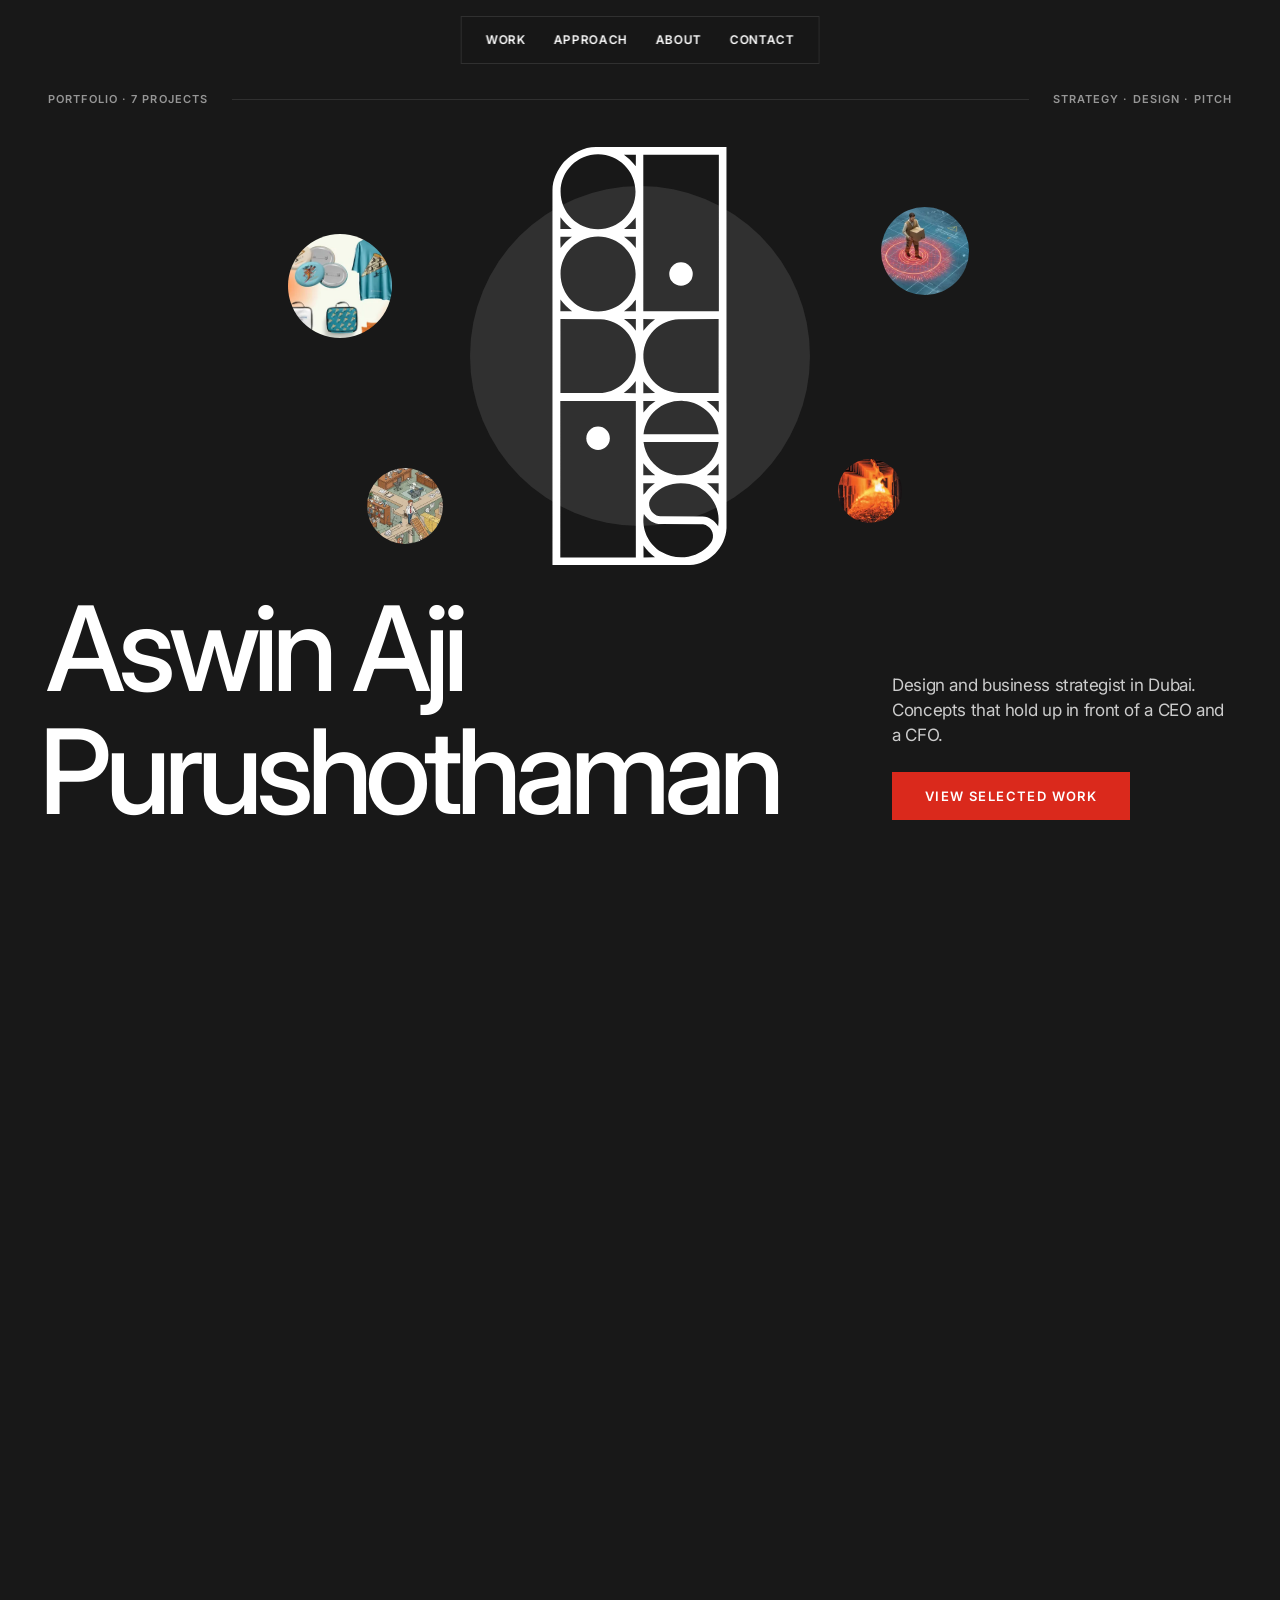
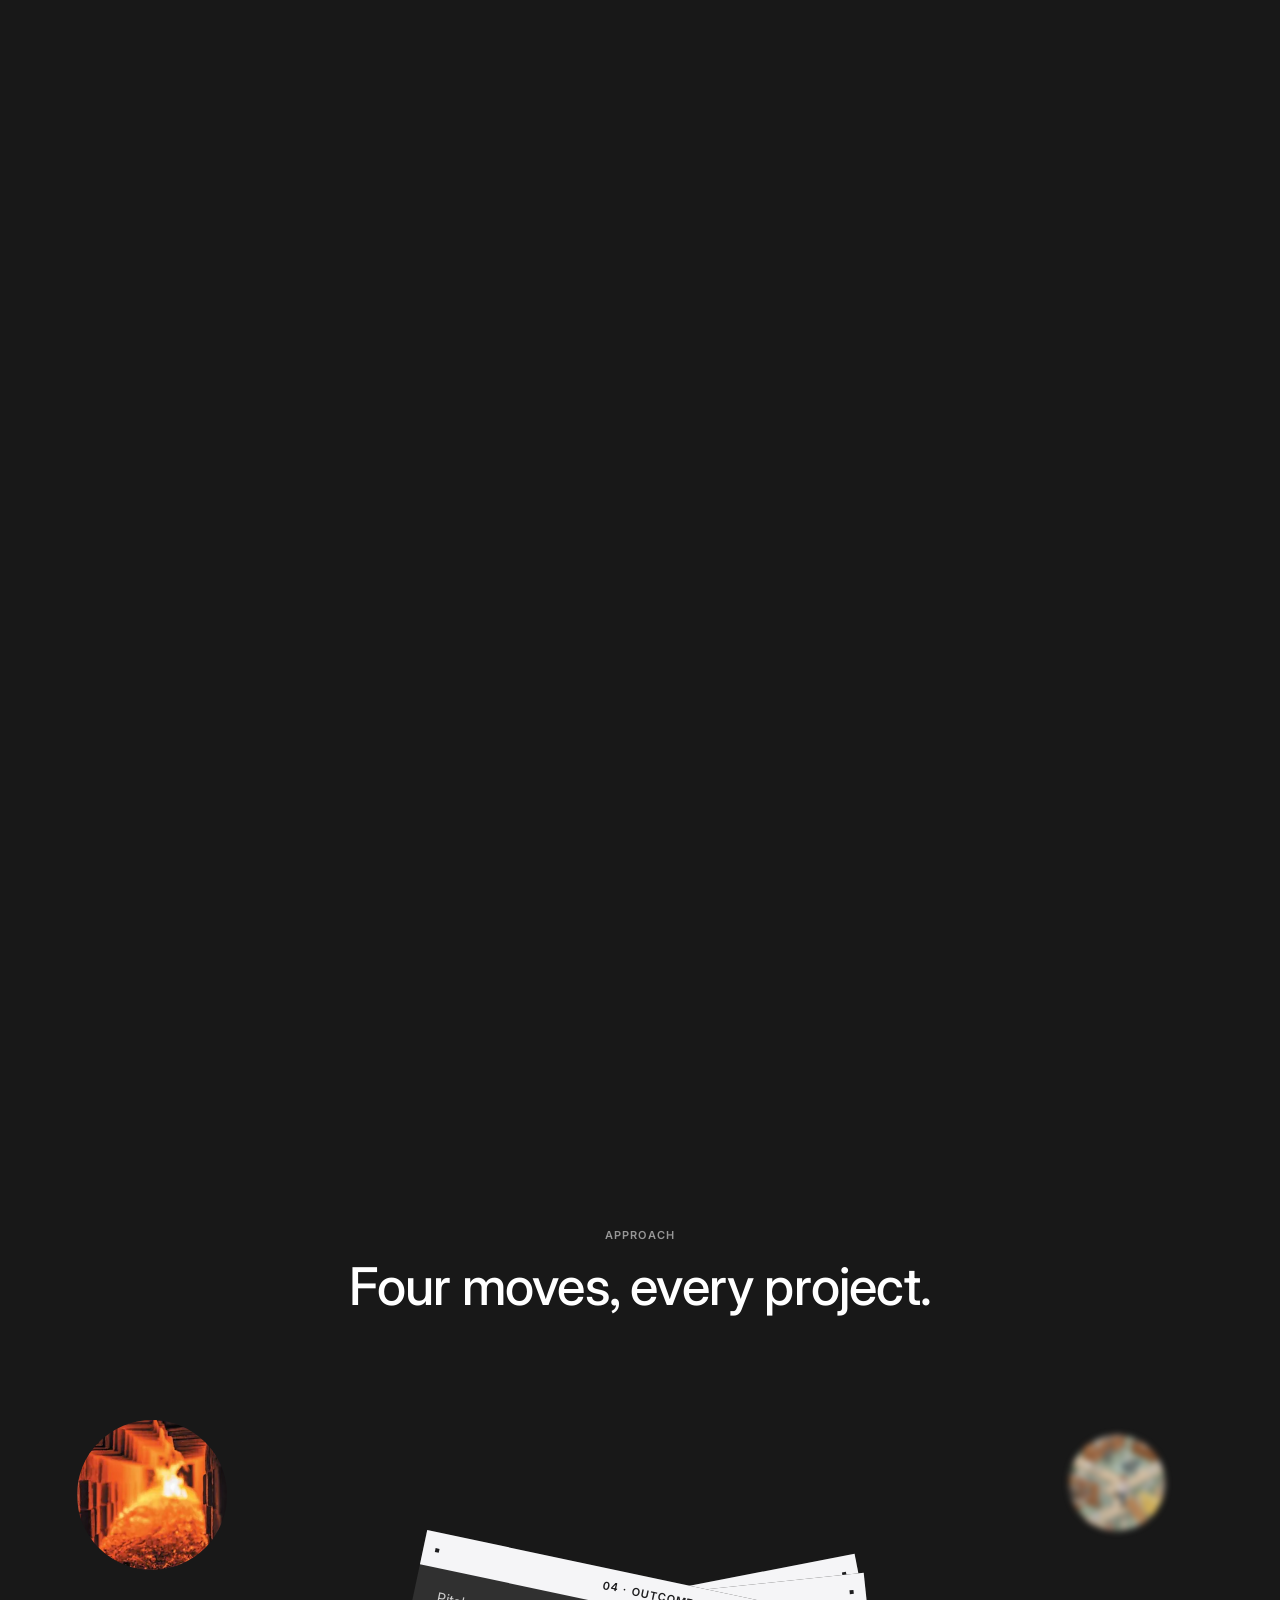
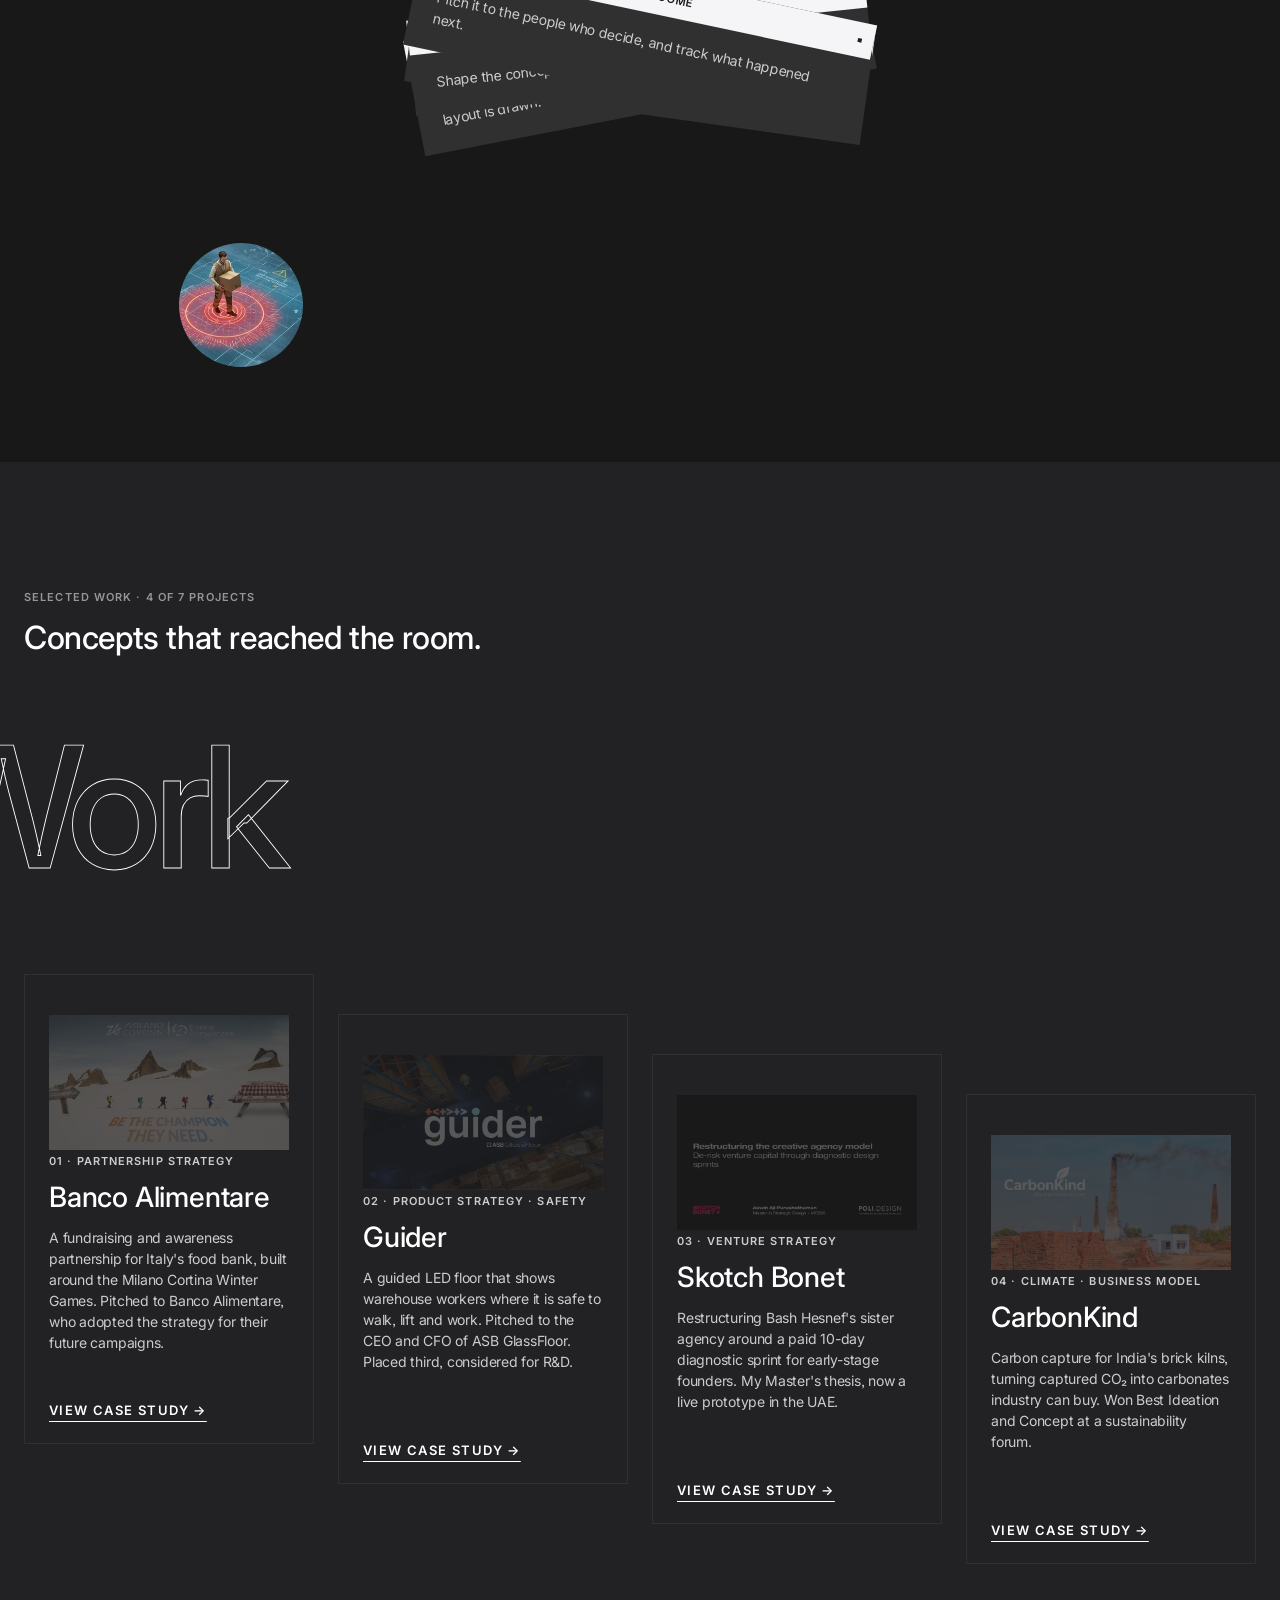
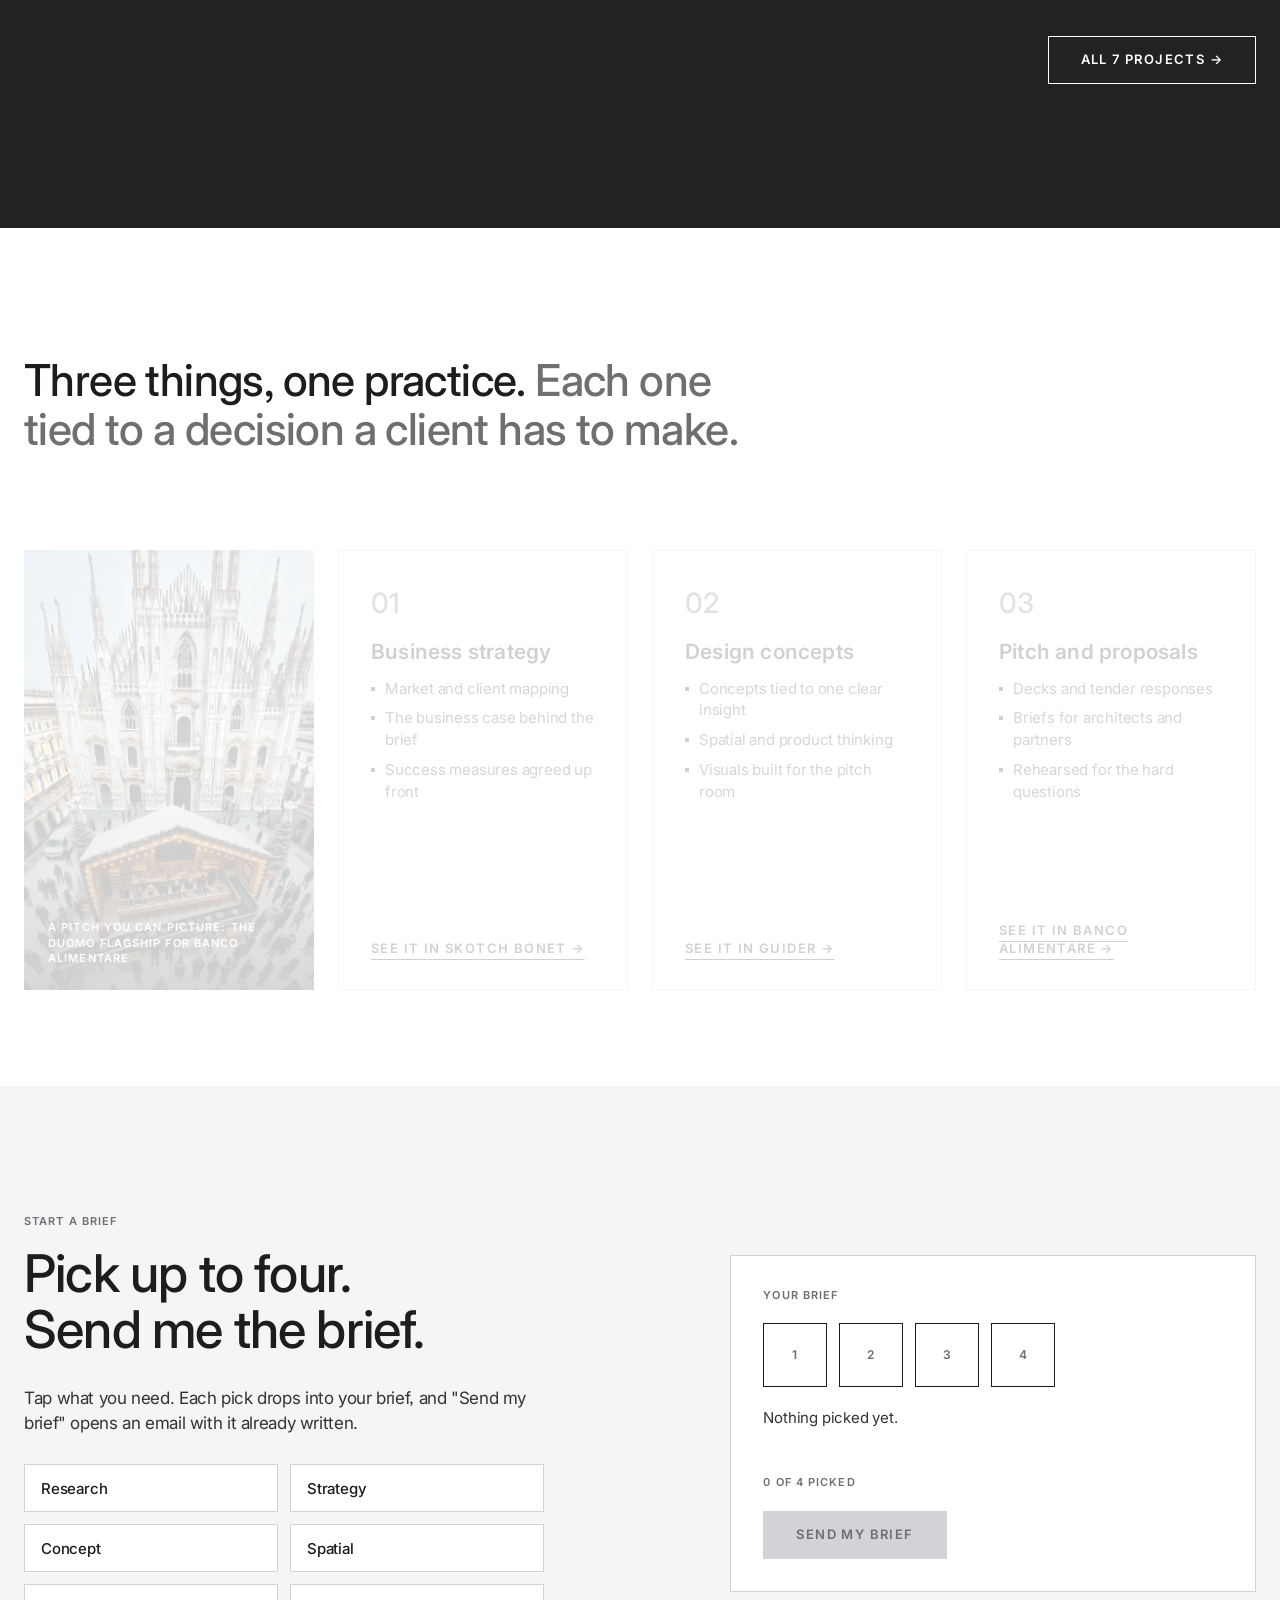
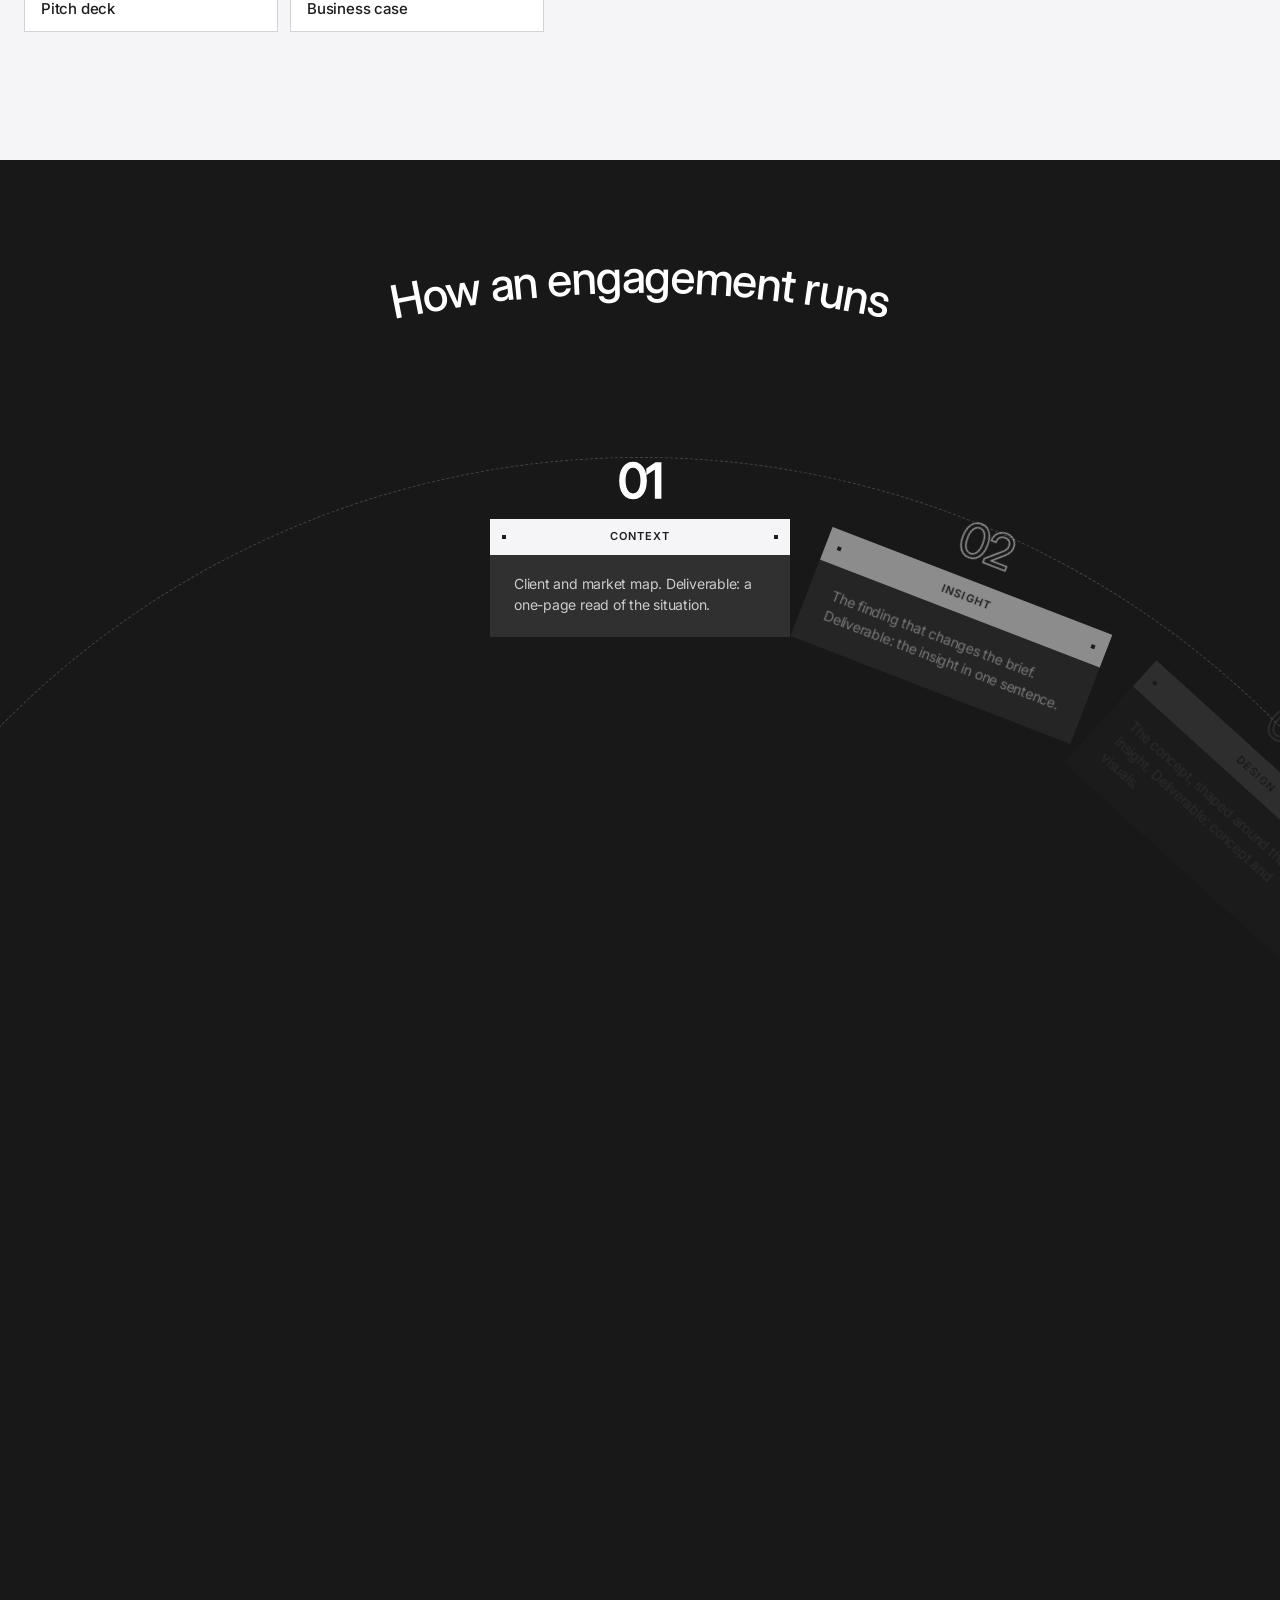
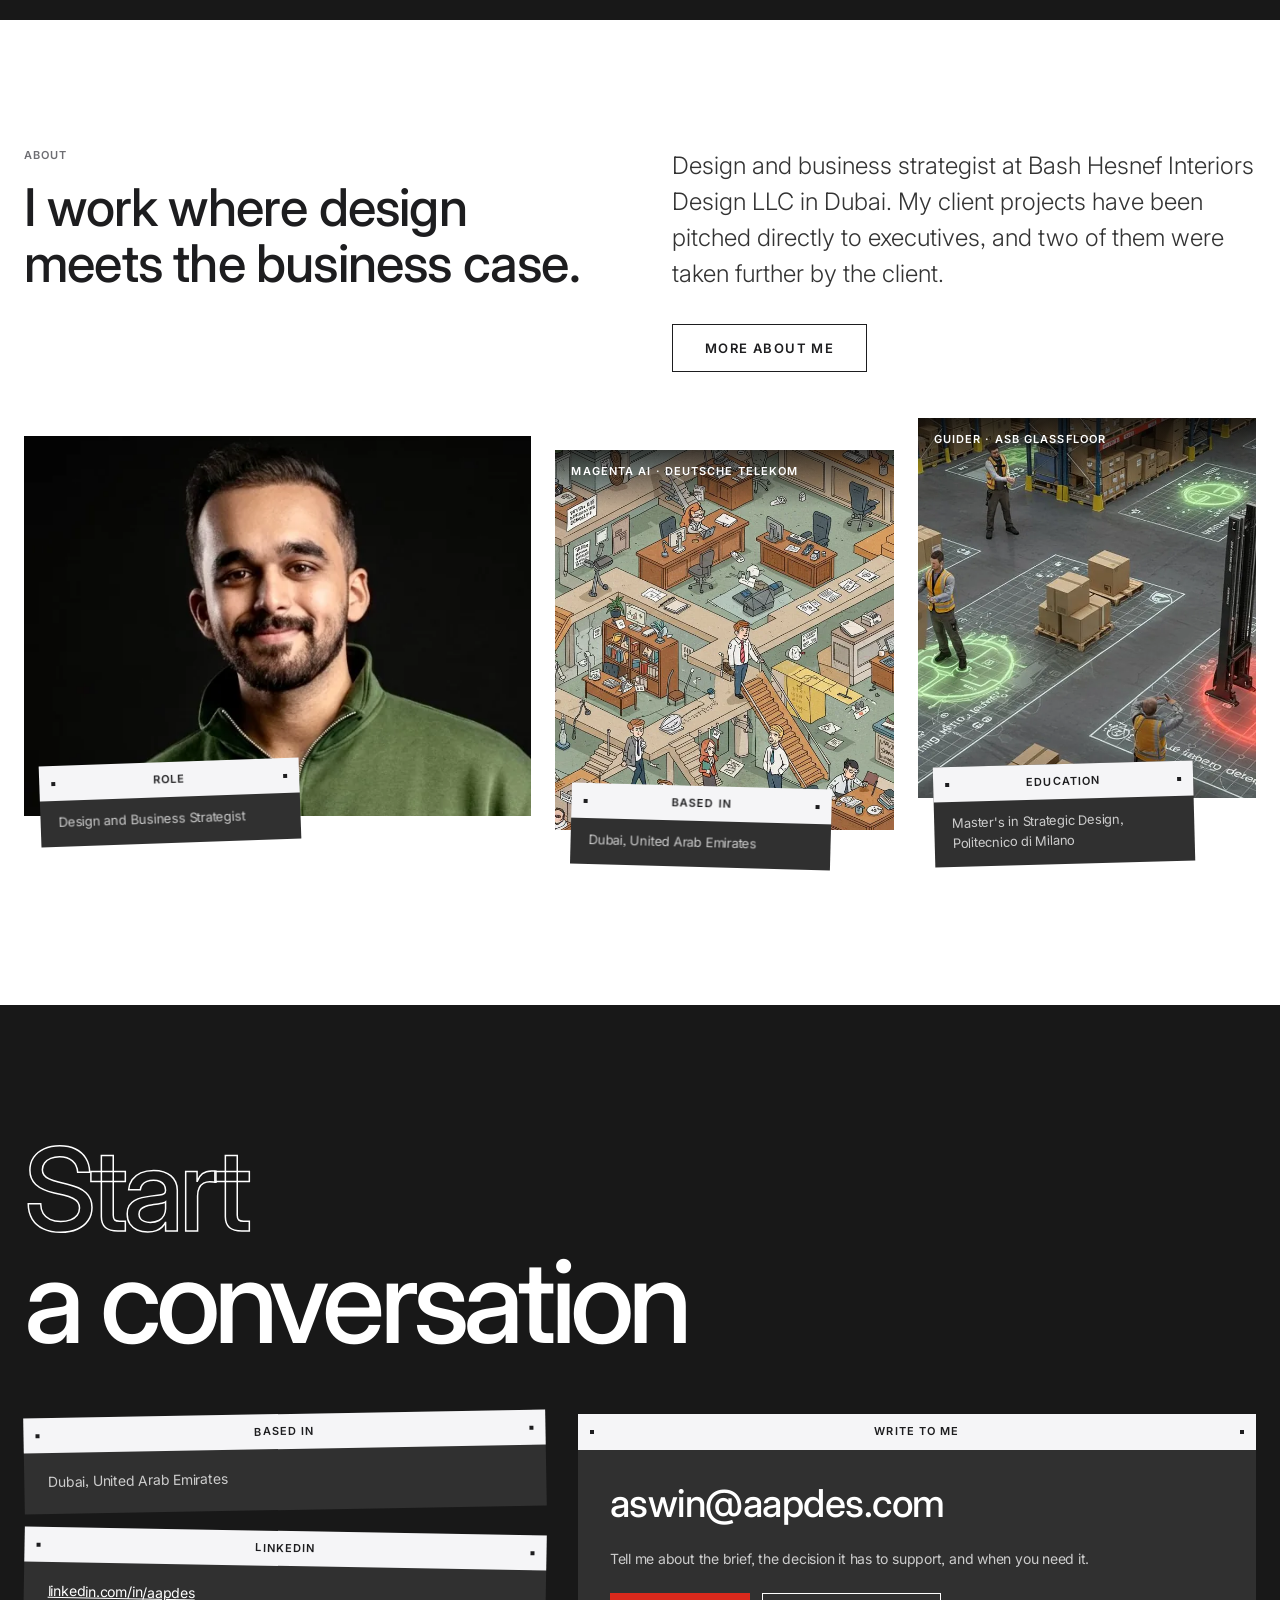
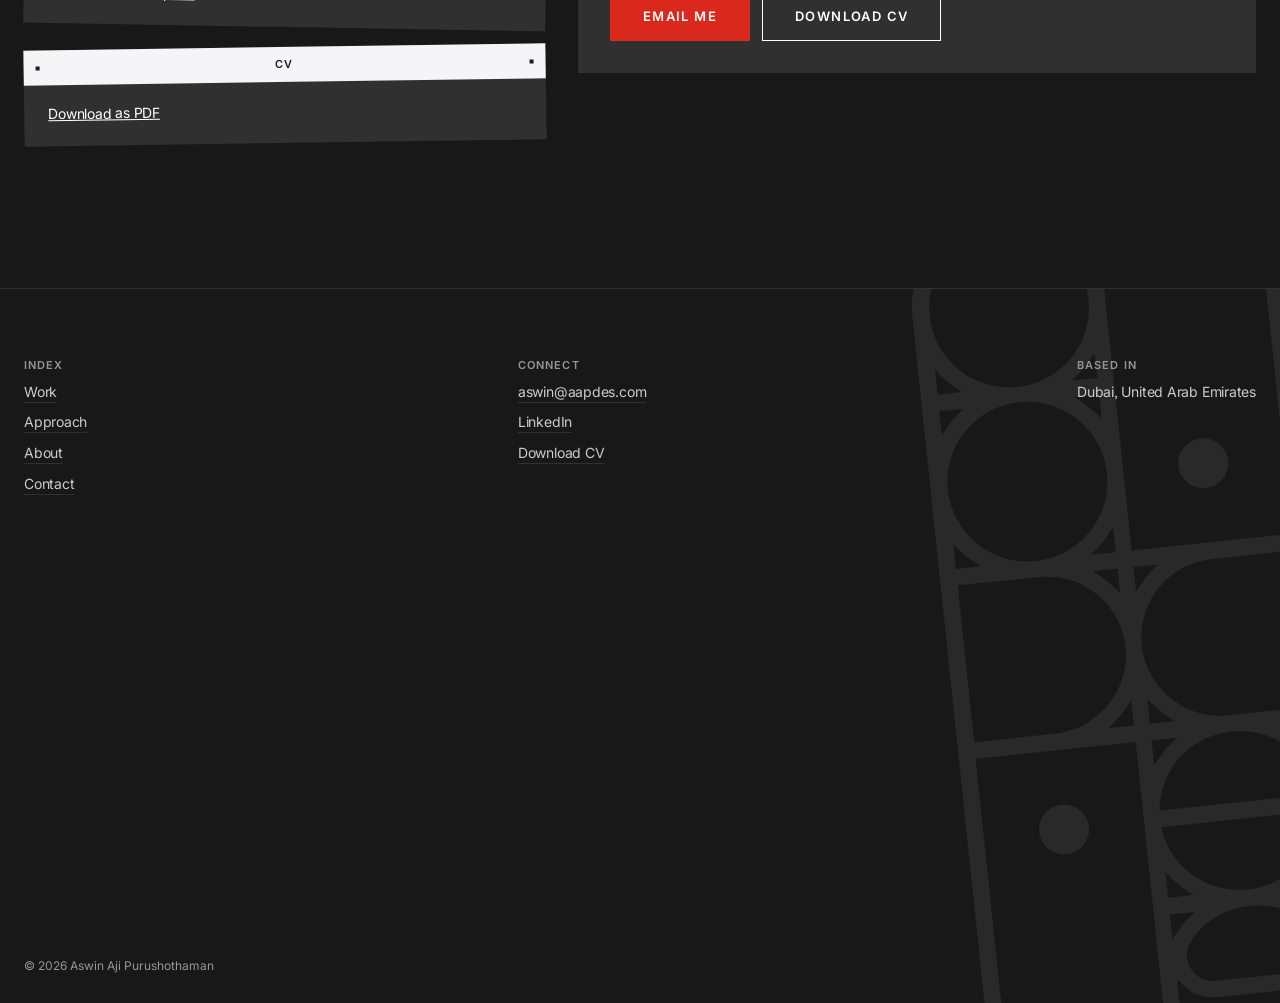
<file: index.html>
<!DOCTYPE html>
<html lang="en">
<head>
<meta charset="utf-8">
<meta name="viewport" content="width=device-width, initial-scale=1">
<title>Aswin Aji Purushothaman · Design and business strategist, Dubai</title>
<meta name="description" content="Aswin Aji is a design and business strategist in Dubai. Strategy, design concepts and pitches that hold up in front of a CEO and a CFO.">
<link rel="canonical" href="https://www.aapdes.com/">
<meta property="og:type" content="website">
<meta property="og:title" content="Aswin Aji Purushothaman · Design and business strategist, Dubai">
<meta property="og:description" content="Aswin Aji is a design and business strategist in Dubai. Strategy, design concepts and pitches that hold up in front of a CEO and a CFO.">
<meta property="og:url" content="https://www.aapdes.com/">
<meta property="og:image" content="https://www.aapdes.com/assets/img/og.jpg">
<meta name="twitter:card" content="summary_large_image">
<meta name="theme-color" content="#181818">
<link rel="icon" href="/assets/favicon.svg" type="image/svg+xml">
<script>(function(){if(!matchMedia('(prefers-reduced-motion: reduce)').matches){document.documentElement.classList.add('motion');}})();</script>
<link rel="preconnect" href="https://fonts.googleapis.com">
<link rel="preconnect" href="https://fonts.gstatic.com" crossorigin>
<link href="https://fonts.googleapis.com/css2?family=Inter:ital,wght@0,300;0,400;0,500;0,600;1,300;1,400&amp;display=swap" rel="stylesheet">
<link rel="stylesheet" href="/assets/css/base.css">
<link rel="stylesheet" href="/assets/css/components.css">
<link rel="stylesheet" href="/assets/css/home.css">
</head>
<body class="home">
<a class="skip" href="#main">Skip to content</a>
<nav class="nav" id="nav" aria-label="Primary">
  <a class="brand" href="/" aria-label="Aswin Aji Purushothaman, home"><span class="nav-logo" id="navLogo"><img src="/assets/img/logo.svg" alt="" width="13" height="30"></span><span class="name">Aswin Aji Purushothaman</span></a>
  <button class="nav-toggle" id="navToggle" type="button" aria-expanded="false" aria-controls="navLinks"><i aria-hidden="true"></i>Menu</button>
  <div class="nav-links" id="navLinks">
    <a href="/work/">Work</a>
    <a href="/#approach">Approach</a>
    <a href="/about/">About</a>
    <a href="/contact/">Contact</a>
  </div>
</nav>
<main id="main">

<!-- 1 + 2: hero that wipes into the statement (M1 M2 M3 M4) -->
<img class="logo-fly" id="logoFly" src="/assets/img/logo.svg" alt="" aria-hidden="true" width="176" height="420">
<section class="wipe" id="wipe" aria-label="Introduction">
  <div class="wipe-stage" id="stage">
    <div class="hero-stage">
      <div class="circle" id="circle"></div>
      <div class="props" id="props">
        <div class="logo-mark" id="heroLogo"><img src="/assets/img/logo.svg" alt="Aswin Aji Purushothaman logo" width="176" height="420" fetchpriority="high"></div>
        <div class="chip c1" aria-hidden="true"><img src="/assets/img/chip-banco.webp" alt="" width="240" height="240"></div>
        <div class="chip c2" aria-hidden="true"><img src="/assets/img/chip-guider.webp" alt="" width="240" height="240"></div>
        <div class="chip c3" aria-hidden="true"><img src="/assets/img/chip-carbonkind.webp" alt="" width="240" height="240"></div>
        <div class="chip c4" aria-hidden="true"><img src="/assets/img/chip-magenta.webp" alt="" width="240" height="240"></div>
      </div>
    </div>

    <div class="hero" id="hero">
      <div class="hero-meta label"><span>Portfolio · 7 projects</span><i></i><span>Strategy · Design · Pitch</span></div>
      <div class="hero-bottom">
        <h1 class="wordmark"><span>Aswin Aji</span> <span>Purushothaman</span></h1>
        <div class="hero-copy">
          <p>Design and business strategist in Dubai. Concepts that hold up in front of a CEO and a CFO.</p>
          <a class="btn btn-primary" href="#work">View selected work</a>
        </div>
      </div>
    </div>

    <div class="statement" id="statement">
      <div class="statement-inner">
        <span class="label">How I work</span>
        <h2 id="claim">Good-looking is the minimum. The work has to <em>make a decision easier</em>, <span class="ichip" aria-hidden="true"><img src="/assets/img/ichip-banco.webp" alt="" width="160" height="80"></span> a pitch stronger, and a business case <span class="ichip" aria-hidden="true"><img src="/assets/img/ichip-guider.webp" alt="" width="160" height="80"></span> clearer.</h2>
        <p class="sub">Strategy and design are one practice here. Every concept is built to survive a CEO's questions and a CFO's spreadsheet.</p>
      </div>
    </div>
    <div class="wipe-out" id="wipeOut"></div>
  </div>
</section>

<!-- 3: four moves (M5 M6) -->
<section class="moves" id="approach">
  <div class="prop p1" aria-hidden="true"><img src="/assets/img/chip-carbonkind.webp" alt="" width="192" height="192" loading="lazy"></div>
  <div class="prop p2" aria-hidden="true"><img src="/assets/img/chip-magenta.webp" alt="" width="192" height="192" loading="lazy"></div>
  <div class="prop p3" aria-hidden="true"><img src="/assets/img/chip-guider.webp" alt="" width="192" height="192" loading="lazy"></div>
  <div class="sec-head"><span class="label">Approach</span><h2>Four moves, every project.</h2></div>
  <div class="plates" id="plates">
    <div class="plate "><header class="label">01 · Context</header><div class="pb">Map the client, the market and the constraint before a single layout is drawn.</div></div>
    <div class="plate "><header class="label">02 · Insight</header><div class="pb">Find the one finding that changes the brief, and say it in a sentence.</div></div>
    <div class="plate "><header class="label">03 · Design</header><div class="pb">Shape the concept so every choice traces back to that insight.</div></div>
    <div class="plate "><header class="label">04 · Outcome</header><div class="pb">Pitch it to the people who decide, and track what happened next.</div></div>
  </div>
</section>

<!-- 4: selected work teaser (M7 M8) -->
<section class="work" id="work">
  <div class="work-top"><span class="label">Selected work · 4 of 7 projects</span><span class="small">Concepts that reached the room.</span></div>
  <div class="outline-word" id="ow" aria-hidden="true">Work</div>
  <h2 class="sr-only">Selected work</h2>
  <div class="cards" id="cards">
    <a class="card" href="/work/banco-alimentare/"><span class="fill"></span><div class="card-in">
      <div class="ph"><img src="/work/banco-alimentare/img/hero.webp" alt="Campaign title slide with the Milano Cortina and Banco Alimentare logos: &quot;Be the champion they need&quot;" width="1600" height="900" loading="lazy" decoding="async"></div>
      <span class="label">01 · Partnership strategy</span><h3>Banco Alimentare</h3>
      <p>A fundraising and awareness partnership for Italy's food bank, built around the Milano Cortina Winter Games. Pitched to Banco Alimentare, who adopted the strategy for their future campaigns.</p><span class="more">View case study →</span></div></a>
    <a class="card" href="/work/guider/"><span class="fill"></span><div class="card-in">
      <div class="ph"><img src="/work/guider/img/hero.webp" alt="Guider logo with ASB GlassFloor, over an aerial view of a warehouse" width="1600" height="900" loading="lazy" decoding="async"></div>
      <span class="label">02 · Product strategy · Safety</span><h3>Guider</h3>
      <p>A guided LED floor that shows warehouse workers where it is safe to walk, lift and work. Pitched to the CEO and CFO of ASB GlassFloor. Placed third, considered for R&amp;D.</p><span class="more">View case study →</span></div></a>
    <a class="card" href="/work/skotch-bonet/"><span class="fill"></span><div class="card-in">
      <div class="ph"><img src="/work/skotch-bonet/img/hero.webp" alt="Thesis title slide: Restructuring the creative agency model, with the Skotch Bonet and Poli.Design logos" width="1600" height="900" loading="lazy" decoding="async"></div>
      <span class="label">03 · Venture strategy</span><h3>Skotch Bonet</h3>
      <p>Restructuring Bash Hesnef's sister agency around a paid 10-day diagnostic sprint for early-stage founders. My Master's thesis, now a live prototype in the UAE.</p><span class="more">View case study →</span></div></a>
    <a class="card" href="/work/carbonkind/"><span class="fill"></span><div class="card-in">
      <div class="ph"><img src="/work/carbonkind/img/hero.webp" alt="CarbonKind logo over brick kiln chimneys in India" width="1600" height="900" loading="lazy" decoding="async"></div>
      <span class="label">04 · Climate · Business model</span><h3>CarbonKind</h3>
      <p>Carbon capture for India's brick kilns, turning captured CO₂ into carbonates industry can buy. Won Best Ideation and Concept at a sustainability forum.</p><span class="more">View case study →</span></div></a>
  </div>
  <div class="work-all"><a class="btn btn-outline" href="/work/">All 7 projects →</a></div>
</section>

<!-- 5: capabilities (M9) -->
<section class="caps light" id="caps">
  <div class="inner">
    <h2>Three things, one practice. <span>Each one tied to a decision a client has to make.</span></h2>
    <div class="cap-row" id="capRow">
      <div class="tile"><img src="/assets/img/tile-banco-flagship.webp" alt="Concept render of a flagship store in front of Milan's Duomo" width="640" height="900" loading="lazy"><span class="label">A pitch you can picture: the Duomo flagship for Banco Alimentare</span></div>
      <a class="cap" href="/work/skotch-bonet/"><span class="n">01</span><h3>Business strategy</h3><ul><li>Market and client mapping</li><li>The business case behind the brief</li><li>Success measures agreed up front</li></ul><span class="more">See it in Skotch Bonet →</span></a>
      <a class="cap" href="/work/guider/"><span class="n">02</span><h3>Design concepts</h3><ul><li>Concepts tied to one clear insight</li><li>Spatial and product thinking</li><li>Visuals built for the pitch room</li></ul><span class="more">See it in Guider →</span></a>
      <a class="cap" href="/work/banco-alimentare/"><span class="n">03</span><h3>Pitch and proposals</h3><ul><li>Decks and tender responses</li><li>Briefs for architects and partners</li><li>Rehearsed for the hard questions</li></ul><span class="more">See it in Banco Alimentare →</span></a>
    </div>
  </div>
</section>

<!-- scope builder (M10) -->
<section class="builder parch" id="scope">
  <div class="inner">
    <div class="left">
      <div class="sec-head"><span class="label">Start a brief</span><h2>Pick up to four. Send me the brief.</h2></div>
      <p>Tap what you need. Each pick drops into your brief, and "Send my brief" opens an email with it already written.</p>
      <div class="bchips" role="group" aria-label="What do you need?">
        <button class="bchip" type="button" data-k="Research" aria-pressed="false">Research</button>
        <button class="bchip" type="button" data-k="Strategy" aria-pressed="false">Strategy</button>
        <button class="bchip" type="button" data-k="Concept" aria-pressed="false">Concept</button>
        <button class="bchip" type="button" data-k="Spatial" aria-pressed="false">Spatial</button>
        <button class="bchip" type="button" data-k="Pitch deck" aria-pressed="false">Pitch deck</button>
        <button class="bchip" type="button" data-k="Business case" aria-pressed="false">Business case</button>
      </div>
    </div>
    <div class="panel">
      <span class="label">Your brief</span>
      <div class="slots" id="slots">
        <button class="slot" type="button" aria-label="Slot 1, empty">1</button>
        <button class="slot" type="button" aria-label="Slot 2, empty">2</button>
        <button class="slot" type="button" aria-label="Slot 3, empty">3</button>
        <button class="slot" type="button" aria-label="Slot 4, empty">4</button>
      </div>
      <p class="status" id="bstatus" aria-live="polite">Nothing picked yet.</p>
      <span class="label" id="bcount">0 of 4 picked</span>
      <a class="btn btn-primary" id="bsend" role="button" aria-disabled="true" data-email="aswin@aapdes.com">Send my brief</a>
    </div>
  </div>
</section>

<!-- 7: engagement arc (M11) -->
<section class="arc" id="arc" aria-label="How an engagement runs">
  <div class="arc-stage" id="arcStage">
    <svg class="arc-head" viewBox="0 0 960 130" aria-hidden="true"><path id="headPath" d="M60 120Q480 -30 900 120" fill="none"/><text font-size="46" font-weight="500" fill="#fff" letter-spacing="-1.4" font-family="Inter,-apple-system,system-ui,sans-serif"><textPath href="#headPath" startOffset="50%" text-anchor="middle">How an engagement runs</textPath></text></svg>
    <h2 class="sr-only">How an engagement runs</h2>
    <div class="ring" id="ring"></div>
    <div class="steps" id="steps">
      <article class="step"><div class="num" aria-hidden="true">01</div><div class="plate "><header class="label">Context</header><div class="pb">Client and market map. Deliverable: a one-page read of the situation.</div></div></article>
      <article class="step"><div class="num" aria-hidden="true">02</div><div class="plate "><header class="label">Insight</header><div class="pb">The finding that changes the brief. Deliverable: the insight in one sentence.</div></div></article>
      <article class="step"><div class="num" aria-hidden="true">03</div><div class="plate "><header class="label">Design</header><div class="pb">The concept, shaped around that insight. Deliverable: concept and visuals.</div></div></article>
      <article class="step"><div class="num" aria-hidden="true">04</div><div class="plate "><header class="label">Outcome</header><div class="pb">The pitch and what follows. Deliverable: deck and a measure of success.</div></div></article>
    </div>
  </div>
</section>

<!-- 8: about (M6) -->
<section class="about light" id="about">
  <div class="inner">
    <div class="top">
      <div class="sec-head"><span class="label">About</span><h2>I work where design meets the business case.</h2></div>
      <div class="copy">
        <p class="lead">Design and business strategist at Bash Hesnef Interiors Design LLC in Dubai. My client projects have been pitched directly to executives, and two of them were taken further by the client.</p>
        <a class="btn btn-outline" href="/about/">More about me</a>
      </div>
    </div>
    <div class="collage" id="collage">
      <figure class="shot portrait"><img src="/assets/img/portrait-square.webp" alt="Portrait of Aswin Aji Purushothaman" width="576" height="576" loading="lazy"></figure>
      <figure class="shot"><img src="/assets/img/collage-magenta.webp" alt="Illustration of a busy open-plan office from the Magenta AI research" width="640" height="900" loading="lazy"><figcaption class="label">Magenta AI · Deutsche Telekom</figcaption></figure>
      <figure class="shot"><img src="/assets/img/collage-guider.webp" alt="Render of Guider lighting safe zones on a warehouse floor" width="640" height="900" loading="lazy"><figcaption class="label">Guider · ASB GlassFloor</figcaption></figure>
      <div class="plate pa"><header class="label">Role</header><div class="pb">Design and Business Strategist</div></div>
      <div class="plate pb2"><header class="label">Based in</header><div class="pb">Dubai, United Arab Emirates</div></div>
      <div class="plate pc"><header class="label">Education</header><div class="pb">Master's in Strategic Design, Politecnico di Milano</div></div>
    </div>
  </div>
</section>

<!-- 9: contact -->
<section class="contact" id="contact" aria-labelledby="contactHead">
  <div class="inner">
    <h2 class="duo" id="contactHead"><span class="outline">Start</span> <span>a conversation</span></h2>
    <div class="contact-grid">
      <div class="info">
        <div class="plate "><header class="label">Based in</header><div class="pb">Dubai, United Arab Emirates</div></div>
        <div class="plate "><header class="label">LinkedIn</header><div class="pb"><a href="https://www.linkedin.com/in/aapdes/" rel="noopener">linkedin.com/in/aapdes</a></div></div>
        <div class="plate "><header class="label">CV</header><div class="pb"><a href="/assets/cv/Aswin-Aji-Purushothaman-CV.pdf" download>Download as PDF</a></div></div>
      </div>
      <div class="plate reach"><header class="label">Write to me</header><div class="pb">
        <a class="big" href="mailto:aswin@aapdes.com">aswin@aapdes.com</a>
        <p>Tell me about the brief, the decision it has to support, and when you need it.</p>
        <div class="row"><a class="btn btn-primary" href="mailto:aswin@aapdes.com">Email me</a><a class="btn btn-outline" href="/assets/cv/Aswin-Aji-Purushothaman-CV.pdf" download>Download CV</a></div>
      </div></div>
    </div>
  </div>
</section>
</main>
<footer class="foot" id="foot">
  <img class="foot-logo" src="/assets/img/logo.svg" alt="" aria-hidden="true" width="474" height="1136" loading="lazy">
  <div class="cols">
    <div class="col"><b>Index</b><a href="/work/">Work</a><a href="/#approach">Approach</a><a href="/about/">About</a><a href="/contact/">Contact</a></div>
    <div class="col"><b>Connect</b><a href="mailto:aswin@aapdes.com">aswin@aapdes.com</a><a href="https://www.linkedin.com/in/aapdes/" rel="noopener">LinkedIn</a><a href="/assets/cv/Aswin-Aji-Purushothaman-CV.pdf" download>Download CV</a></div>
    <div class="col"><b>Based in</b><span>Dubai, United Arab Emirates</span></div>
  </div>
  <div class="fw-wrap"><div class="fw" id="fw" aria-hidden="true"><span>Aswin Aji</span> <span>Purushothaman</span></div></div>
  <div class="legal">© 2026 Aswin Aji Purushothaman</div>
</footer>
<script src="/assets/js/site.js" defer></script>
<script src="/assets/js/builder.js" defer></script>
<script src="/assets/js/home.js" defer></script>
</body>
</html>
</file>
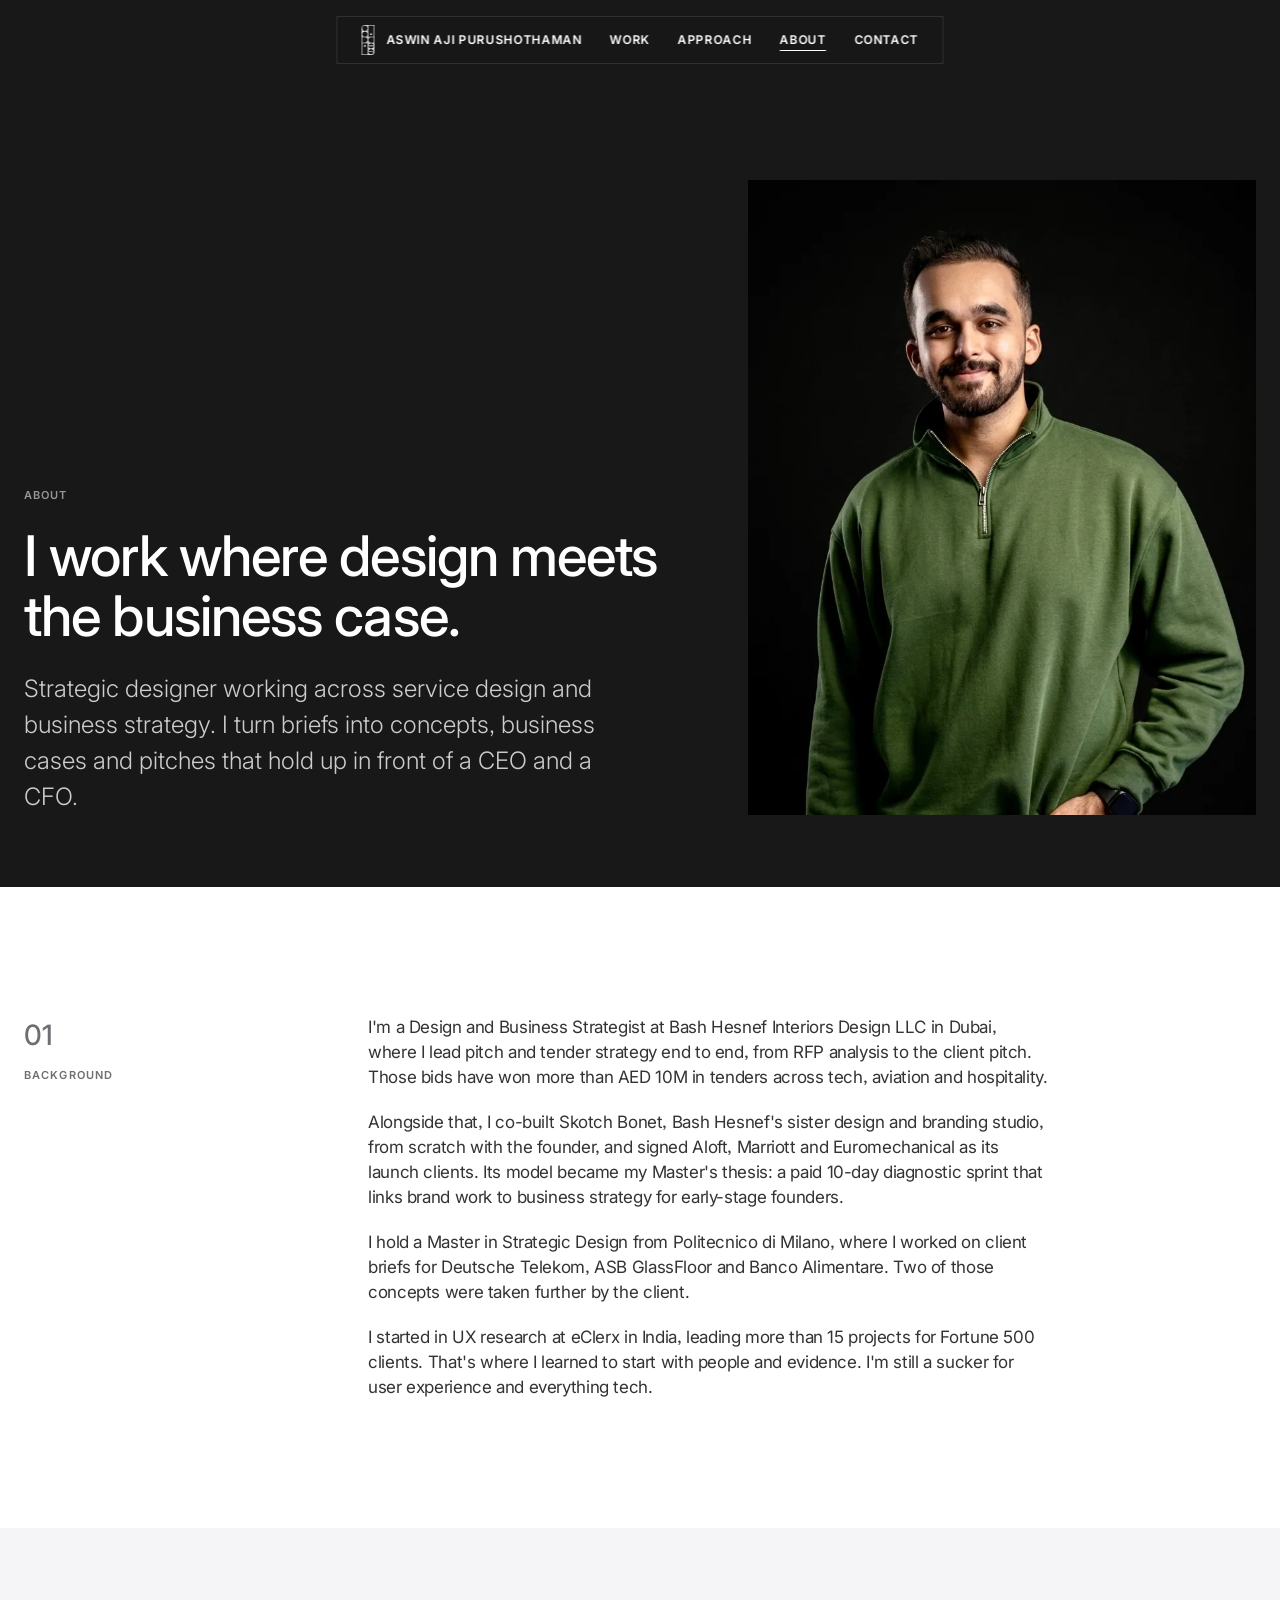
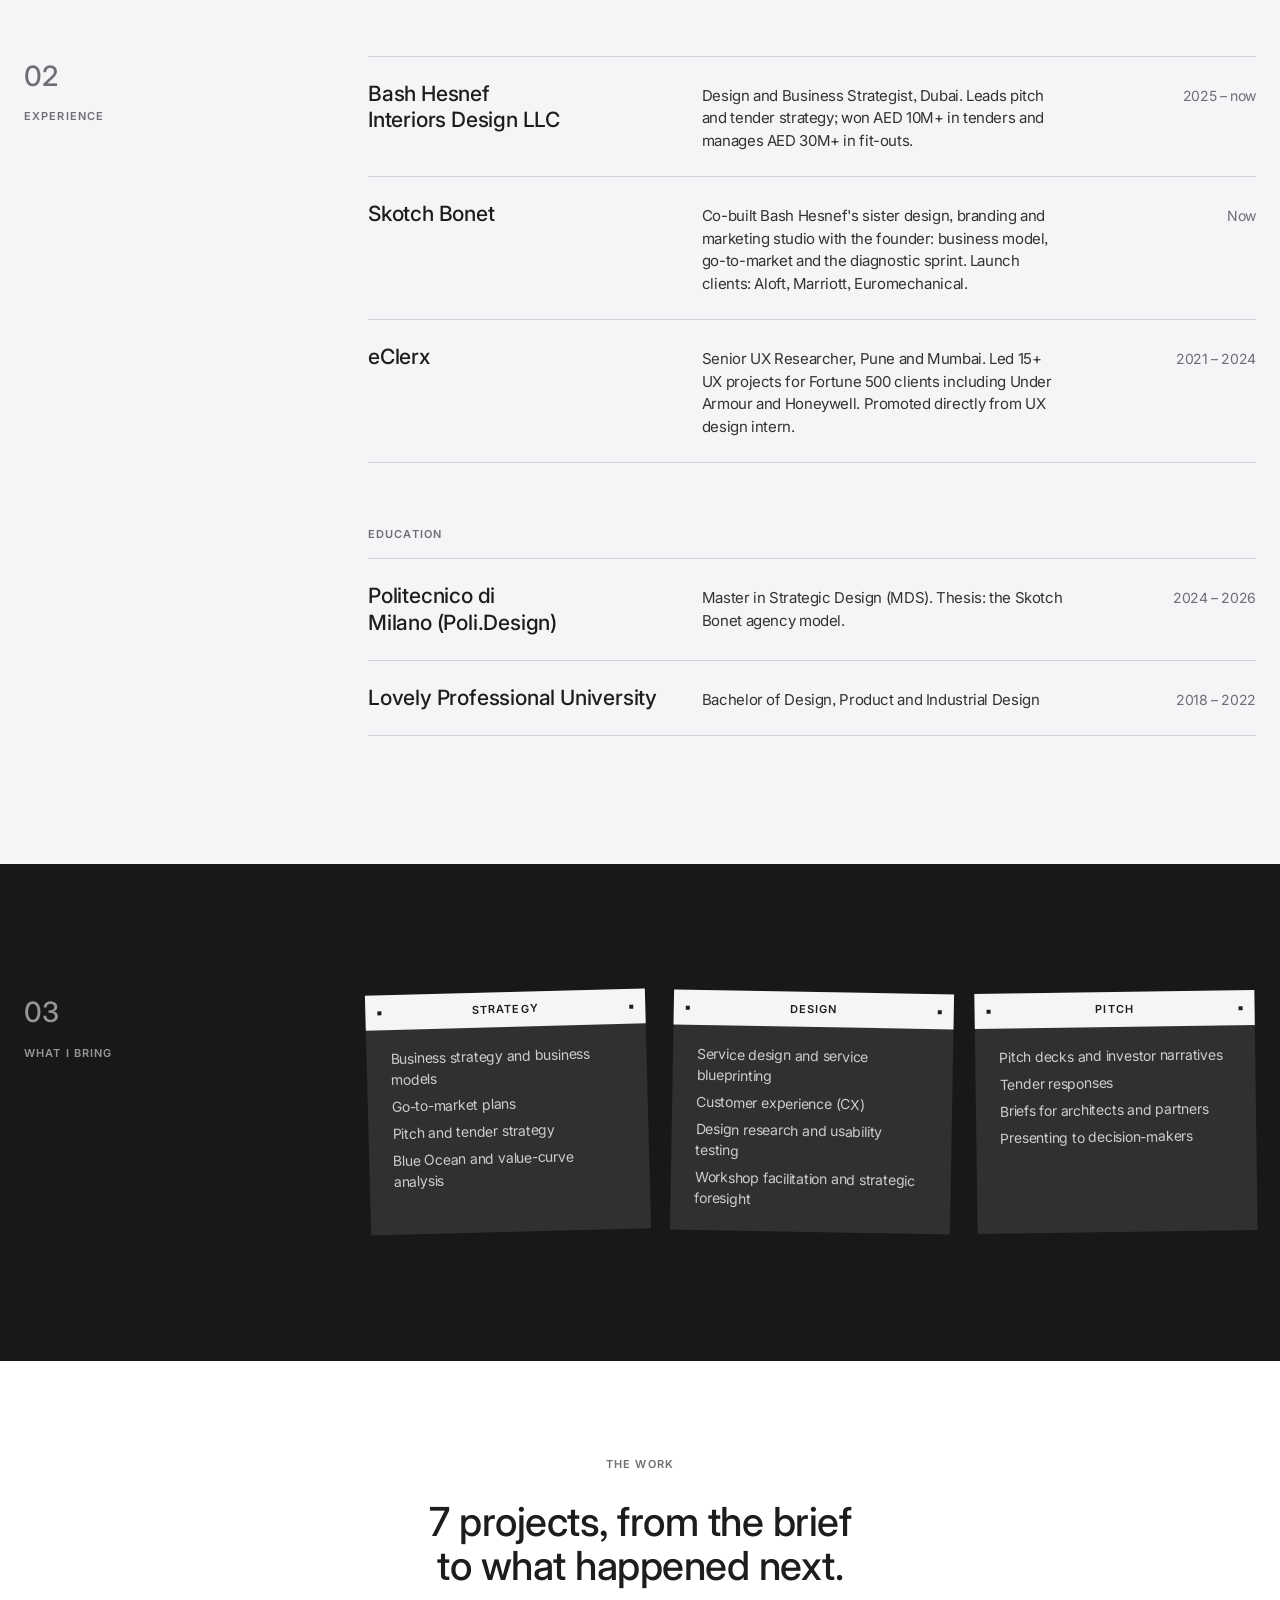
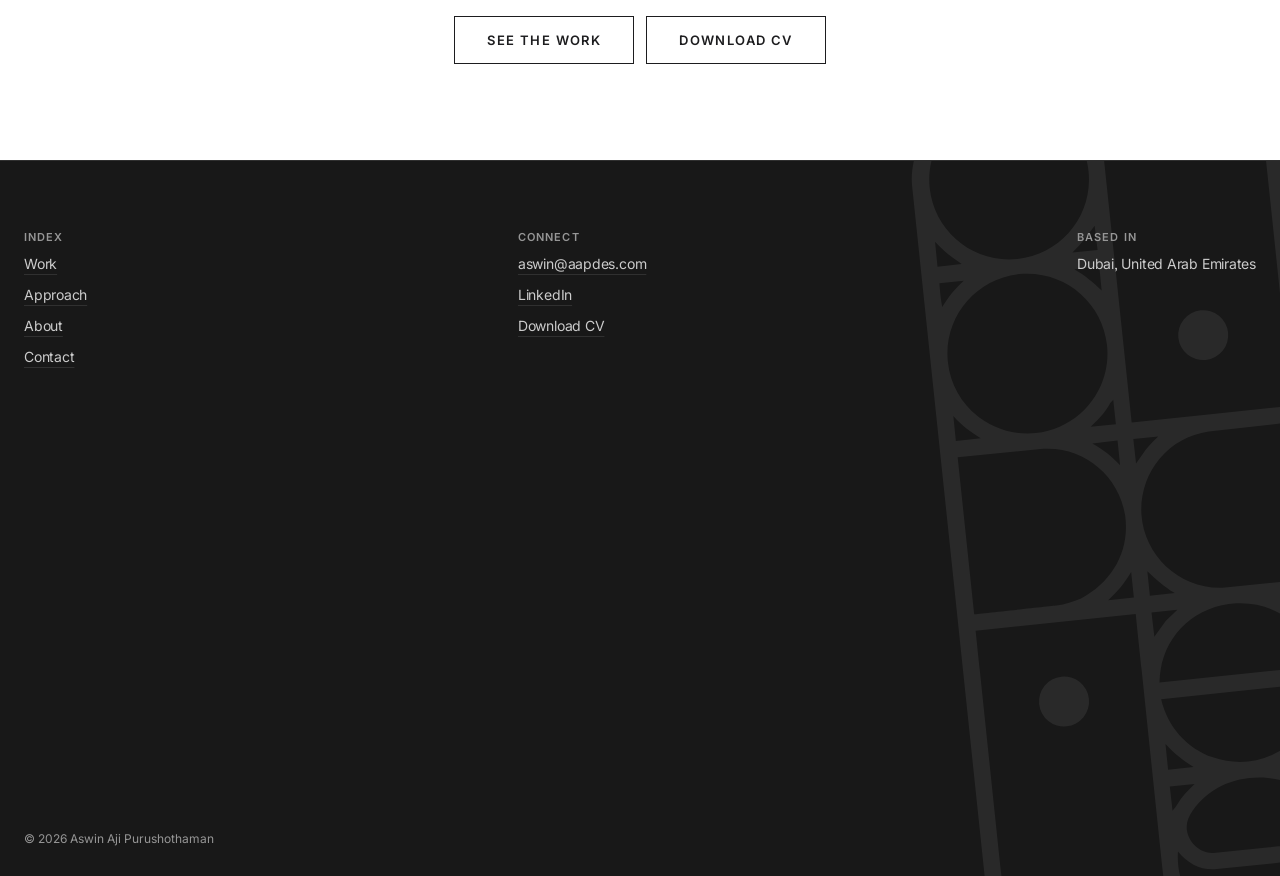
<file: about/index.html>
<!DOCTYPE html>
<html lang="en">
<head>
<meta charset="utf-8">
<meta name="viewport" content="width=device-width, initial-scale=1">
<title>About · Aswin Aji Purushothaman</title>
<meta name="description" content="Aswin Aji Purushothaman: Strategic designer working across service design and business strategy. I turn briefs into concepts, business cases and pitches that hold up in front of a CEO and a CFO.">
<link rel="canonical" href="https://www.aapdes.com/about/">
<meta property="og:type" content="website">
<meta property="og:title" content="About · Aswin Aji Purushothaman">
<meta property="og:description" content="Aswin Aji Purushothaman: Strategic designer working across service design and business strategy. I turn briefs into concepts, business cases and pitches that hold up in front of a CEO and a CFO.">
<meta property="og:url" content="https://www.aapdes.com/about/">
<meta property="og:image" content="https://www.aapdes.com/assets/img/og.jpg">
<meta name="twitter:card" content="summary_large_image">
<meta name="theme-color" content="#181818">
<link rel="icon" href="/assets/favicon.svg" type="image/svg+xml">
<script>(function(){if(!matchMedia('(prefers-reduced-motion: reduce)').matches){document.documentElement.classList.add('motion');}})();</script>
<link rel="preconnect" href="https://fonts.googleapis.com">
<link rel="preconnect" href="https://fonts.gstatic.com" crossorigin>
<link href="https://fonts.googleapis.com/css2?family=Inter:ital,wght@0,300;0,400;0,500;0,600;1,300;1,400&amp;display=swap" rel="stylesheet">
<link rel="stylesheet" href="/assets/css/base.css">
<link rel="stylesheet" href="/assets/css/pages.css">
</head>
<body class="">
<a class="skip" href="#main">Skip to content</a>
<nav class="nav" id="nav" aria-label="Primary">
  <a class="brand" href="/" aria-label="Aswin Aji Purushothaman, home"><span class="nav-logo" id="navLogo"><img src="/assets/img/logo.svg" alt="" width="13" height="30"></span><span class="name">Aswin Aji Purushothaman</span></a>
  <button class="nav-toggle" id="navToggle" type="button" aria-expanded="false" aria-controls="navLinks"><i aria-hidden="true"></i>Menu</button>
  <div class="nav-links" id="navLinks">
    <a href="/work/">Work</a>
    <a href="/#approach">Approach</a>
    <a href="/about/" aria-current="page">About</a>
    <a href="/contact/">Contact</a>
  </div>
</nav>
<main id="main">

<section class="page-hero about-hero" aria-labelledby="aboutHead">
  <div class="wrap">
    <div style="display:flex;flex-direction:column;gap:24px">
      <span class="label eyebrow">About</span>
      <h1 id="aboutHead">I work where design meets the business case.</h1>
      <p class="lead">Strategic designer working across service design and business strategy. I turn briefs into concepts, business cases and pitches that hold up in front of a CEO and a CFO.</p>
    </div>
    <figure class="portrait"><img src="/assets/img/portrait.webp" alt="Portrait of Aswin Aji Purushothaman" width="768" height="960"></figure>
  </div>
</section>

<section class="band light" aria-label="Background">
  <div class="wrap sec">
    <div class="sec-label"><span class="num">01</span><span class="label eyebrow">Background</span></div>
    <div class="prose"><p class="rv">I'm a Design and Business Strategist at Bash Hesnef Interiors Design LLC in Dubai, where I lead pitch and tender strategy end to end, from RFP analysis to the client pitch. Those bids have won more than AED 10M in tenders across tech, aviation and hospitality.</p><p class="rv">Alongside that, I co-built Skotch Bonet, Bash Hesnef's sister design and branding studio, from scratch with the founder, and signed Aloft, Marriott and Euromechanical as its launch clients. Its model became my Master's thesis: a paid 10-day diagnostic sprint that links brand work to business strategy for early-stage founders.</p><p class="rv">I hold a Master in Strategic Design from Politecnico di Milano, where I worked on client briefs for Deutsche Telekom, ASB GlassFloor and Banco Alimentare. Two of those concepts were taken further by the client.</p><p class="rv">I started in UX research at eClerx in India, leading more than 15 projects for Fortune 500 clients. That's where I learned to start with people and evidence. I'm still a sucker for user experience and everything tech.</p></div>
  </div>
</section>

<section class="band parch" aria-label="Experience and education">
  <div class="wrap sec">
    <div class="sec-label"><span class="num">02</span><span class="label eyebrow">Experience</span></div>
    <div>
      <div class="tl-group"><ol class="tl">
      <li class="rv"><h3>Bash Hesnef Interiors Design LLC</h3><p>Design and Business Strategist, Dubai. Leads pitch and tender strategy; won AED 10M+ in tenders and manages AED 30M+ in fit-outs.</p><span class="when">2025 – now</span></li>
      <li class="rv"><h3>Skotch Bonet</h3><p>Co-built Bash Hesnef's sister design, branding and marketing studio with the founder: business model, go-to-market and the diagnostic sprint. Launch clients: Aloft, Marriott, Euromechanical.</p><span class="when">Now</span></li>
      <li class="rv"><h3>eClerx</h3><p>Senior UX Researcher, Pune and Mumbai. Led 15+ UX projects for Fortune 500 clients including Under Armour and Honeywell. Promoted directly from UX design intern.</p><span class="when">2021 – 2024</span></li>
    </ol></div>
      <div class="tl-group"><span class="label">Education</span><ol class="tl">
      <li class="rv"><h3>Politecnico di Milano (Poli.Design)</h3><p>Master in Strategic Design (MDS). Thesis: the Skotch Bonet agency model.</p><span class="when">2024 – 2026</span></li>
      <li class="rv"><h3>Lovely Professional University</h3><p>Bachelor of Design, Product and Industrial Design</p><span class="when">2018 – 2022</span></li>
    </ol></div>
    </div>
  </div>
</section>

<section class="band band-dark" aria-label="What I bring">
  <div class="wrap sec">
    <div class="sec-label"><span class="num">03</span><span class="label eyebrow">What I bring</span></div>
    <div class="skills"><div class="plate rv"><header class="label">Strategy</header><div class="pb"><ul><li>Business strategy and business models</li><li>Go-to-market plans</li><li>Pitch and tender strategy</li><li>Blue Ocean and value-curve analysis</li></ul></div></div><div class="plate rv"><header class="label">Design</header><div class="pb"><ul><li>Service design and service blueprinting</li><li>Customer experience (CX)</li><li>Design research and usability testing</li><li>Workshop facilitation and strategic foresight</li></ul></div></div><div class="plate rv"><header class="label">Pitch</header><div class="pb"><ul><li>Pitch decks and investor narratives</li><li>Tender responses</li><li>Briefs for architects and partners</li><li>Presenting to decision-makers</li></ul></div></div></div>
  </div>
</section>

<section class="cta light">
  <div class="wrap">
    <span class="label eyebrow">The work</span>
    <h2>7 projects, from the brief to what happened next.</h2>
    <div class="row-btns"><a class="btn btn-outline" href="/work/">See the work</a><a class="btn btn-outline" href="/assets/cv/Aswin-Aji-Purushothaman-CV.pdf" download>Download CV</a></div>
  </div>
</section>
</main>
<footer class="foot" id="foot">
  <img class="foot-logo" src="/assets/img/logo.svg" alt="" aria-hidden="true" width="474" height="1136" loading="lazy">
  <div class="cols">
    <div class="col"><b>Index</b><a href="/work/">Work</a><a href="/#approach">Approach</a><a href="/about/">About</a><a href="/contact/">Contact</a></div>
    <div class="col"><b>Connect</b><a href="mailto:aswin@aapdes.com">aswin@aapdes.com</a><a href="https://www.linkedin.com/in/aapdes/" rel="noopener">LinkedIn</a><a href="/assets/cv/Aswin-Aji-Purushothaman-CV.pdf" download>Download CV</a></div>
    <div class="col"><b>Based in</b><span>Dubai, United Arab Emirates</span></div>
  </div>
  <div class="fw-wrap"><div class="fw" id="fw" aria-hidden="true"><span>Aswin Aji</span> <span>Purushothaman</span></div></div>
  <div class="legal">© 2026 Aswin Aji Purushothaman</div>
</footer>
<script src="/assets/js/site.js" defer></script>
<script src="/assets/js/pages.js" defer></script>
</body>
</html>
</file>
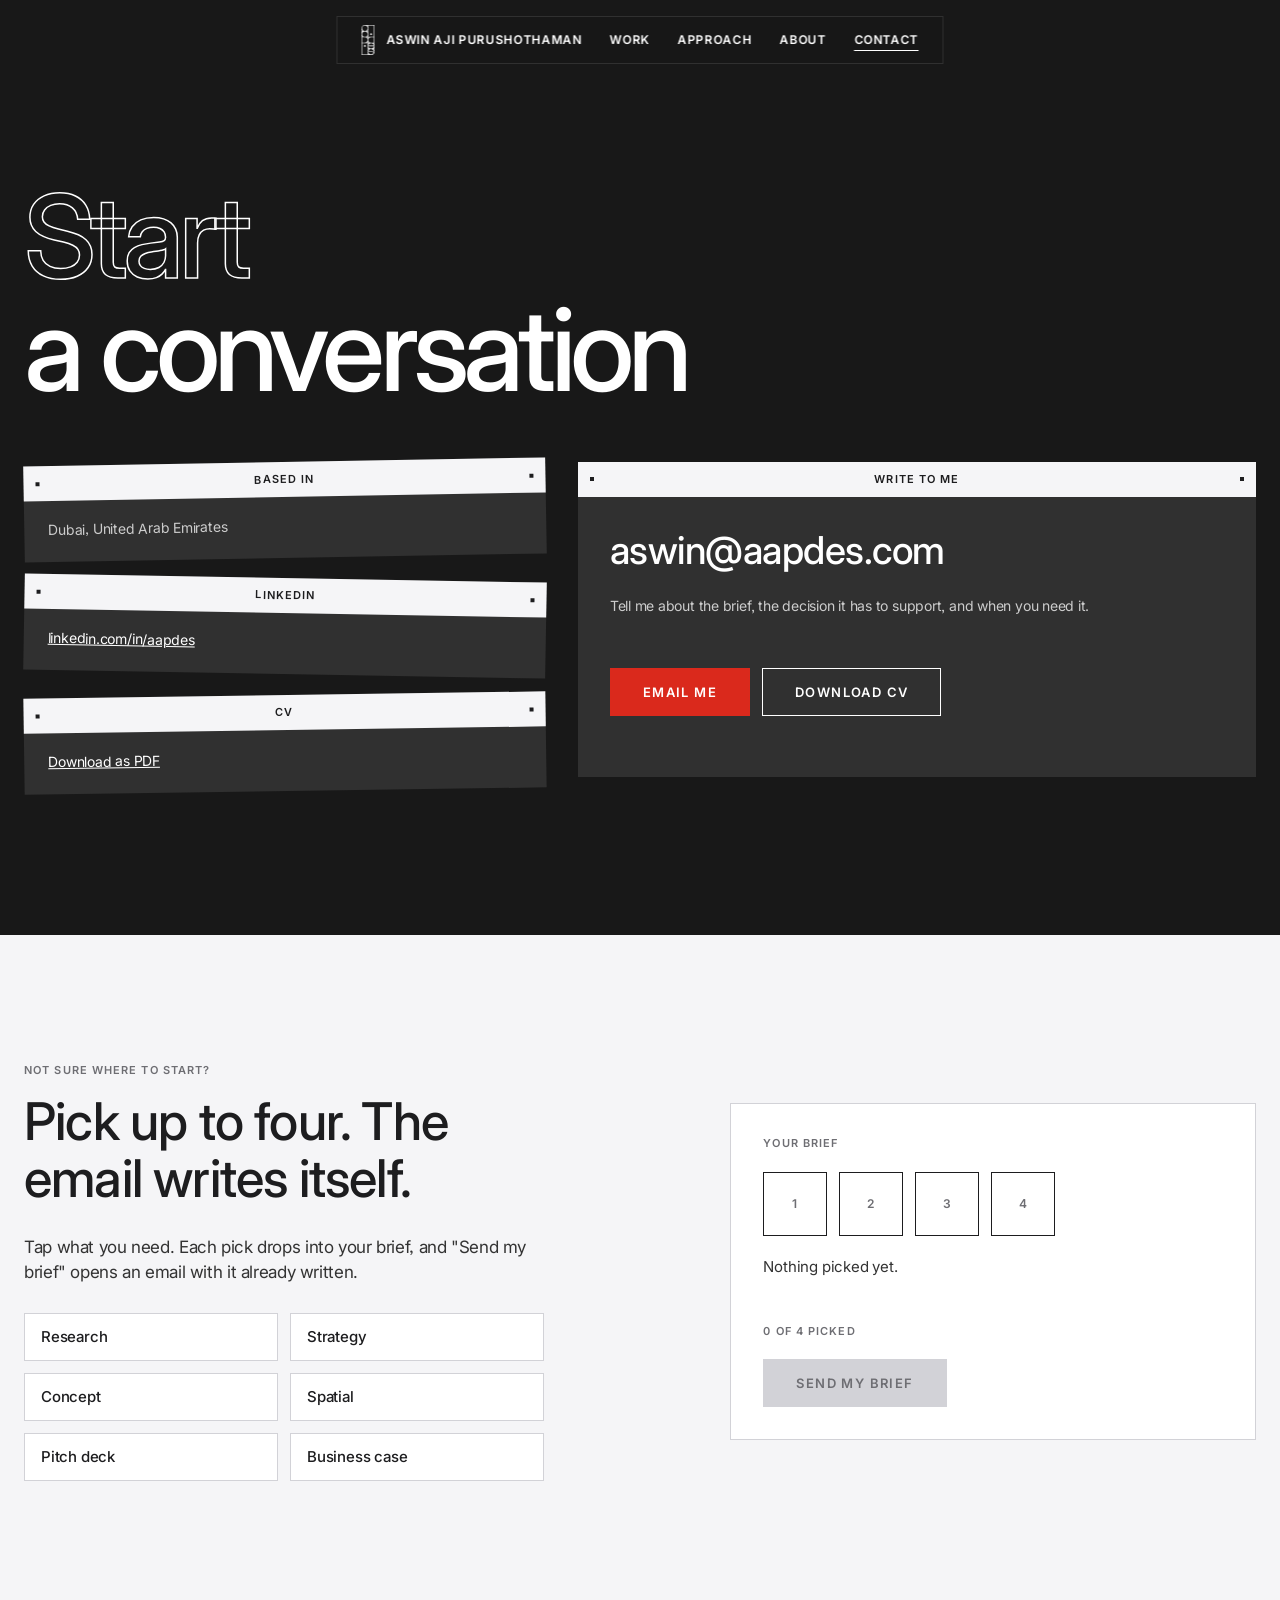
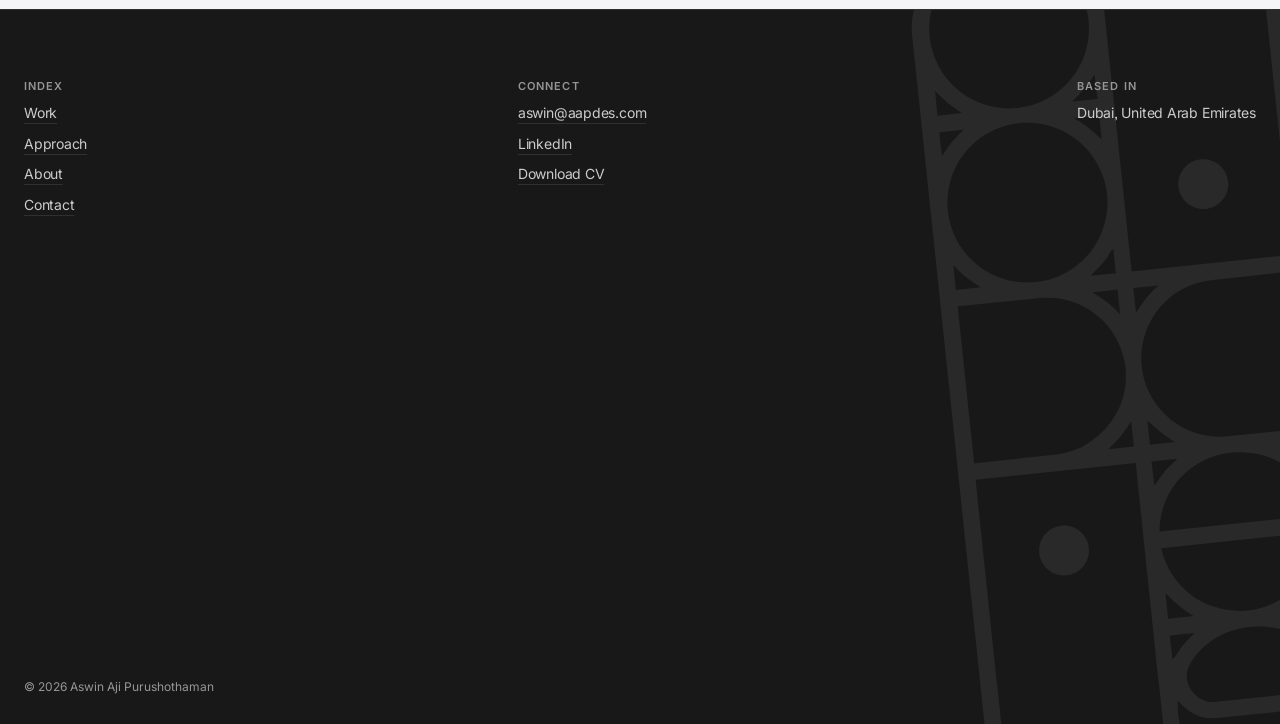
<file: contact/index.html>
<!DOCTYPE html>
<html lang="en">
<head>
<meta charset="utf-8">
<meta name="viewport" content="width=device-width, initial-scale=1">
<title>Contact · Aswin Aji Purushothaman</title>
<meta name="description" content="Contact Aswin Aji Purushothaman, design and business strategist in Dubai.">
<link rel="canonical" href="https://www.aapdes.com/contact/">
<meta property="og:type" content="website">
<meta property="og:title" content="Contact · Aswin Aji Purushothaman">
<meta property="og:description" content="Contact Aswin Aji Purushothaman, design and business strategist in Dubai.">
<meta property="og:url" content="https://www.aapdes.com/contact/">
<meta property="og:image" content="https://www.aapdes.com/assets/img/og.jpg">
<meta name="twitter:card" content="summary_large_image">
<meta name="theme-color" content="#181818">
<link rel="icon" href="/assets/favicon.svg" type="image/svg+xml">
<script>(function(){if(!matchMedia('(prefers-reduced-motion: reduce)').matches){document.documentElement.classList.add('motion');}})();</script>
<link rel="preconnect" href="https://fonts.googleapis.com">
<link rel="preconnect" href="https://fonts.gstatic.com" crossorigin>
<link href="https://fonts.googleapis.com/css2?family=Inter:ital,wght@0,300;0,400;0,500;0,600;1,300;1,400&amp;display=swap" rel="stylesheet">
<link rel="stylesheet" href="/assets/css/base.css">
<link rel="stylesheet" href="/assets/css/components.css">
<link rel="stylesheet" href="/assets/css/pages.css">
</head>
<body class="">
<a class="skip" href="#main">Skip to content</a>
<nav class="nav" id="nav" aria-label="Primary">
  <a class="brand" href="/" aria-label="Aswin Aji Purushothaman, home"><span class="nav-logo" id="navLogo"><img src="/assets/img/logo.svg" alt="" width="13" height="30"></span><span class="name">Aswin Aji Purushothaman</span></a>
  <button class="nav-toggle" id="navToggle" type="button" aria-expanded="false" aria-controls="navLinks"><i aria-hidden="true"></i>Menu</button>
  <div class="nav-links" id="navLinks">
    <a href="/work/">Work</a>
    <a href="/#approach">Approach</a>
    <a href="/about/">About</a>
    <a href="/contact/" aria-current="page">Contact</a>
  </div>
</nav>
<main id="main">

<!-- 9: contact -->
<section class="contact contact-page" id="contact" aria-labelledby="contactHead">
  <div class="inner">
    <h1 class="duo" id="contactHead"><span class="outline">Start</span> <span>a conversation</span></h1>
    <div class="contact-grid">
      <div class="info">
        <div class="plate "><header class="label">Based in</header><div class="pb">Dubai, United Arab Emirates</div></div>
        <div class="plate "><header class="label">LinkedIn</header><div class="pb"><a href="https://www.linkedin.com/in/aapdes/" rel="noopener">linkedin.com/in/aapdes</a></div></div>
        <div class="plate "><header class="label">CV</header><div class="pb"><a href="/assets/cv/Aswin-Aji-Purushothaman-CV.pdf" download>Download as PDF</a></div></div>
      </div>
      <div class="plate reach"><header class="label">Write to me</header><div class="pb">
        <a class="big" href="mailto:aswin@aapdes.com">aswin@aapdes.com</a>
        <p>Tell me about the brief, the decision it has to support, and when you need it.</p>
        <div class="row"><a class="btn btn-primary" href="mailto:aswin@aapdes.com">Email me</a><a class="btn btn-outline" href="/assets/cv/Aswin-Aji-Purushothaman-CV.pdf" download>Download CV</a></div>
      </div></div>
    </div>
  </div>
</section>
<!-- scope builder (M10) -->
<section class="builder parch" id="scope">
  <div class="inner">
    <div class="left">
      <div class="sec-head"><span class="label">Not sure where to start?</span><h2>Pick up to four. The email writes itself.</h2></div>
      <p>Tap what you need. Each pick drops into your brief, and "Send my brief" opens an email with it already written.</p>
      <div class="bchips" role="group" aria-label="What do you need?">
        <button class="bchip" type="button" data-k="Research" aria-pressed="false">Research</button>
        <button class="bchip" type="button" data-k="Strategy" aria-pressed="false">Strategy</button>
        <button class="bchip" type="button" data-k="Concept" aria-pressed="false">Concept</button>
        <button class="bchip" type="button" data-k="Spatial" aria-pressed="false">Spatial</button>
        <button class="bchip" type="button" data-k="Pitch deck" aria-pressed="false">Pitch deck</button>
        <button class="bchip" type="button" data-k="Business case" aria-pressed="false">Business case</button>
      </div>
    </div>
    <div class="panel">
      <span class="label">Your brief</span>
      <div class="slots" id="slots">
        <button class="slot" type="button" aria-label="Slot 1, empty">1</button>
        <button class="slot" type="button" aria-label="Slot 2, empty">2</button>
        <button class="slot" type="button" aria-label="Slot 3, empty">3</button>
        <button class="slot" type="button" aria-label="Slot 4, empty">4</button>
      </div>
      <p class="status" id="bstatus" aria-live="polite">Nothing picked yet.</p>
      <span class="label" id="bcount">0 of 4 picked</span>
      <a class="btn btn-primary" id="bsend" role="button" aria-disabled="true" data-email="aswin@aapdes.com">Send my brief</a>
    </div>
  </div>
</section>
</main>
<footer class="foot" id="foot">
  <img class="foot-logo" src="/assets/img/logo.svg" alt="" aria-hidden="true" width="474" height="1136" loading="lazy">
  <div class="cols">
    <div class="col"><b>Index</b><a href="/work/">Work</a><a href="/#approach">Approach</a><a href="/about/">About</a><a href="/contact/">Contact</a></div>
    <div class="col"><b>Connect</b><a href="mailto:aswin@aapdes.com">aswin@aapdes.com</a><a href="https://www.linkedin.com/in/aapdes/" rel="noopener">LinkedIn</a><a href="/assets/cv/Aswin-Aji-Purushothaman-CV.pdf" download>Download CV</a></div>
    <div class="col"><b>Based in</b><span>Dubai, United Arab Emirates</span></div>
  </div>
  <div class="fw-wrap"><div class="fw" id="fw" aria-hidden="true"><span>Aswin Aji</span> <span>Purushothaman</span></div></div>
  <div class="legal">© 2026 Aswin Aji Purushothaman</div>
</footer>
<script src="/assets/js/site.js" defer></script>
<script src="/assets/js/builder.js" defer></script>
<script src="/assets/js/pages.js" defer></script>
</body>
</html>
</file>
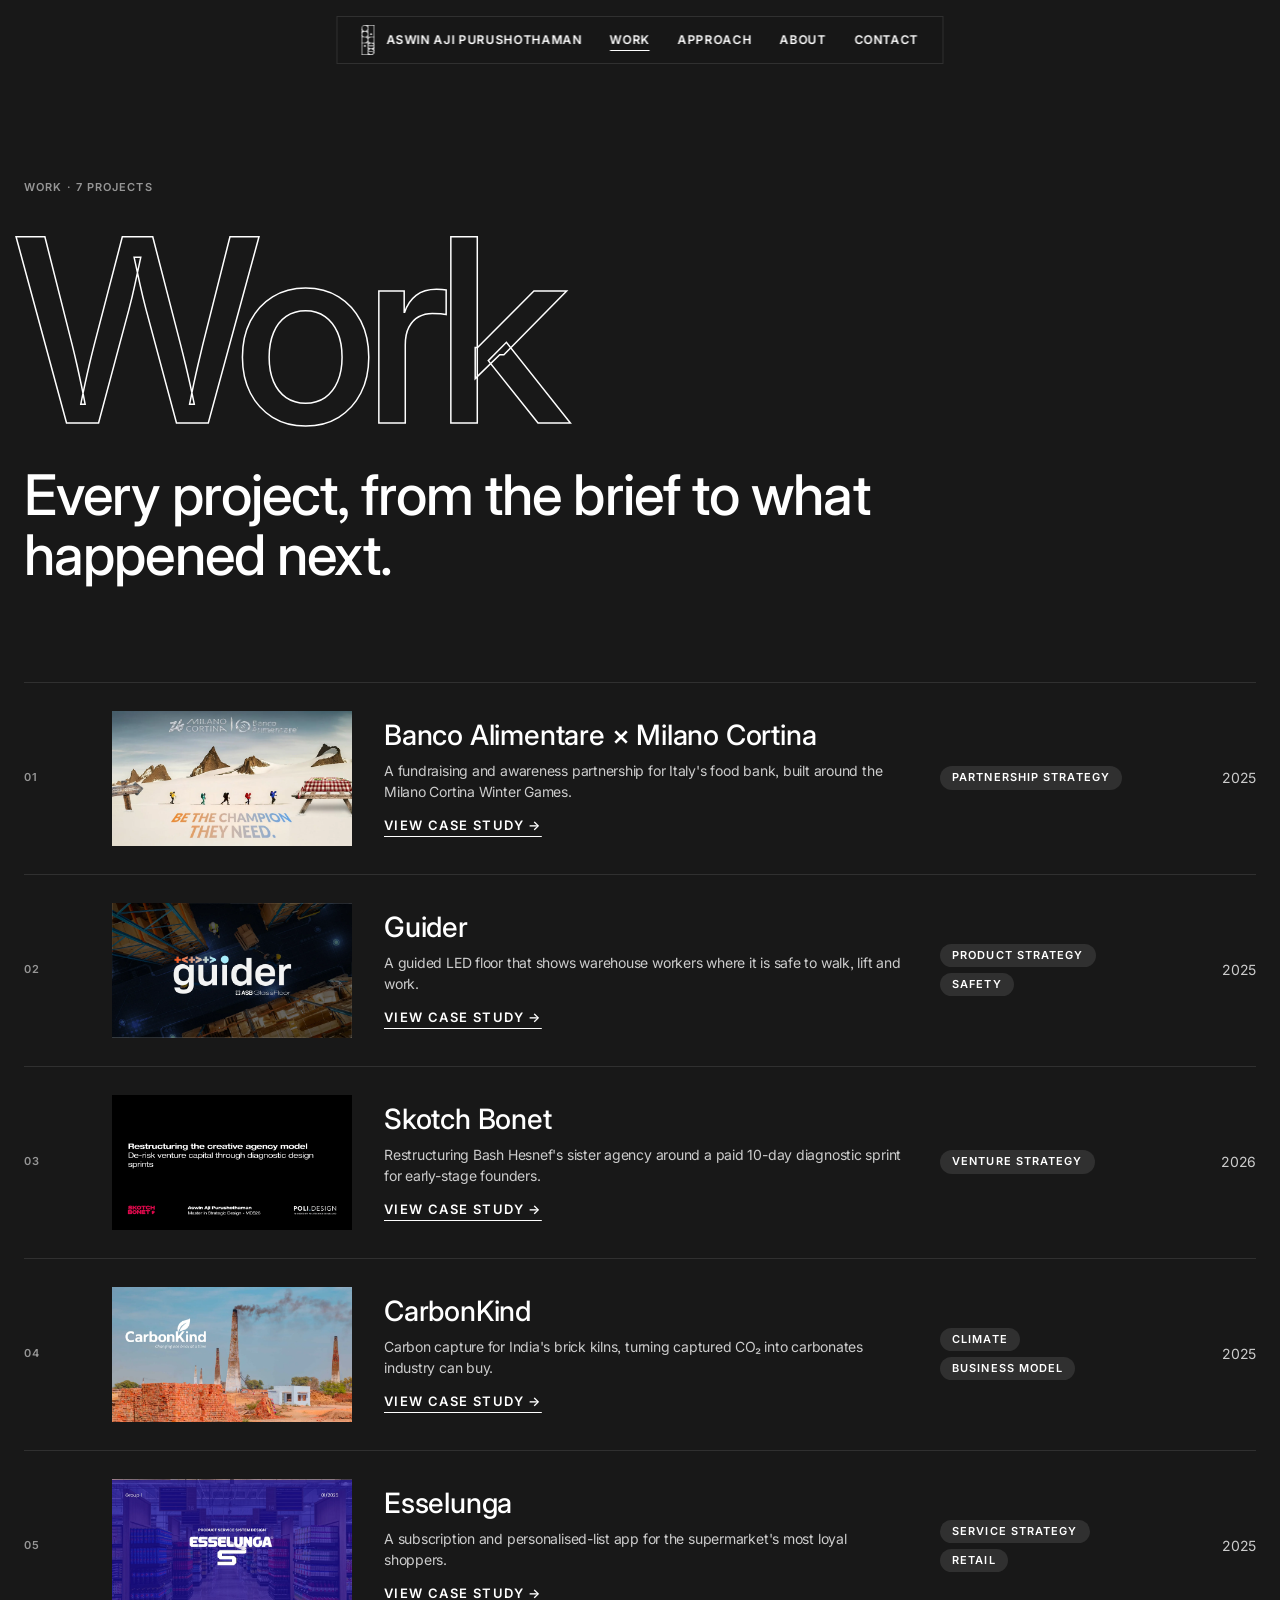
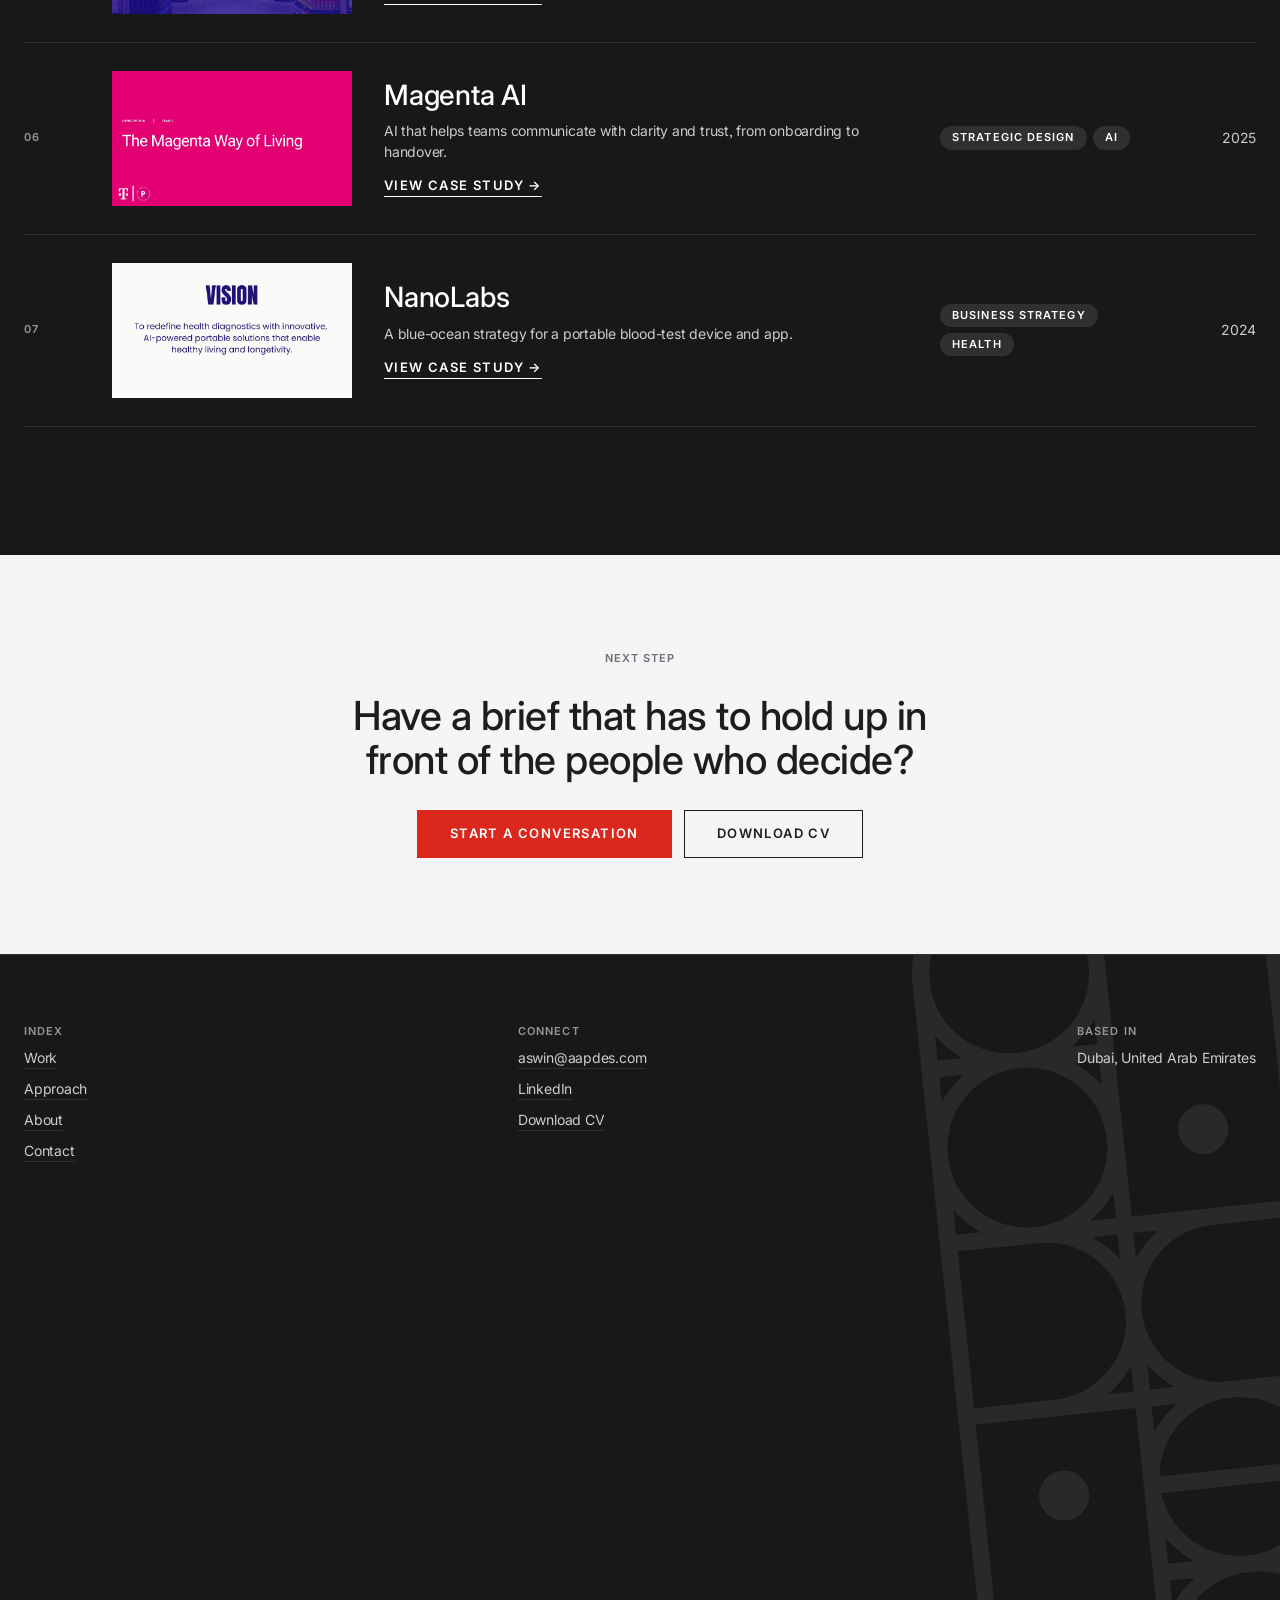
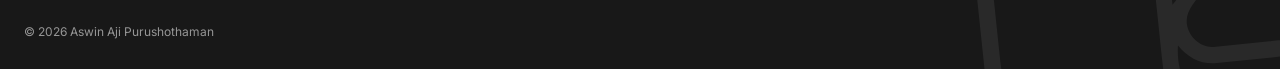
<file: work/index.html>
<!DOCTYPE html>
<html lang="en">
<head>
<meta charset="utf-8">
<meta name="viewport" content="width=device-width, initial-scale=1">
<title>Work · Aswin Aji Purushothaman</title>
<meta name="description" content="Strategic design projects by Aswin Aji Purushothaman: Banco Alimentare, Guider, Skotch Bonet, CarbonKind, Esselunga, Magenta AI, NanoLabs.">
<link rel="canonical" href="https://www.aapdes.com/work/">
<meta property="og:type" content="website">
<meta property="og:title" content="Work · Aswin Aji Purushothaman">
<meta property="og:description" content="Strategic design projects by Aswin Aji Purushothaman: Banco Alimentare, Guider, Skotch Bonet, CarbonKind, Esselunga, Magenta AI, NanoLabs.">
<meta property="og:url" content="https://www.aapdes.com/work/">
<meta property="og:image" content="https://www.aapdes.com/assets/img/og.jpg">
<meta name="twitter:card" content="summary_large_image">
<meta name="theme-color" content="#181818">
<link rel="icon" href="/assets/favicon.svg" type="image/svg+xml">
<script>(function(){if(!matchMedia('(prefers-reduced-motion: reduce)').matches){document.documentElement.classList.add('motion');}})();</script>
<link rel="preconnect" href="https://fonts.googleapis.com">
<link rel="preconnect" href="https://fonts.gstatic.com" crossorigin>
<link href="https://fonts.googleapis.com/css2?family=Inter:ital,wght@0,300;0,400;0,500;0,600;1,300;1,400&amp;display=swap" rel="stylesheet">
<link rel="stylesheet" href="/assets/css/base.css">
<link rel="stylesheet" href="/assets/css/pages.css">
</head>
<body class="">
<a class="skip" href="#main">Skip to content</a>
<nav class="nav" id="nav" aria-label="Primary">
  <a class="brand" href="/" aria-label="Aswin Aji Purushothaman, home"><span class="nav-logo" id="navLogo"><img src="/assets/img/logo.svg" alt="" width="13" height="30"></span><span class="name">Aswin Aji Purushothaman</span></a>
  <button class="nav-toggle" id="navToggle" type="button" aria-expanded="false" aria-controls="navLinks"><i aria-hidden="true"></i>Menu</button>
  <div class="nav-links" id="navLinks">
    <a href="/work/" aria-current="page">Work</a>
    <a href="/#approach">Approach</a>
    <a href="/about/">About</a>
    <a href="/contact/">Contact</a>
  </div>
</nav>
<main id="main">

<section class="page-hero" aria-labelledby="workHead">
  <div class="wrap">
    <span class="label eyebrow">Work · 7 projects</span>
    <div class="big-outline" aria-hidden="true">Work</div>
    <h1 id="workHead">Every project, from the brief to what happened next.</h1>
  </div>
</section>
<section class="index" aria-label="All projects">
  <ol>
    <li class="rv"><a class="row" href="/work/banco-alimentare/">
      <span class="n label">01</span>
      <span class="thumb"><img src="/work/banco-alimentare/img/hero.webp" alt="" width="1600" height="900" loading="lazy" decoding="async"></span>
      <span class="txt"><h2>Banco Alimentare × Milano Cortina</h2><p>A fundraising and awareness partnership for Italy's food bank, built around the Milano Cortina Winter Games.</p><span class="go">View case study →</span></span>
      <span class="tags"><span class="tag">Partnership strategy</span></span>
      <span class="yr">2025</span>
    </a></li>
    <li class="rv"><a class="row" href="/work/guider/">
      <span class="n label">02</span>
      <span class="thumb"><img src="/work/guider/img/hero.webp" alt="" width="1600" height="900" loading="lazy" decoding="async"></span>
      <span class="txt"><h2>Guider</h2><p>A guided LED floor that shows warehouse workers where it is safe to walk, lift and work.</p><span class="go">View case study →</span></span>
      <span class="tags"><span class="tag">Product strategy</span><span class="tag">Safety</span></span>
      <span class="yr">2025</span>
    </a></li>
    <li class="rv"><a class="row" href="/work/skotch-bonet/">
      <span class="n label">03</span>
      <span class="thumb"><img src="/work/skotch-bonet/img/hero.webp" alt="" width="1600" height="900" loading="lazy" decoding="async"></span>
      <span class="txt"><h2>Skotch Bonet</h2><p>Restructuring Bash Hesnef's sister agency around a paid 10-day diagnostic sprint for early-stage founders.</p><span class="go">View case study →</span></span>
      <span class="tags"><span class="tag">Venture strategy</span></span>
      <span class="yr">2026</span>
    </a></li>
    <li class="rv"><a class="row" href="/work/carbonkind/">
      <span class="n label">04</span>
      <span class="thumb"><img src="/work/carbonkind/img/hero.webp" alt="" width="1600" height="900" loading="lazy" decoding="async"></span>
      <span class="txt"><h2>CarbonKind</h2><p>Carbon capture for India's brick kilns, turning captured CO₂ into carbonates industry can buy.</p><span class="go">View case study →</span></span>
      <span class="tags"><span class="tag">Climate</span><span class="tag">Business model</span></span>
      <span class="yr">2025</span>
    </a></li>
    <li class="rv"><a class="row" href="/work/esselunga/">
      <span class="n label">05</span>
      <span class="thumb"><img src="/work/esselunga/img/hero.webp" alt="" width="1600" height="900" loading="lazy" decoding="async"></span>
      <span class="txt"><h2>Esselunga</h2><p>A subscription and personalised-list app for the supermarket's most loyal shoppers.</p><span class="go">View case study →</span></span>
      <span class="tags"><span class="tag">Service strategy</span><span class="tag">Retail</span></span>
      <span class="yr">2025</span>
    </a></li>
    <li class="rv"><a class="row" href="/work/magenta-ai/">
      <span class="n label">06</span>
      <span class="thumb"><img src="/work/magenta-ai/img/hero.webp" alt="" width="1600" height="900" loading="lazy" decoding="async"></span>
      <span class="txt"><h2>Magenta AI</h2><p>AI that helps teams communicate with clarity and trust, from onboarding to handover.</p><span class="go">View case study →</span></span>
      <span class="tags"><span class="tag">Strategic design</span><span class="tag">AI</span></span>
      <span class="yr">2025</span>
    </a></li>
    <li class="rv"><a class="row" href="/work/nanolabs/">
      <span class="n label">07</span>
      <span class="thumb"><img src="/work/nanolabs/img/hero.webp" alt="" width="1600" height="900" loading="lazy" decoding="async"></span>
      <span class="txt"><h2>NanoLabs</h2><p>A blue-ocean strategy for a portable blood-test device and app.</p><span class="go">View case study →</span></span>
      <span class="tags"><span class="tag">Business strategy</span><span class="tag">Health</span></span>
      <span class="yr">2024</span>
    </a></li>
  </ol>
</section>
<section class="cta parch">
  <div class="wrap">
    <span class="label eyebrow">Next step</span>
    <h2>Have a brief that has to hold up in front of the people who decide?</h2>
    <div class="row-btns"><a class="btn btn-primary" href="/contact/">Start a conversation</a><a class="btn btn-outline" href="/assets/cv/Aswin-Aji-Purushothaman-CV.pdf" download>Download CV</a></div>
  </div>
</section>
</main>
<footer class="foot" id="foot">
  <img class="foot-logo" src="/assets/img/logo.svg" alt="" aria-hidden="true" width="474" height="1136" loading="lazy">
  <div class="cols">
    <div class="col"><b>Index</b><a href="/work/">Work</a><a href="/#approach">Approach</a><a href="/about/">About</a><a href="/contact/">Contact</a></div>
    <div class="col"><b>Connect</b><a href="mailto:aswin@aapdes.com">aswin@aapdes.com</a><a href="https://www.linkedin.com/in/aapdes/" rel="noopener">LinkedIn</a><a href="/assets/cv/Aswin-Aji-Purushothaman-CV.pdf" download>Download CV</a></div>
    <div class="col"><b>Based in</b><span>Dubai, United Arab Emirates</span></div>
  </div>
  <div class="fw-wrap"><div class="fw" id="fw" aria-hidden="true"><span>Aswin Aji</span> <span>Purushothaman</span></div></div>
  <div class="legal">© 2026 Aswin Aji Purushothaman</div>
</footer>
<script src="/assets/js/site.js" defer></script>
<script src="/assets/js/pages.js" defer></script>
</body>
</html>
</file>
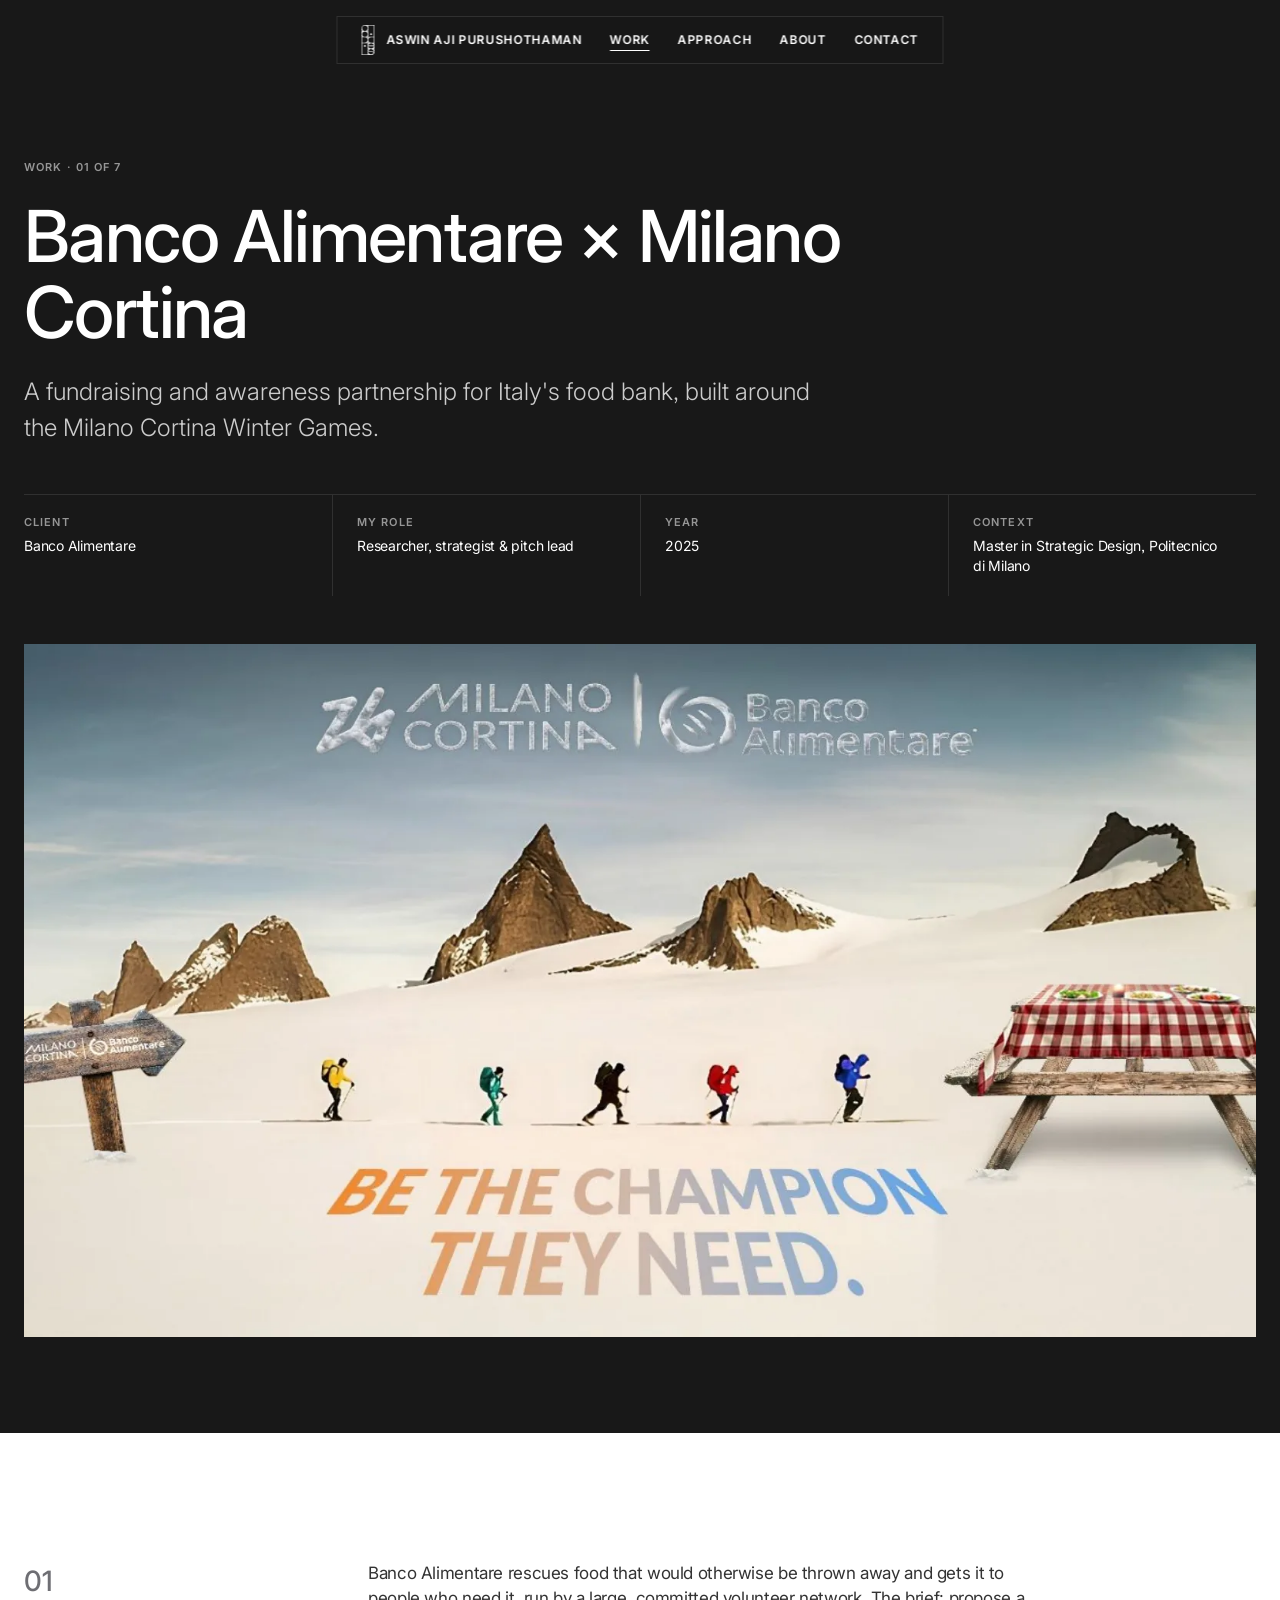
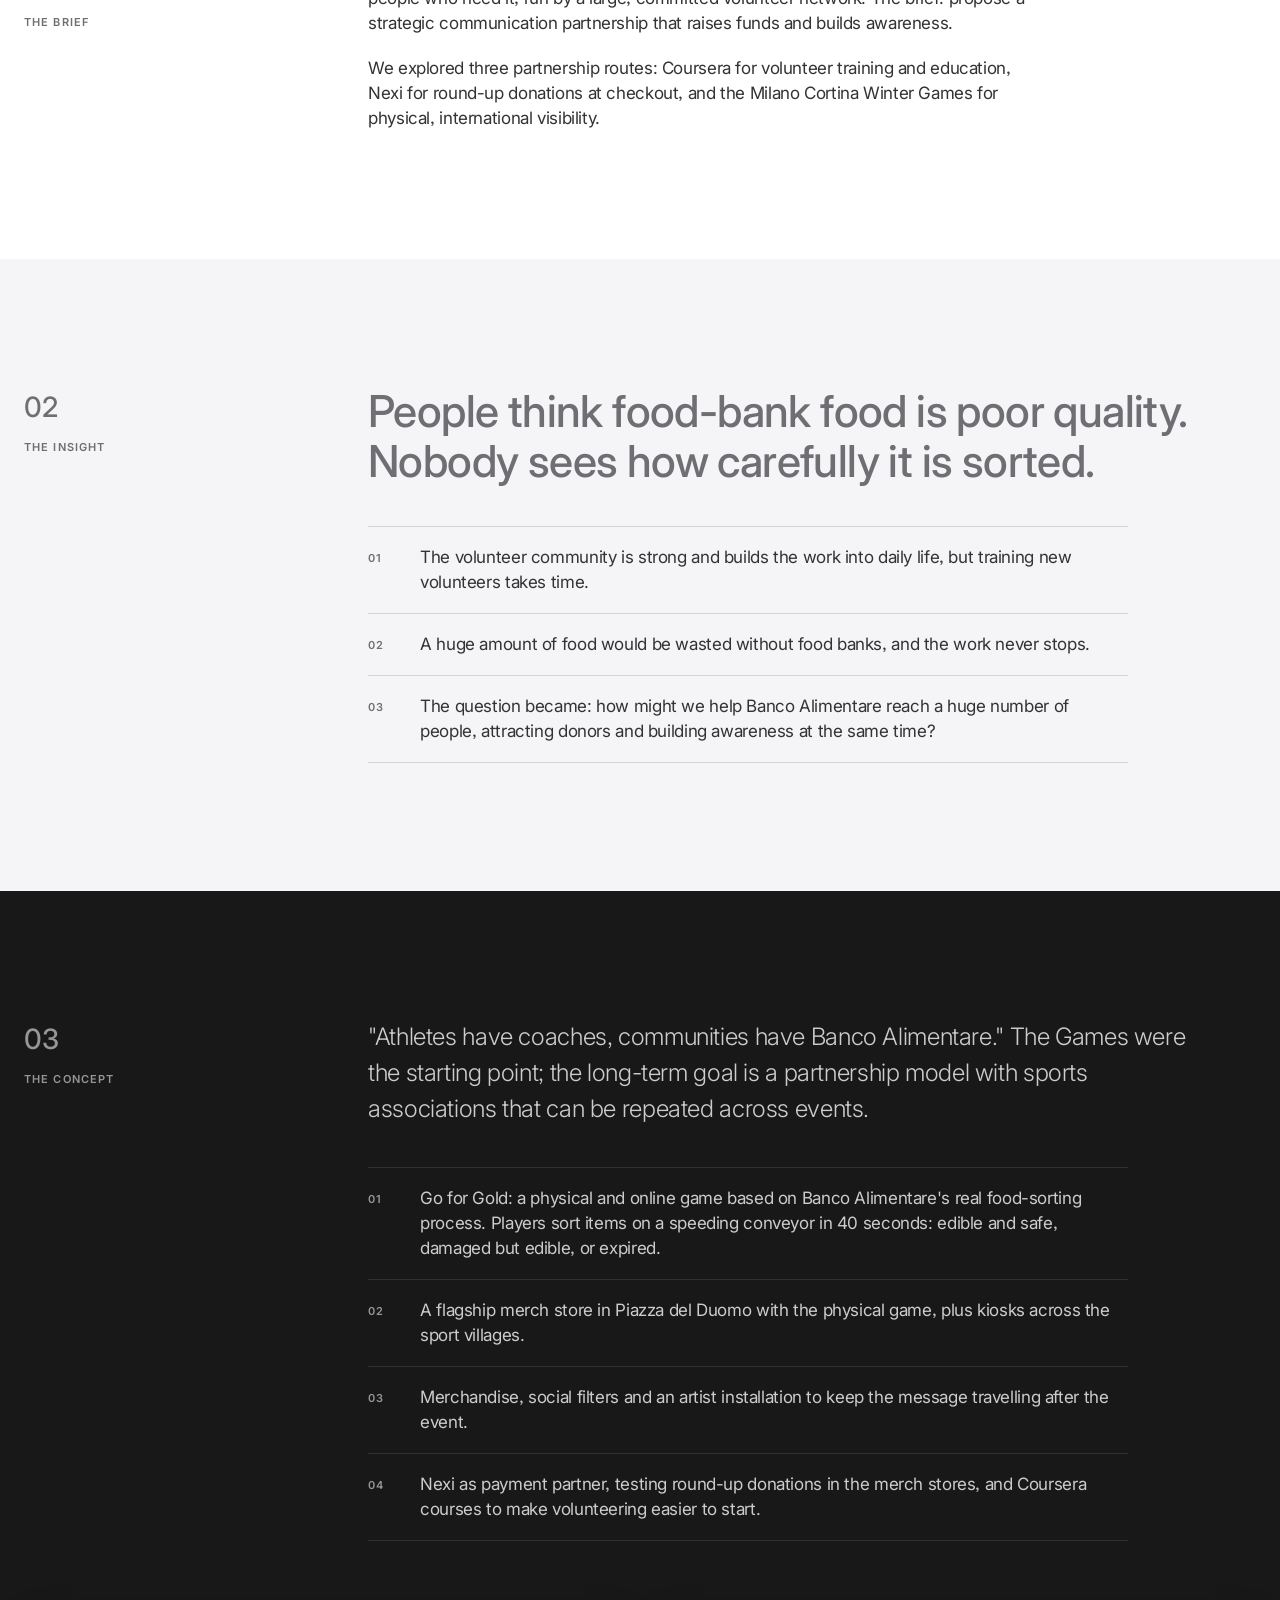
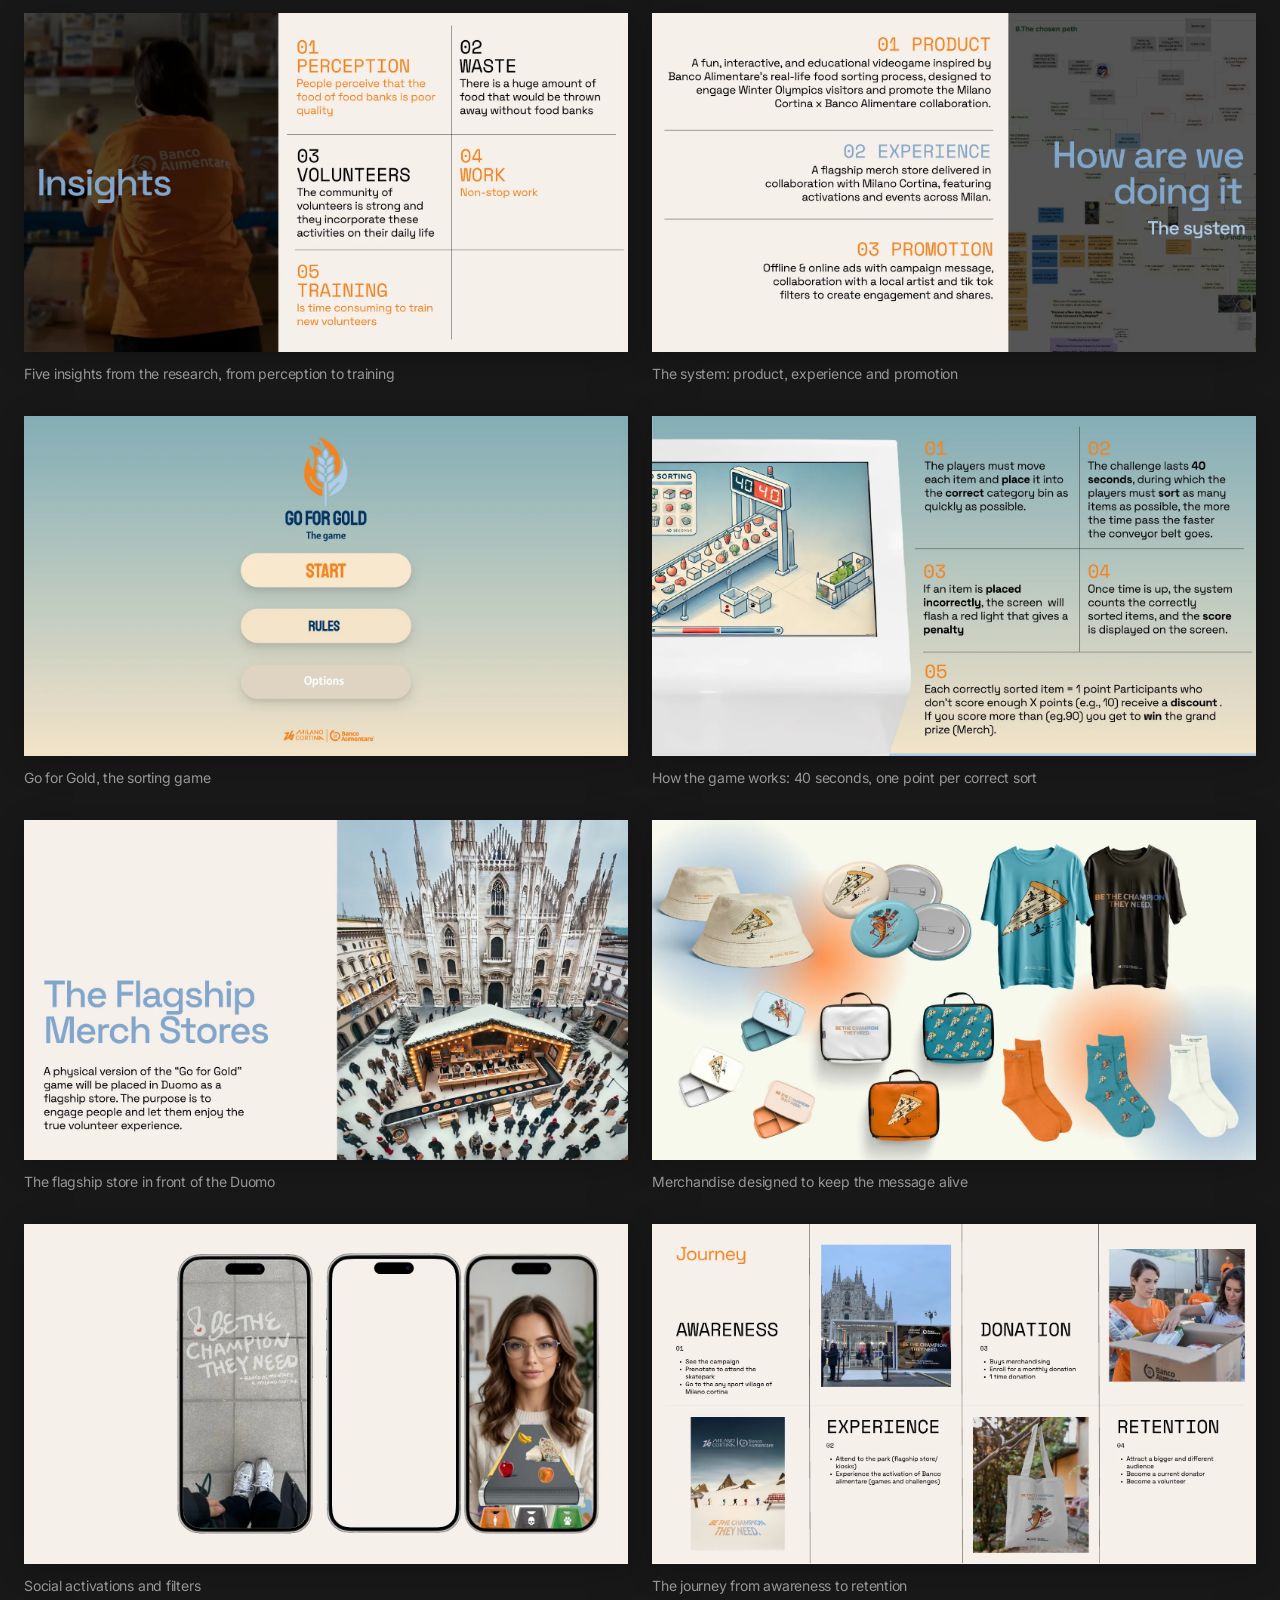
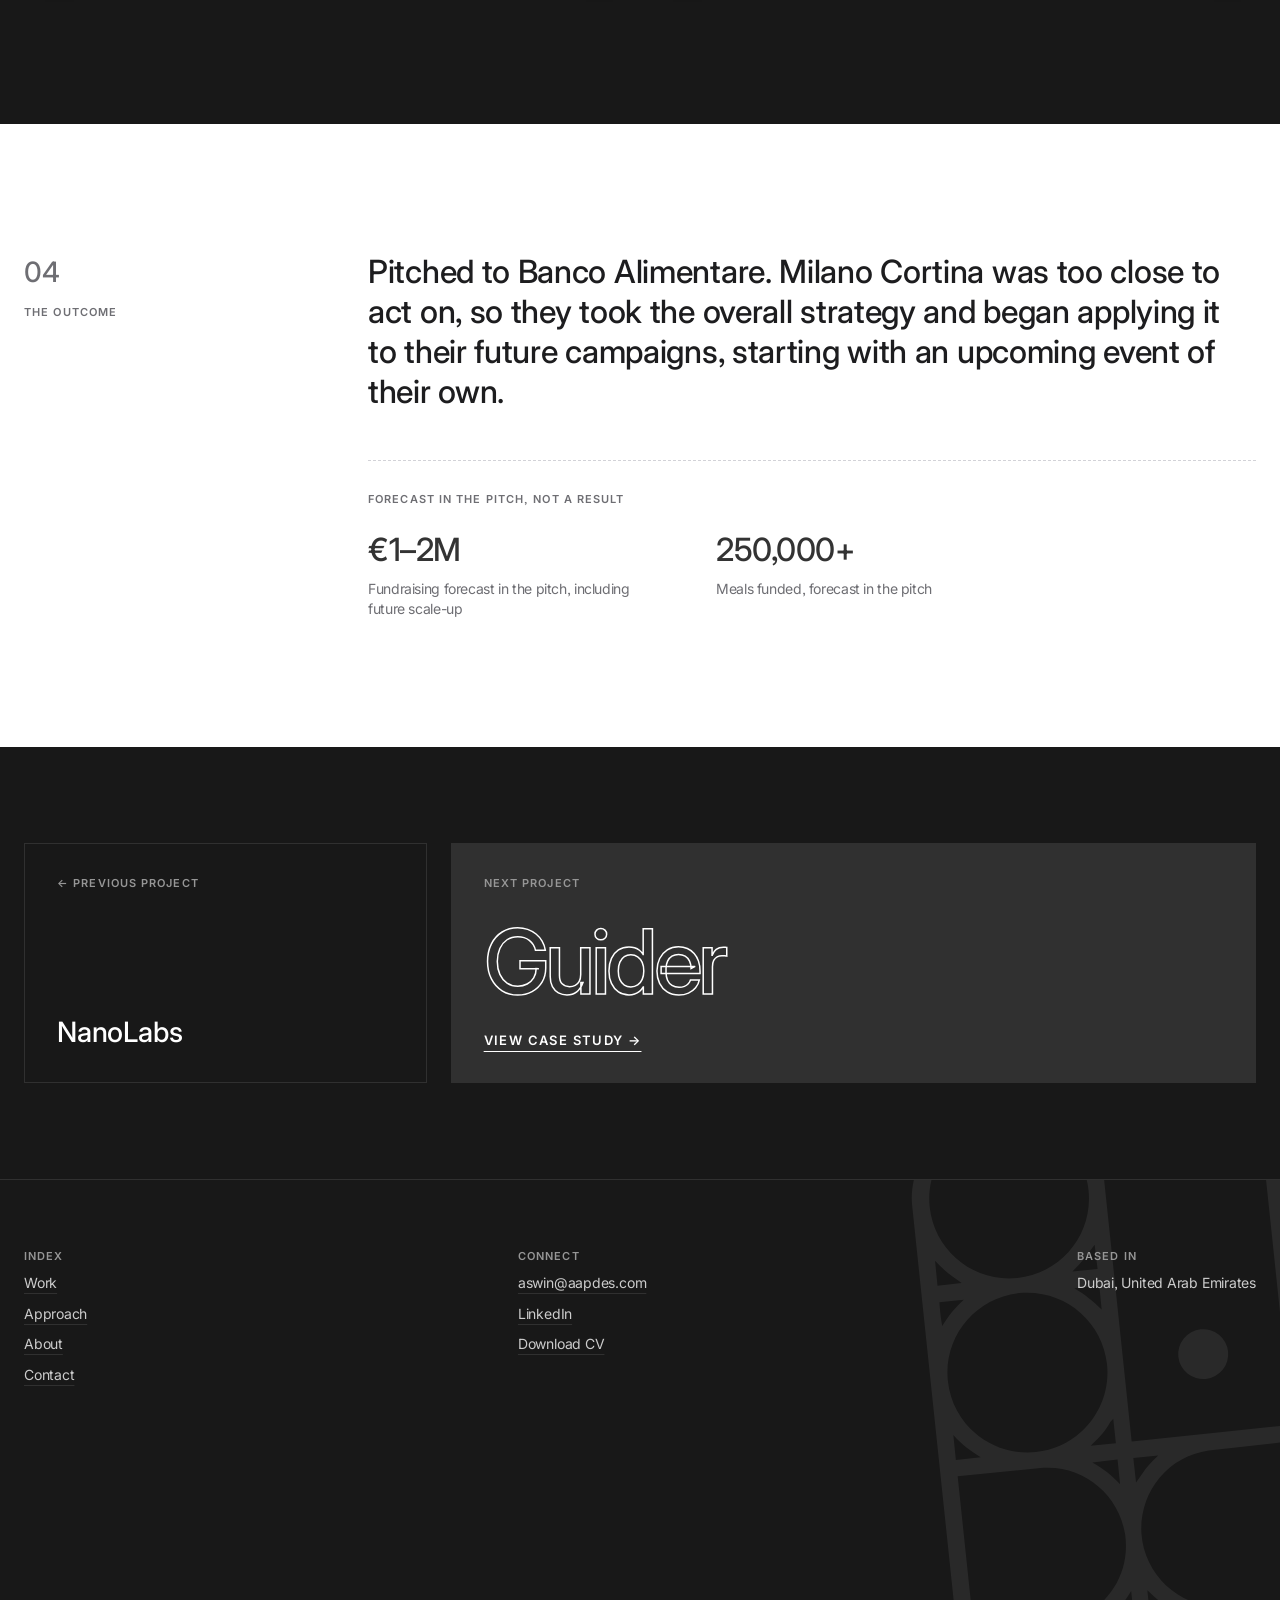
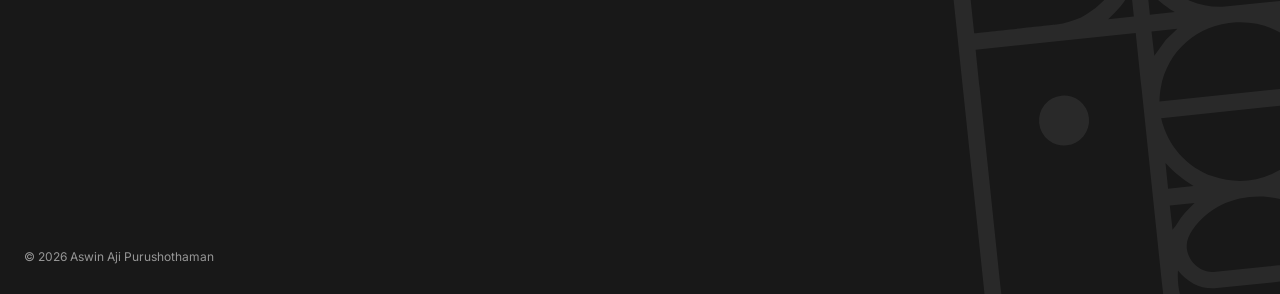
<file: work/banco-alimentare/index.html>
<!DOCTYPE html>
<html lang="en">
<head>
<meta charset="utf-8">
<meta name="viewport" content="width=device-width, initial-scale=1">
<title>Banco Alimentare × Milano Cortina · Aswin Aji Purushothaman</title>
<meta name="description" content="Banco Alimentare × Milano Cortina: A fundraising and awareness partnership for Italy's food bank, built around the Milano Cortina Winter Games. Pitched to Banco Alimentare. Milano Cortina was too close to act on, so they took the overall strategy and began applying it to their future campaigns, star">
<link rel="canonical" href="https://www.aapdes.com/work/banco-alimentare/">
<meta property="og:type" content="website">
<meta property="og:title" content="Banco Alimentare × Milano Cortina · Aswin Aji Purushothaman">
<meta property="og:description" content="Banco Alimentare × Milano Cortina: A fundraising and awareness partnership for Italy's food bank, built around the Milano Cortina Winter Games. Pitched to Banco Alimentare. Milano Cortina was too close to act on, so they took the overall strategy and began applying it to their future campaigns, star">
<meta property="og:url" content="https://www.aapdes.com/work/banco-alimentare/">
<meta property="og:image" content="https://www.aapdes.com/work/banco-alimentare/img/hero.webp">
<meta name="twitter:card" content="summary_large_image">
<meta name="theme-color" content="#181818">
<link rel="icon" href="/assets/favicon.svg" type="image/svg+xml">
<script>(function(){if(!matchMedia('(prefers-reduced-motion: reduce)').matches){document.documentElement.classList.add('motion');}})();</script>
<link rel="preconnect" href="https://fonts.googleapis.com">
<link rel="preconnect" href="https://fonts.gstatic.com" crossorigin>
<link href="https://fonts.googleapis.com/css2?family=Inter:ital,wght@0,300;0,400;0,500;0,600;1,300;1,400&amp;display=swap" rel="stylesheet">
<link rel="stylesheet" href="/assets/css/base.css">
<link rel="stylesheet" href="/assets/css/pages.css">
</head>
<body class="">
<a class="skip" href="#main">Skip to content</a>
<nav class="nav" id="nav" aria-label="Primary">
  <a class="brand" href="/" aria-label="Aswin Aji Purushothaman, home"><span class="nav-logo" id="navLogo"><img src="/assets/img/logo.svg" alt="" width="13" height="30"></span><span class="name">Aswin Aji Purushothaman</span></a>
  <button class="nav-toggle" id="navToggle" type="button" aria-expanded="false" aria-controls="navLinks"><i aria-hidden="true"></i>Menu</button>
  <div class="nav-links" id="navLinks">
    <a href="/work/" aria-current="page">Work</a>
    <a href="/#approach">Approach</a>
    <a href="/about/">About</a>
    <a href="/contact/">Contact</a>
  </div>
</nav>
<main id="main">

<section class="case-hero" aria-labelledby="caseTitle">
  <div class="wrap">
    <span class="label crumb"><a href="/work/">Work</a> · 01 of 7</span>
    <h1 id="caseTitle">Banco Alimentare × Milano Cortina</h1>
    <p class="lead">A fundraising and awareness partnership for Italy's food bank, built around the Milano Cortina Winter Games.</p>
    <div class="meta">
      <div><span class="label">Client</span><span>Banco Alimentare</span></div>
      <div><span class="label">My role</span><span>Researcher, strategist &amp; pitch lead</span></div>
      <div><span class="label">Year</span><span>2025</span></div>
      <div><span class="label">Context</span><span>Master in Strategic Design, Politecnico di Milano</span></div>
    </div>
  </div>
  <figure class="case-img"><img src="/work/banco-alimentare/img/hero.webp" alt="Campaign title slide with the Milano Cortina and Banco Alimentare logos: &quot;Be the champion they need&quot;" width="1600" height="900" fetchpriority="high"></figure>
</section>

<section class="band light" aria-label="The brief">
  <div class="wrap sec"><div class="sec-label"><span class="num">01</span><span class="label eyebrow">The brief</span></div>
    <div class="prose"><p class="rv">Banco Alimentare rescues food that would otherwise be thrown away and gets it to people who need it, run by a large, committed volunteer network. The brief: propose a strategic communication partnership that raises funds and builds awareness.</p><p class="rv">We explored three partnership routes: Coursera for volunteer training and education, Nexi for round-up donations at checkout, and the Milano Cortina Winter Games for physical, international visibility.</p></div>
  </div>
</section>

<section class="band parch" aria-label="The insight">
  <div class="wrap sec"><div class="sec-label"><span class="num">02</span><span class="label eyebrow">The insight</span></div>
    <div><p class="insight-statement">People think food-bank food is poor quality. Nobody sees how carefully it is sorted.</p><ol class="points"><li>The volunteer community is strong and builds the work into daily life, but training new volunteers takes time.</li><li>A huge amount of food would be wasted without food banks, and the work never stops.</li><li>The question became: how might we help Banco Alimentare reach a huge number of people, attracting donors and building awareness at the same time?</li></ol></div>
  </div>
</section>

<section class="band band-dark" aria-label="The concept">
  <div class="wrap sec"><div class="sec-label"><span class="num">03</span><span class="label eyebrow">The concept</span></div>
    <div><p class="concept-intro">&quot;Athletes have coaches, communities have Banco Alimentare.&quot; The Games were the starting point; the long-term goal is a partnership model with sports associations that can be repeated across events.</p><ol class="points"><li>Go for Gold: a physical and online game based on Banco Alimentare's real food-sorting process. Players sort items on a speeding conveyor in 40 seconds: edible and safe, damaged but edible, or expired.</li><li>A flagship merch store in Piazza del Duomo with the physical game, plus kiosks across the sport villages.</li><li>Merchandise, social filters and an artist installation to keep the message travelling after the event.</li><li>Nexi as payment partner, testing round-up donations in the merch stores, and Coursera courses to make volunteering easier to start.</li></ol></div>
  </div>
  <div class="wrap gallery">
      <figure class="rv"><button type="button" data-full="/work/banco-alimentare/img/s03.webp" data-caption="Five insights from the research, from perception to training" data-alt="Five insights from the research, from perception to training" aria-label="Enlarge: Five insights from the research, from perception to training"><img src="/work/banco-alimentare/img/s03.webp" alt="Five insights from the research, from perception to training" width="1600" height="900" loading="lazy" decoding="async"></button><figcaption>Five insights from the research, from perception to training</figcaption></figure>
      <figure class="rv"><button type="button" data-full="/work/banco-alimentare/img/s10.webp" data-caption="The system: product, experience and promotion" data-alt="The system: product, experience and promotion" aria-label="Enlarge: The system: product, experience and promotion"><img src="/work/banco-alimentare/img/s10.webp" alt="The system: product, experience and promotion" width="1600" height="900" loading="lazy" decoding="async"></button><figcaption>The system: product, experience and promotion</figcaption></figure>
      <figure class="rv"><button type="button" data-full="/work/banco-alimentare/img/s20.webp" data-caption="Go for Gold, the sorting game" data-alt="Go for Gold, the sorting game" aria-label="Enlarge: Go for Gold, the sorting game"><img src="/work/banco-alimentare/img/s20.webp" alt="Go for Gold, the sorting game" width="1600" height="900" loading="lazy" decoding="async"></button><figcaption>Go for Gold, the sorting game</figcaption></figure>
      <figure class="rv"><button type="button" data-full="/work/banco-alimentare/img/s26.webp" data-caption="How the game works: 40 seconds, one point per correct sort" data-alt="How the game works: 40 seconds, one point per correct sort" aria-label="Enlarge: How the game works: 40 seconds, one point per correct sort"><img src="/work/banco-alimentare/img/s26.webp" alt="How the game works: 40 seconds, one point per correct sort" width="1600" height="900" loading="lazy" decoding="async"></button><figcaption>How the game works: 40 seconds, one point per correct sort</figcaption></figure>
      <figure class="rv"><button type="button" data-full="/work/banco-alimentare/img/s27.webp" data-caption="The flagship store in front of the Duomo" data-alt="The flagship store in front of the Duomo" aria-label="Enlarge: The flagship store in front of the Duomo"><img src="/work/banco-alimentare/img/s27.webp" alt="The flagship store in front of the Duomo" width="1600" height="900" loading="lazy" decoding="async"></button><figcaption>The flagship store in front of the Duomo</figcaption></figure>
      <figure class="rv"><button type="button" data-full="/work/banco-alimentare/img/s29.webp" data-caption="Merchandise designed to keep the message alive" data-alt="Merchandise designed to keep the message alive" aria-label="Enlarge: Merchandise designed to keep the message alive"><img src="/work/banco-alimentare/img/s29.webp" alt="Merchandise designed to keep the message alive" width="1600" height="900" loading="lazy" decoding="async"></button><figcaption>Merchandise designed to keep the message alive</figcaption></figure>
      <figure class="rv"><button type="button" data-full="/work/banco-alimentare/img/s13.webp" data-caption="Social activations and filters" data-alt="Social activations and filters" aria-label="Enlarge: Social activations and filters"><img src="/work/banco-alimentare/img/s13.webp" alt="Social activations and filters" width="1600" height="900" loading="lazy" decoding="async"></button><figcaption>Social activations and filters</figcaption></figure>
      <figure class="rv"><button type="button" data-full="/work/banco-alimentare/img/s33.webp" data-caption="The journey from awareness to retention" data-alt="The journey from awareness to retention" aria-label="Enlarge: The journey from awareness to retention"><img src="/work/banco-alimentare/img/s33.webp" alt="The journey from awareness to retention" width="1600" height="900" loading="lazy" decoding="async"></button><figcaption>The journey from awareness to retention</figcaption></figure>
  </div>
</section>

<section class="band light" aria-label="The outcome">
  <div class="wrap sec"><div class="sec-label"><span class="num">04</span><span class="label eyebrow">The outcome</span></div>
    <div><p class="outcome-text">Pitched to Banco Alimentare. Milano Cortina was too close to act on, so they took the overall strategy and began applying it to their future campaigns, starting with an upcoming event of their own.</p><div class="forecast"><span class="label">Forecast in the pitch, not a result</span><ul><li><b>€1–2M</b><span>Fundraising forecast in the pitch, including future scale-up</span></li><li><b>250,000+</b><span>Meals funded, forecast in the pitch</span></li></ul></div></div>
  </div>
</section>

<nav class="pager" aria-label="More projects">
  <div class="wrap">
    <a class="prev" href="/work/nanolabs/"><span class="label">← Previous project</span><span class="prev-t">NanoLabs</span></a>
    <a class="next" href="/work/guider/"><span class="label">Next project</span><span class="next-t">Guider</span><span class="more">View case study →</span></a>
  </div>
</nav>

<dialog class="lightbox" id="lightbox" aria-label="Enlarged slide">
  <button class="btn btn-outline close" type="button">Close</button>
  <img alt="">
  <p></p>
</dialog>
</main>
<footer class="foot" id="foot">
  <img class="foot-logo" src="/assets/img/logo.svg" alt="" aria-hidden="true" width="474" height="1136" loading="lazy">
  <div class="cols">
    <div class="col"><b>Index</b><a href="/work/">Work</a><a href="/#approach">Approach</a><a href="/about/">About</a><a href="/contact/">Contact</a></div>
    <div class="col"><b>Connect</b><a href="mailto:aswin@aapdes.com">aswin@aapdes.com</a><a href="https://www.linkedin.com/in/aapdes/" rel="noopener">LinkedIn</a><a href="/assets/cv/Aswin-Aji-Purushothaman-CV.pdf" download>Download CV</a></div>
    <div class="col"><b>Based in</b><span>Dubai, United Arab Emirates</span></div>
  </div>
  <div class="fw-wrap"><div class="fw" id="fw" aria-hidden="true"><span>Aswin Aji</span> <span>Purushothaman</span></div></div>
  <div class="legal">© 2026 Aswin Aji Purushothaman</div>
</footer>
<script src="/assets/js/site.js" defer></script>
<script src="/assets/js/pages.js" defer></script>
</body>
</html>
</file>
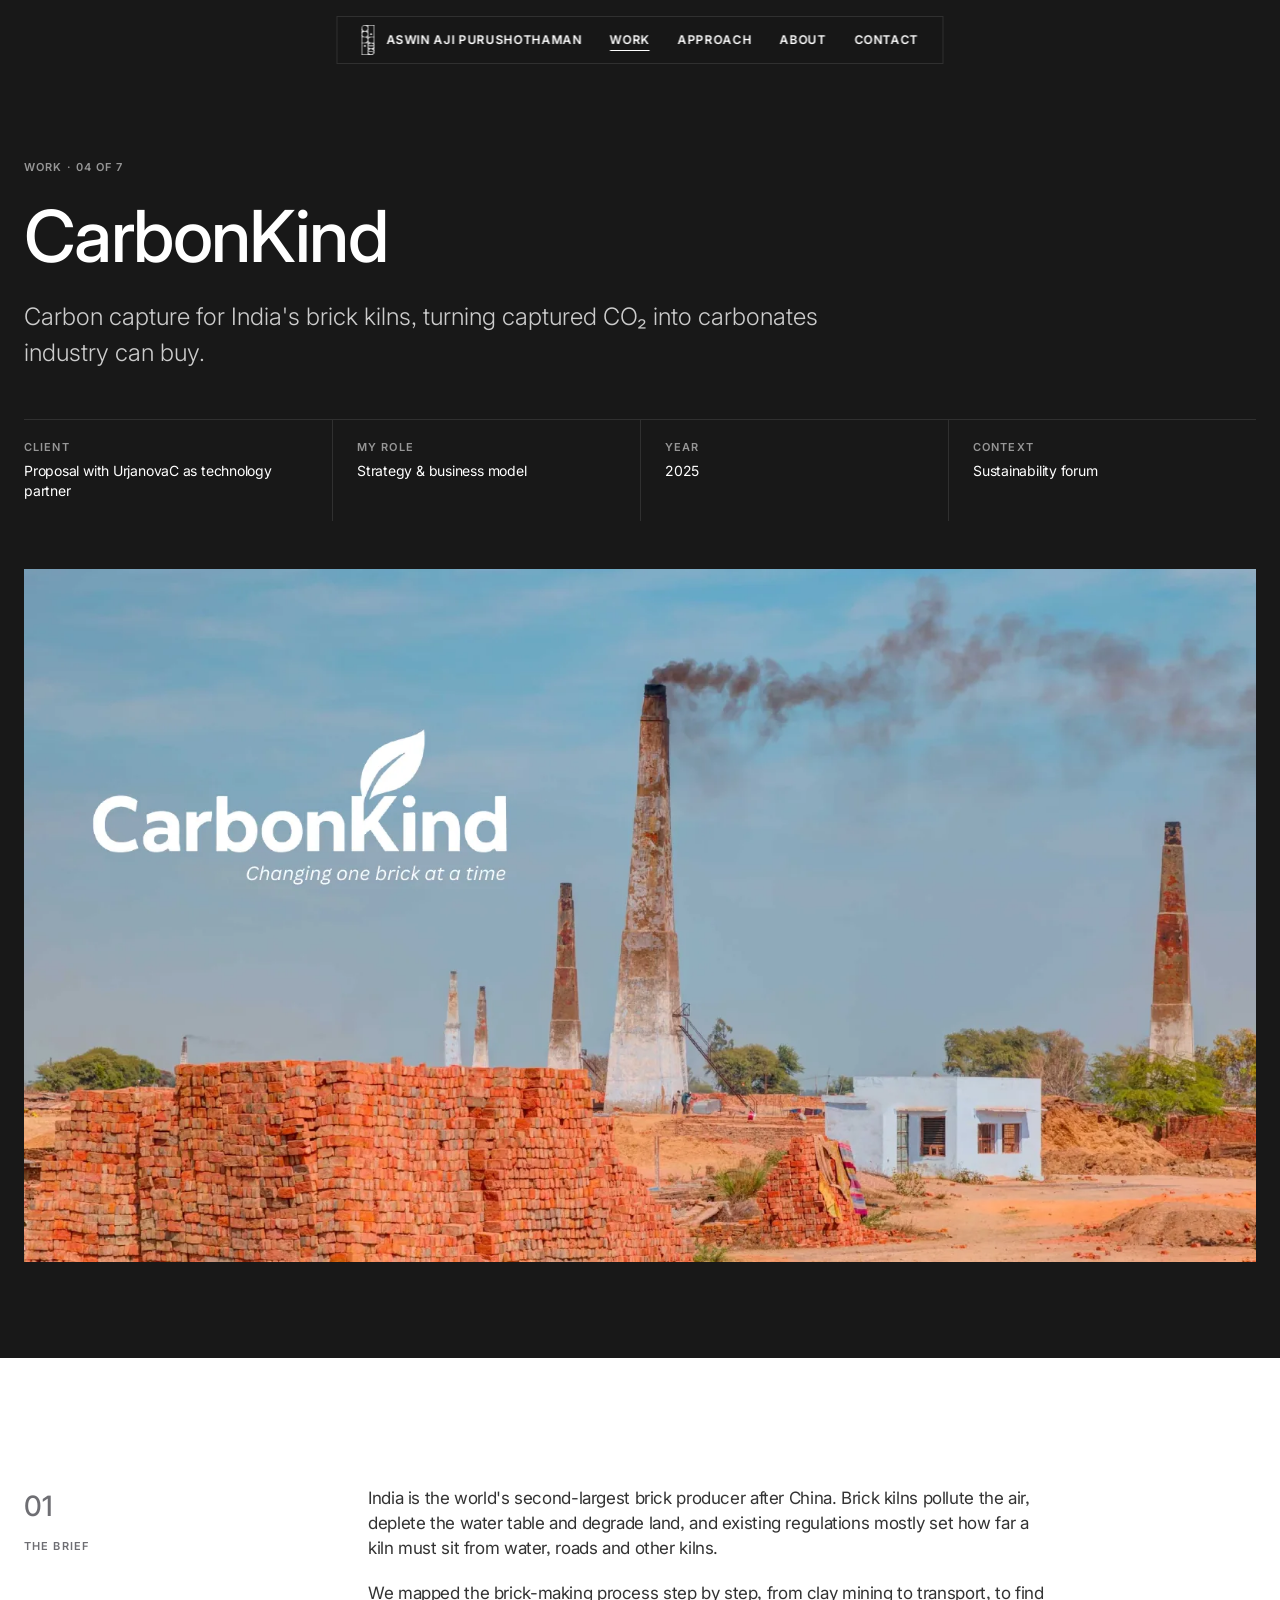
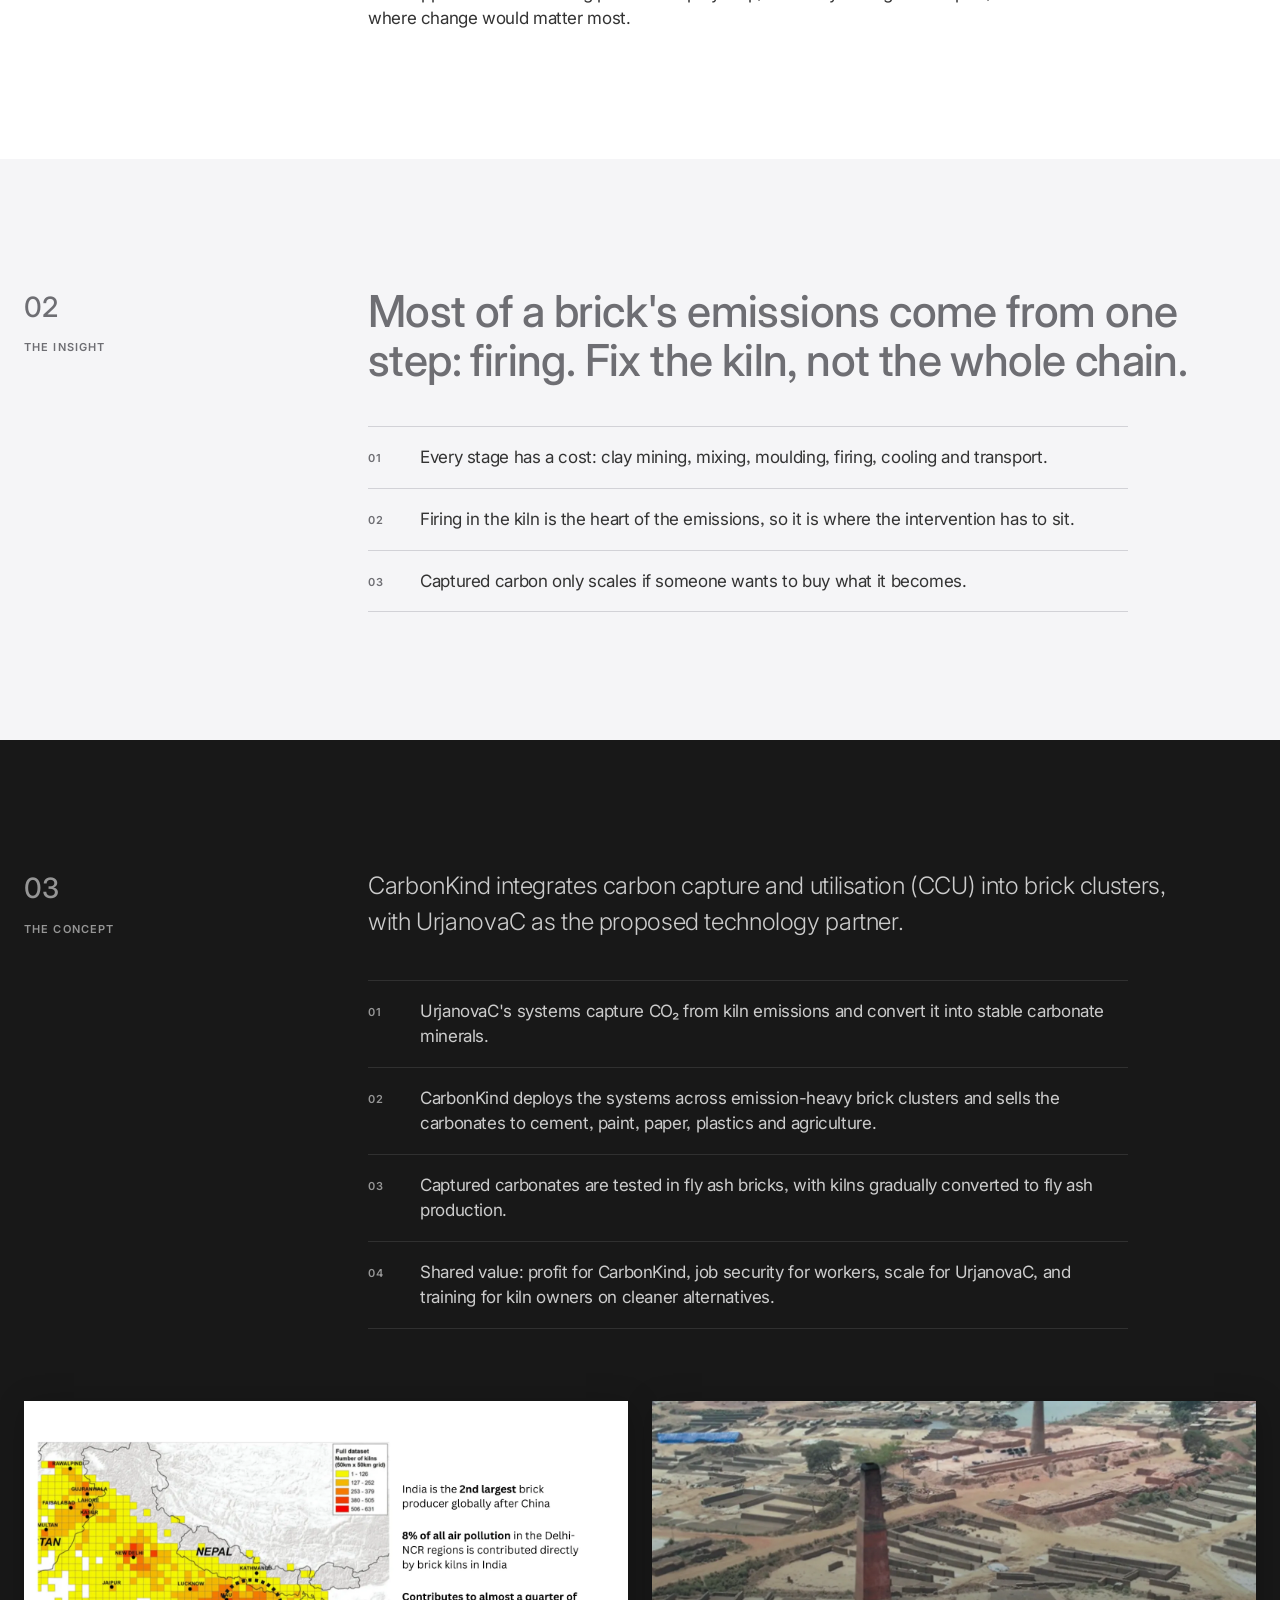
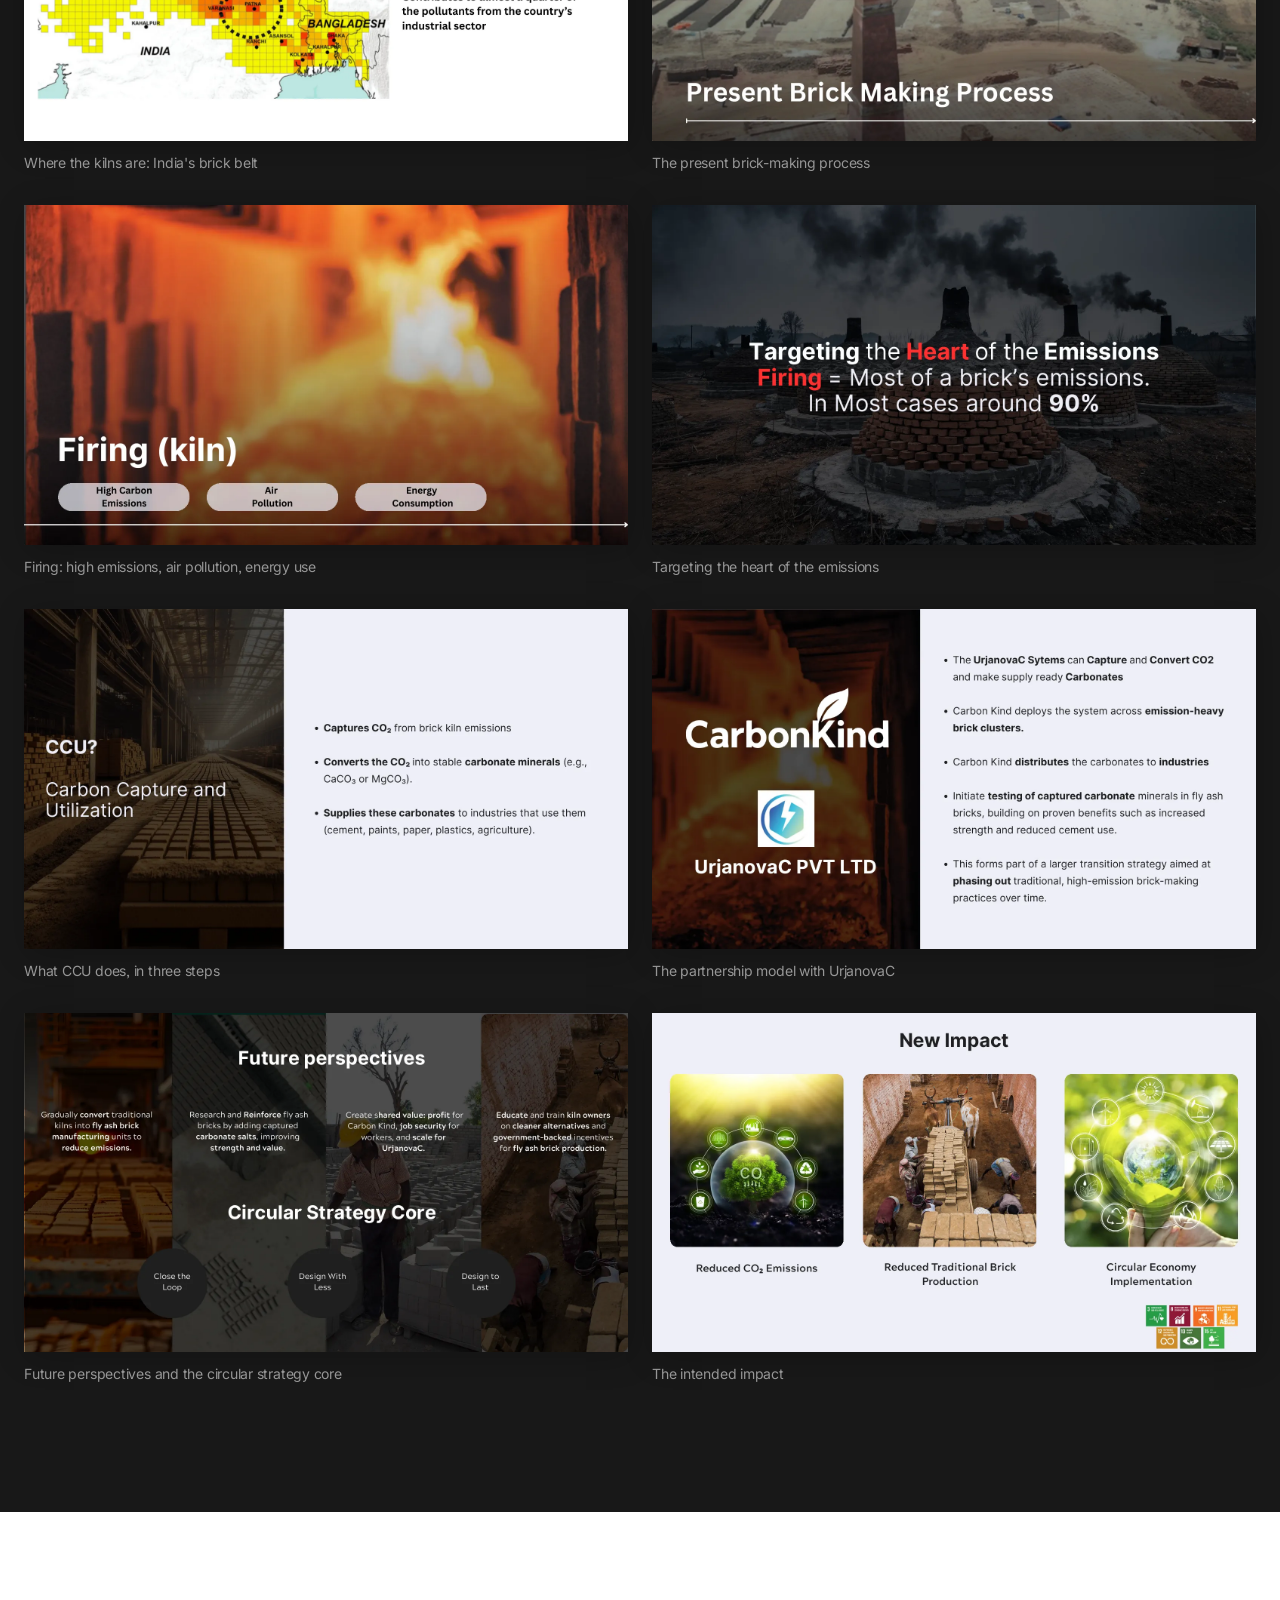
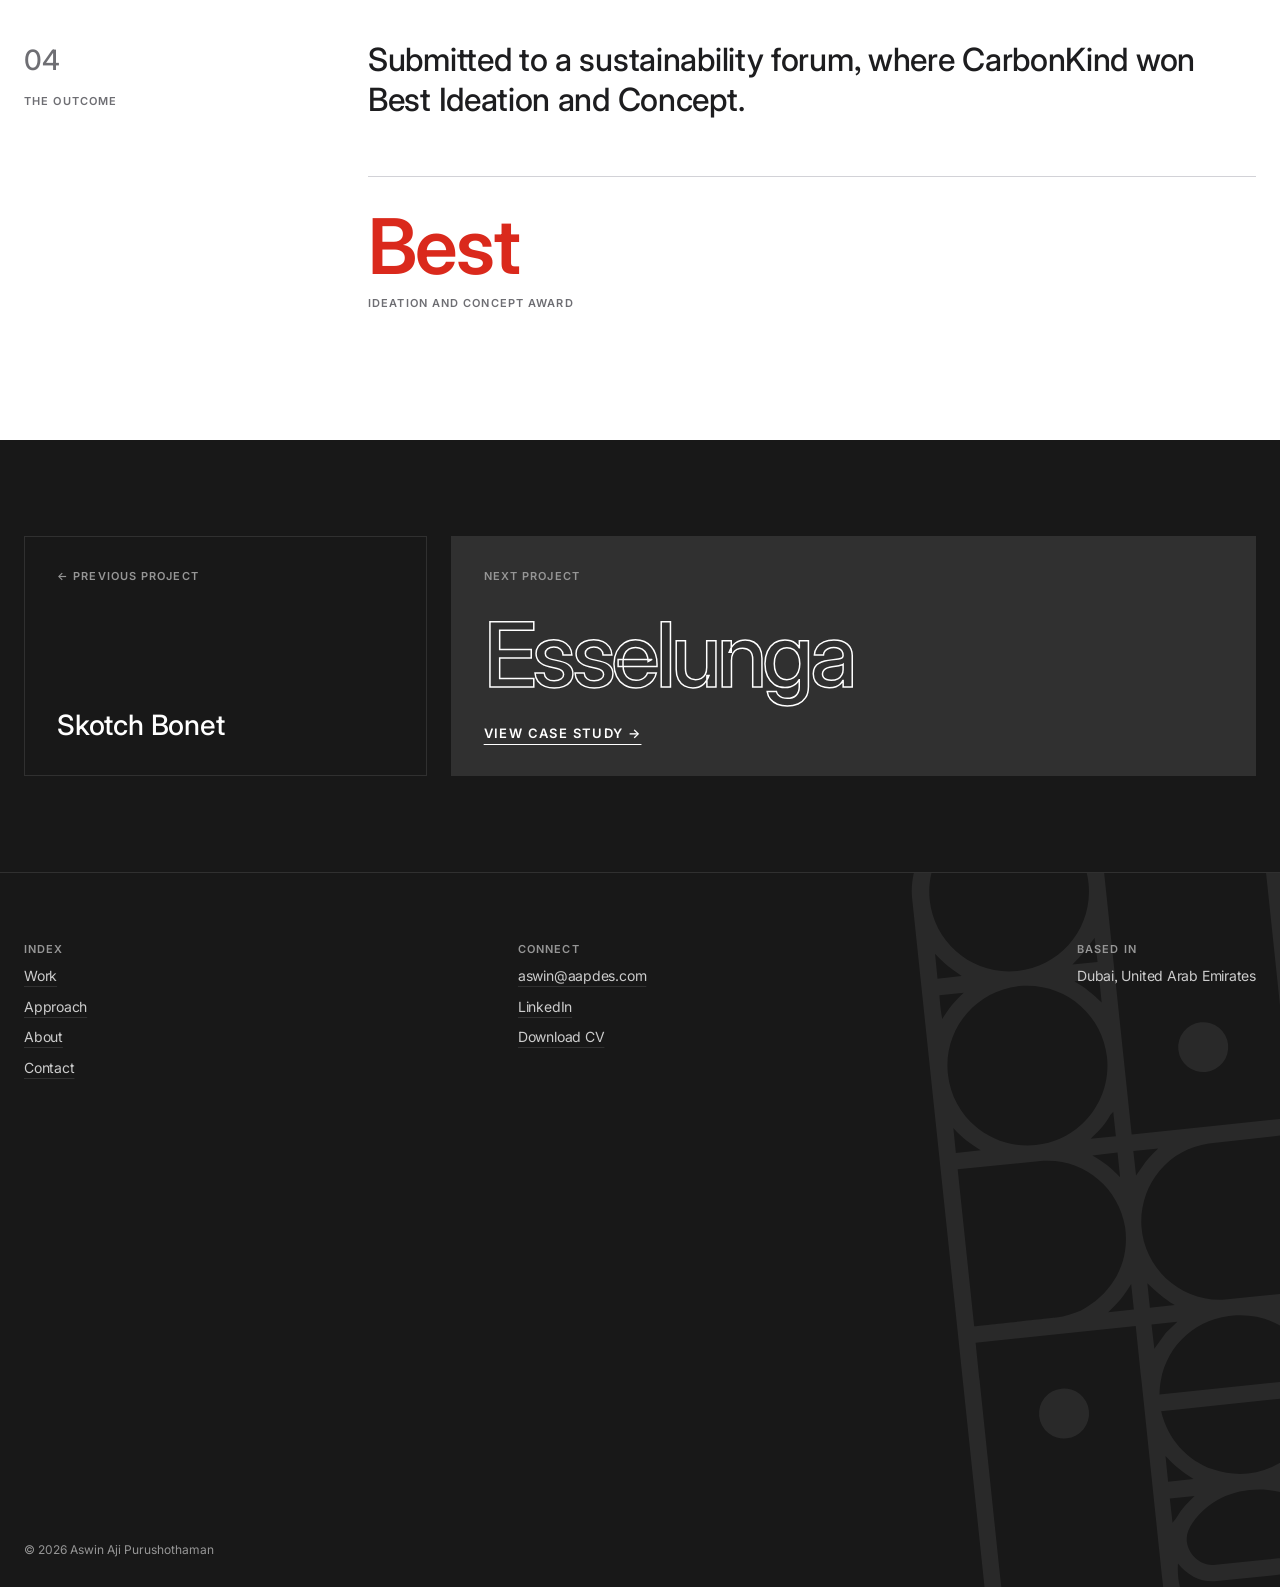
<file: work/carbonkind/index.html>
<!DOCTYPE html>
<html lang="en">
<head>
<meta charset="utf-8">
<meta name="viewport" content="width=device-width, initial-scale=1">
<title>CarbonKind · Aswin Aji Purushothaman</title>
<meta name="description" content="CarbonKind: Carbon capture for India's brick kilns, turning captured CO₂ into carbonates industry can buy. Submitted to a sustainability forum, where CarbonKind won Best Ideation and Concept.">
<link rel="canonical" href="https://www.aapdes.com/work/carbonkind/">
<meta property="og:type" content="website">
<meta property="og:title" content="CarbonKind · Aswin Aji Purushothaman">
<meta property="og:description" content="CarbonKind: Carbon capture for India's brick kilns, turning captured CO₂ into carbonates industry can buy. Submitted to a sustainability forum, where CarbonKind won Best Ideation and Concept.">
<meta property="og:url" content="https://www.aapdes.com/work/carbonkind/">
<meta property="og:image" content="https://www.aapdes.com/work/carbonkind/img/hero.webp">
<meta name="twitter:card" content="summary_large_image">
<meta name="theme-color" content="#181818">
<link rel="icon" href="/assets/favicon.svg" type="image/svg+xml">
<script>(function(){if(!matchMedia('(prefers-reduced-motion: reduce)').matches){document.documentElement.classList.add('motion');}})();</script>
<link rel="preconnect" href="https://fonts.googleapis.com">
<link rel="preconnect" href="https://fonts.gstatic.com" crossorigin>
<link href="https://fonts.googleapis.com/css2?family=Inter:ital,wght@0,300;0,400;0,500;0,600;1,300;1,400&amp;display=swap" rel="stylesheet">
<link rel="stylesheet" href="/assets/css/base.css">
<link rel="stylesheet" href="/assets/css/pages.css">
</head>
<body class="">
<a class="skip" href="#main">Skip to content</a>
<nav class="nav" id="nav" aria-label="Primary">
  <a class="brand" href="/" aria-label="Aswin Aji Purushothaman, home"><span class="nav-logo" id="navLogo"><img src="/assets/img/logo.svg" alt="" width="13" height="30"></span><span class="name">Aswin Aji Purushothaman</span></a>
  <button class="nav-toggle" id="navToggle" type="button" aria-expanded="false" aria-controls="navLinks"><i aria-hidden="true"></i>Menu</button>
  <div class="nav-links" id="navLinks">
    <a href="/work/" aria-current="page">Work</a>
    <a href="/#approach">Approach</a>
    <a href="/about/">About</a>
    <a href="/contact/">Contact</a>
  </div>
</nav>
<main id="main">

<section class="case-hero" aria-labelledby="caseTitle">
  <div class="wrap">
    <span class="label crumb"><a href="/work/">Work</a> · 04 of 7</span>
    <h1 id="caseTitle">CarbonKind</h1>
    <p class="lead">Carbon capture for India's brick kilns, turning captured CO₂ into carbonates industry can buy.</p>
    <div class="meta">
      <div><span class="label">Client</span><span>Proposal with UrjanovaC as technology partner</span></div>
      <div><span class="label">My role</span><span>Strategy &amp; business model</span></div>
      <div><span class="label">Year</span><span>2025</span></div>
      <div><span class="label">Context</span><span>Sustainability forum</span></div>
    </div>
  </div>
  <figure class="case-img"><img src="/work/carbonkind/img/hero.webp" alt="CarbonKind logo over brick kiln chimneys in India" width="1600" height="900" fetchpriority="high"></figure>
</section>

<section class="band light" aria-label="The brief">
  <div class="wrap sec"><div class="sec-label"><span class="num">01</span><span class="label eyebrow">The brief</span></div>
    <div class="prose"><p class="rv">India is the world's second-largest brick producer after China. Brick kilns pollute the air, deplete the water table and degrade land, and existing regulations mostly set how far a kiln must sit from water, roads and other kilns.</p><p class="rv">We mapped the brick-making process step by step, from clay mining to transport, to find where change would matter most.</p></div>
  </div>
</section>

<section class="band parch" aria-label="The insight">
  <div class="wrap sec"><div class="sec-label"><span class="num">02</span><span class="label eyebrow">The insight</span></div>
    <div><p class="insight-statement">Most of a brick's emissions come from one step: firing. Fix the kiln, not the whole chain.</p><ol class="points"><li>Every stage has a cost: clay mining, mixing, moulding, firing, cooling and transport.</li><li>Firing in the kiln is the heart of the emissions, so it is where the intervention has to sit.</li><li>Captured carbon only scales if someone wants to buy what it becomes.</li></ol></div>
  </div>
</section>

<section class="band band-dark" aria-label="The concept">
  <div class="wrap sec"><div class="sec-label"><span class="num">03</span><span class="label eyebrow">The concept</span></div>
    <div><p class="concept-intro">CarbonKind integrates carbon capture and utilisation (CCU) into brick clusters, with UrjanovaC as the proposed technology partner.</p><ol class="points"><li>UrjanovaC's systems capture CO₂ from kiln emissions and convert it into stable carbonate minerals.</li><li>CarbonKind deploys the systems across emission-heavy brick clusters and sells the carbonates to cement, paint, paper, plastics and agriculture.</li><li>Captured carbonates are tested in fly ash bricks, with kilns gradually converted to fly ash production.</li><li>Shared value: profit for CarbonKind, job security for workers, scale for UrjanovaC, and training for kiln owners on cleaner alternatives.</li></ol></div>
  </div>
  <div class="wrap gallery">
      <figure class="rv"><button type="button" data-full="/work/carbonkind/img/s02.webp" data-caption="Where the kilns are: India's brick belt" data-alt="Where the kilns are: India's brick belt" aria-label="Enlarge: Where the kilns are: India's brick belt"><img src="/work/carbonkind/img/s02.webp" alt="Where the kilns are: India's brick belt" width="1600" height="900" loading="lazy" decoding="async"></button><figcaption>Where the kilns are: India's brick belt</figcaption></figure>
      <figure class="rv"><button type="button" data-full="/work/carbonkind/img/s08.webp" data-caption="The present brick-making process" data-alt="The present brick-making process" aria-label="Enlarge: The present brick-making process"><img src="/work/carbonkind/img/s08.webp" alt="The present brick-making process" width="1600" height="900" loading="lazy" decoding="async"></button><figcaption>The present brick-making process</figcaption></figure>
      <figure class="rv"><button type="button" data-full="/work/carbonkind/img/s12.webp" data-caption="Firing: high emissions, air pollution, energy use" data-alt="Firing: high emissions, air pollution, energy use" aria-label="Enlarge: Firing: high emissions, air pollution, energy use"><img src="/work/carbonkind/img/s12.webp" alt="Firing: high emissions, air pollution, energy use" width="1600" height="900" loading="lazy" decoding="async"></button><figcaption>Firing: high emissions, air pollution, energy use</figcaption></figure>
      <figure class="rv"><button type="button" data-full="/work/carbonkind/img/s16.webp" data-caption="Targeting the heart of the emissions" data-alt="Targeting the heart of the emissions" aria-label="Enlarge: Targeting the heart of the emissions"><img src="/work/carbonkind/img/s16.webp" alt="Targeting the heart of the emissions" width="1600" height="900" loading="lazy" decoding="async"></button><figcaption>Targeting the heart of the emissions</figcaption></figure>
      <figure class="rv"><button type="button" data-full="/work/carbonkind/img/s18.webp" data-caption="What CCU does, in three steps" data-alt="What CCU does, in three steps" aria-label="Enlarge: What CCU does, in three steps"><img src="/work/carbonkind/img/s18.webp" alt="What CCU does, in three steps" width="1600" height="900" loading="lazy" decoding="async"></button><figcaption>What CCU does, in three steps</figcaption></figure>
      <figure class="rv"><button type="button" data-full="/work/carbonkind/img/s19.webp" data-caption="The partnership model with UrjanovaC" data-alt="The partnership model with UrjanovaC" aria-label="Enlarge: The partnership model with UrjanovaC"><img src="/work/carbonkind/img/s19.webp" alt="The partnership model with UrjanovaC" width="1600" height="900" loading="lazy" decoding="async"></button><figcaption>The partnership model with UrjanovaC</figcaption></figure>
      <figure class="rv"><button type="button" data-full="/work/carbonkind/img/s20.webp" data-caption="Future perspectives and the circular strategy core" data-alt="Future perspectives and the circular strategy core" aria-label="Enlarge: Future perspectives and the circular strategy core"><img src="/work/carbonkind/img/s20.webp" alt="Future perspectives and the circular strategy core" width="1600" height="900" loading="lazy" decoding="async"></button><figcaption>Future perspectives and the circular strategy core</figcaption></figure>
      <figure class="rv"><button type="button" data-full="/work/carbonkind/img/s21.webp" data-caption="The intended impact" data-alt="The intended impact" aria-label="Enlarge: The intended impact"><img src="/work/carbonkind/img/s21.webp" alt="The intended impact" width="1600" height="900" loading="lazy" decoding="async"></button><figcaption>The intended impact</figcaption></figure>
  </div>
</section>

<section class="band light" aria-label="The outcome">
  <div class="wrap sec"><div class="sec-label"><span class="num">04</span><span class="label eyebrow">The outcome</span></div>
    <div><p class="outcome-text">Submitted to a sustainability forum, where CarbonKind won Best Ideation and Concept.</p><div class="metrics"><div class="metric hl"><b>Best</b><span>Ideation and Concept award</span></div></div></div>
  </div>
</section>

<nav class="pager" aria-label="More projects">
  <div class="wrap">
    <a class="prev" href="/work/skotch-bonet/"><span class="label">← Previous project</span><span class="prev-t">Skotch Bonet</span></a>
    <a class="next" href="/work/esselunga/"><span class="label">Next project</span><span class="next-t">Esselunga</span><span class="more">View case study →</span></a>
  </div>
</nav>

<dialog class="lightbox" id="lightbox" aria-label="Enlarged slide">
  <button class="btn btn-outline close" type="button">Close</button>
  <img alt="">
  <p></p>
</dialog>
</main>
<footer class="foot" id="foot">
  <img class="foot-logo" src="/assets/img/logo.svg" alt="" aria-hidden="true" width="474" height="1136" loading="lazy">
  <div class="cols">
    <div class="col"><b>Index</b><a href="/work/">Work</a><a href="/#approach">Approach</a><a href="/about/">About</a><a href="/contact/">Contact</a></div>
    <div class="col"><b>Connect</b><a href="mailto:aswin@aapdes.com">aswin@aapdes.com</a><a href="https://www.linkedin.com/in/aapdes/" rel="noopener">LinkedIn</a><a href="/assets/cv/Aswin-Aji-Purushothaman-CV.pdf" download>Download CV</a></div>
    <div class="col"><b>Based in</b><span>Dubai, United Arab Emirates</span></div>
  </div>
  <div class="fw-wrap"><div class="fw" id="fw" aria-hidden="true"><span>Aswin Aji</span> <span>Purushothaman</span></div></div>
  <div class="legal">© 2026 Aswin Aji Purushothaman</div>
</footer>
<script src="/assets/js/site.js" defer></script>
<script src="/assets/js/pages.js" defer></script>
</body>
</html>
</file>
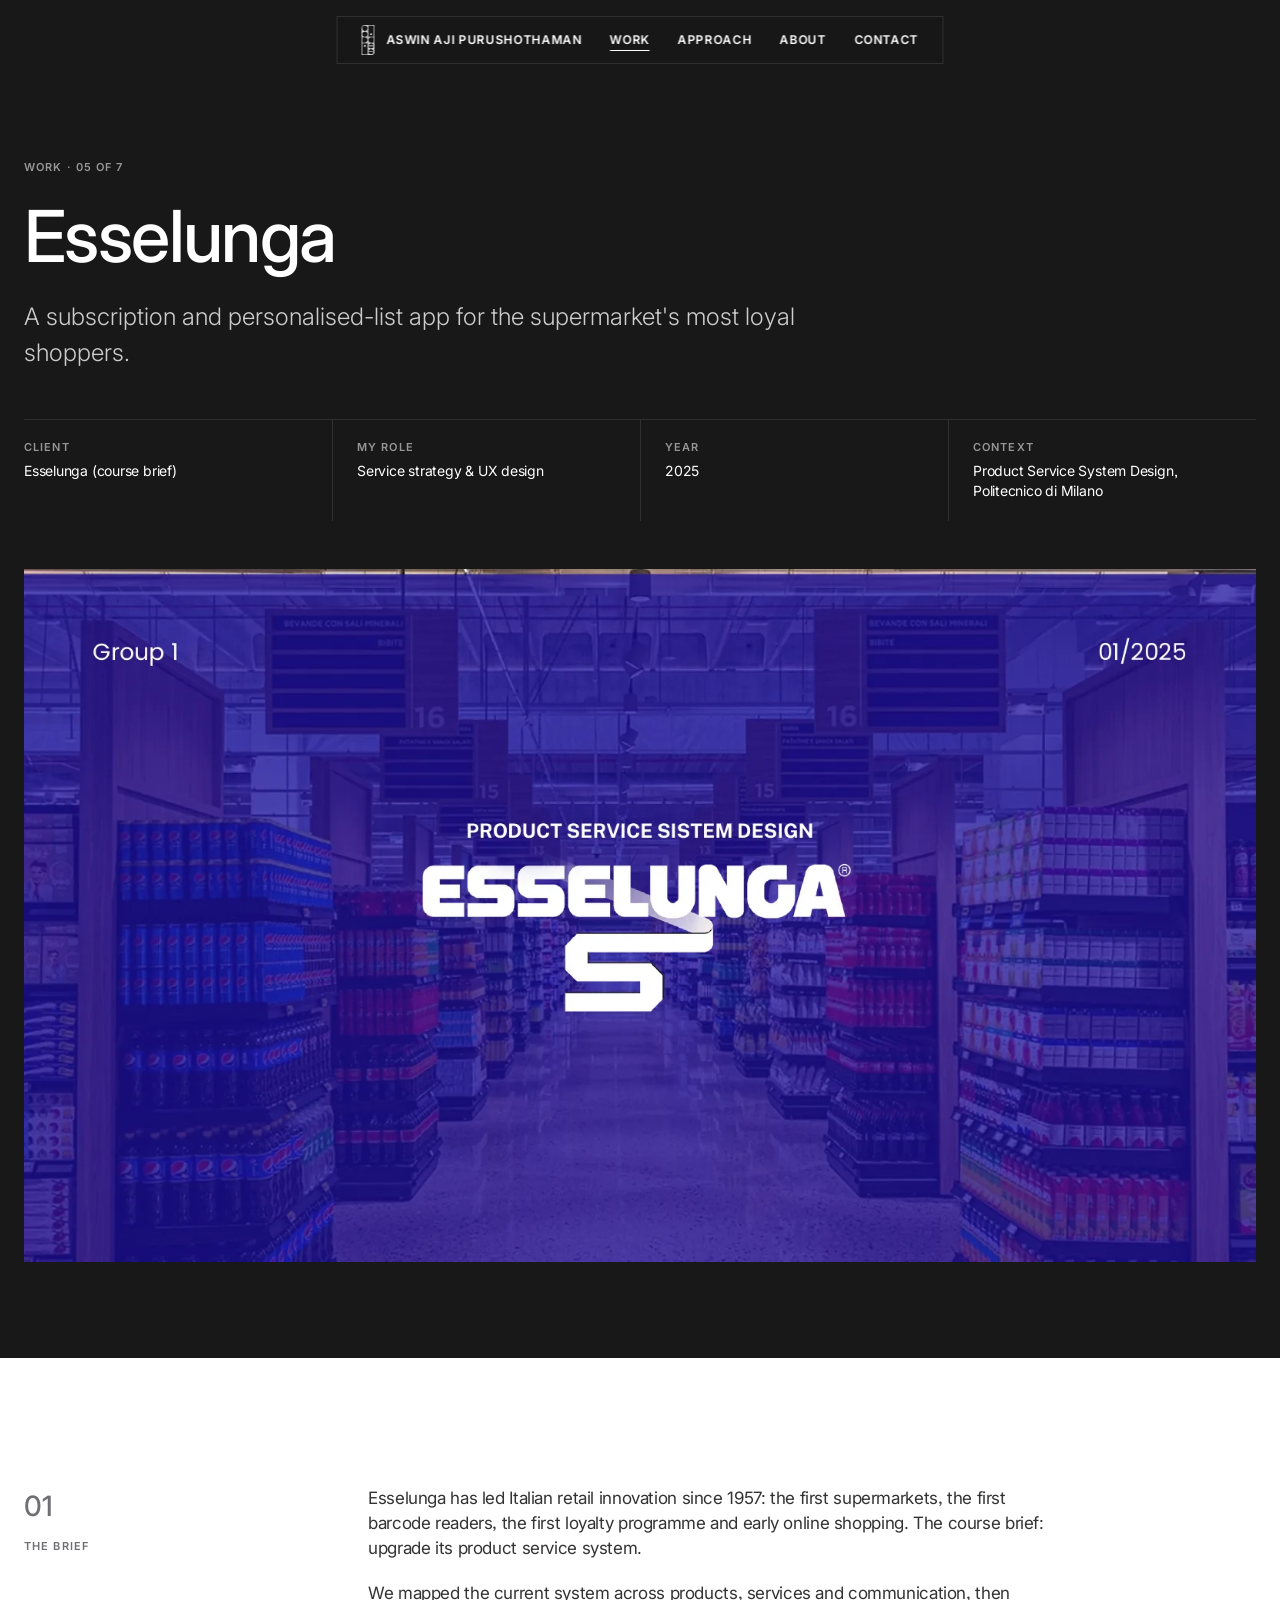
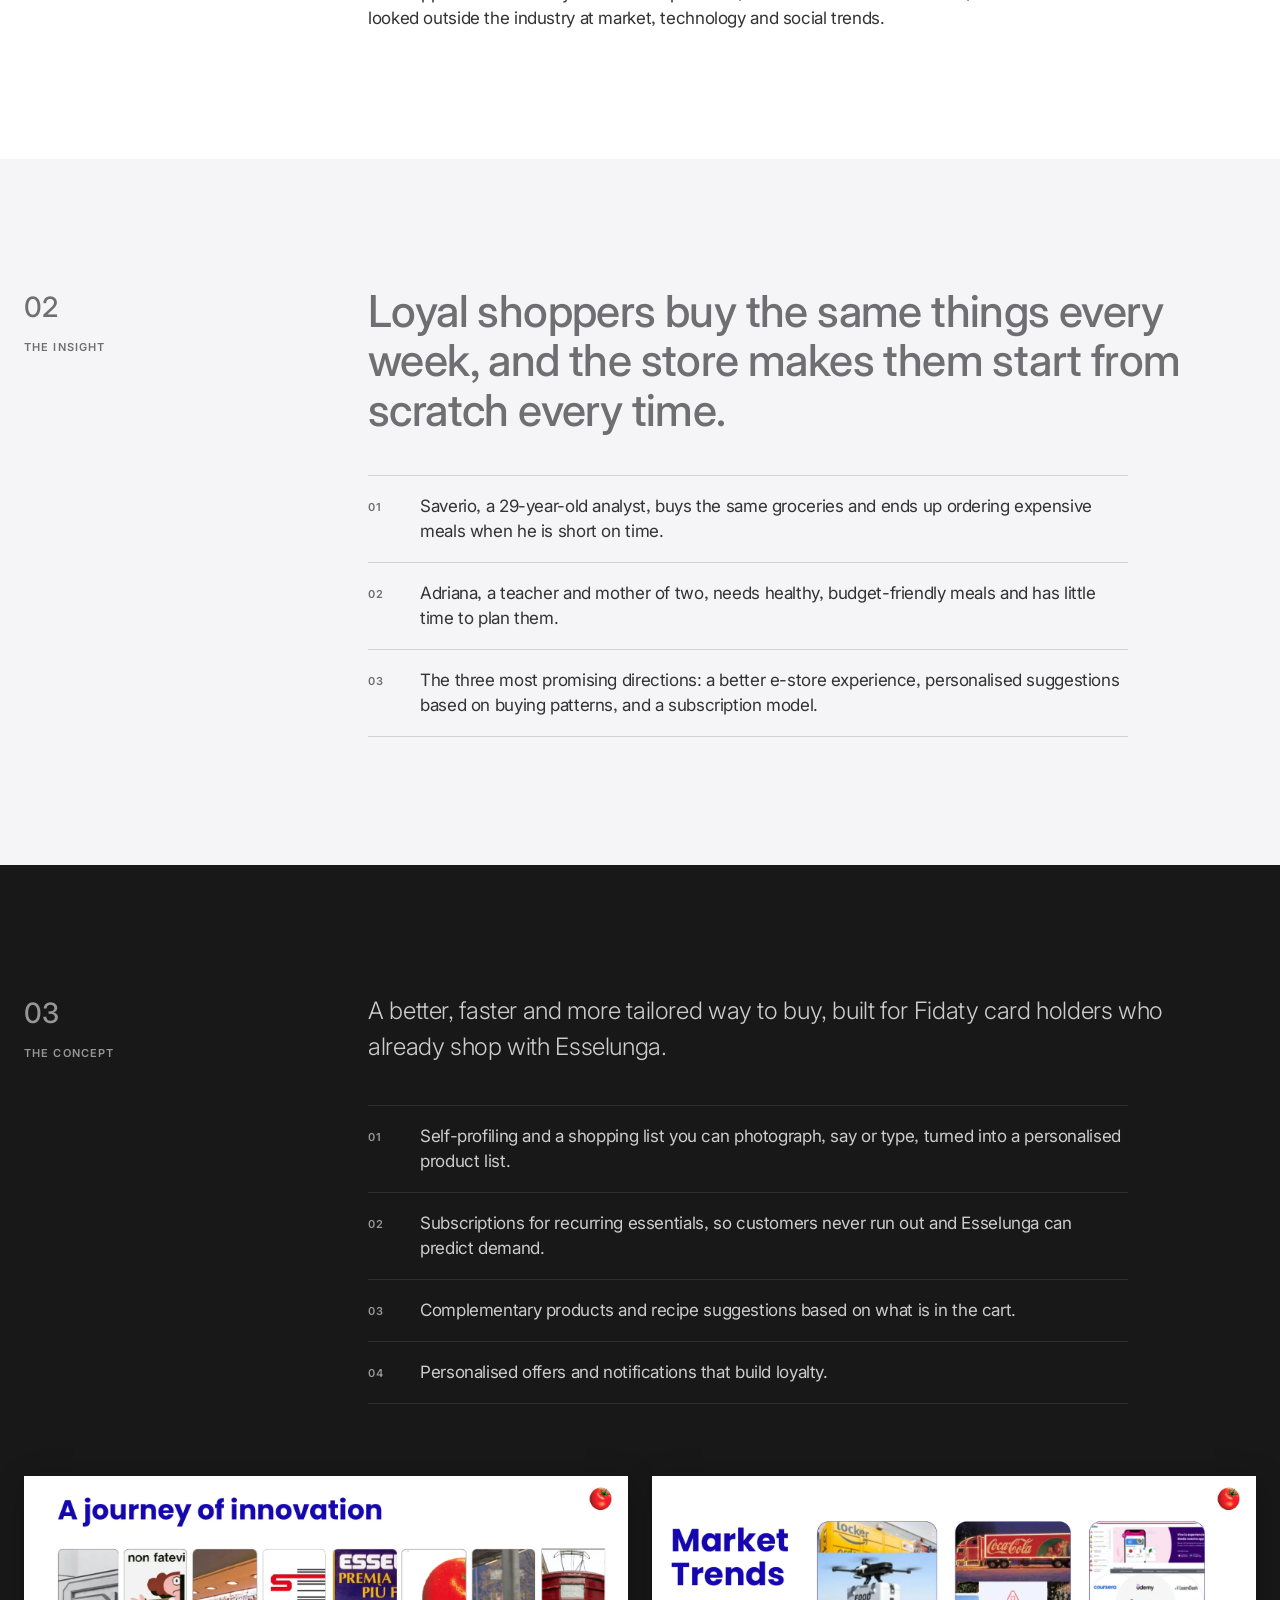
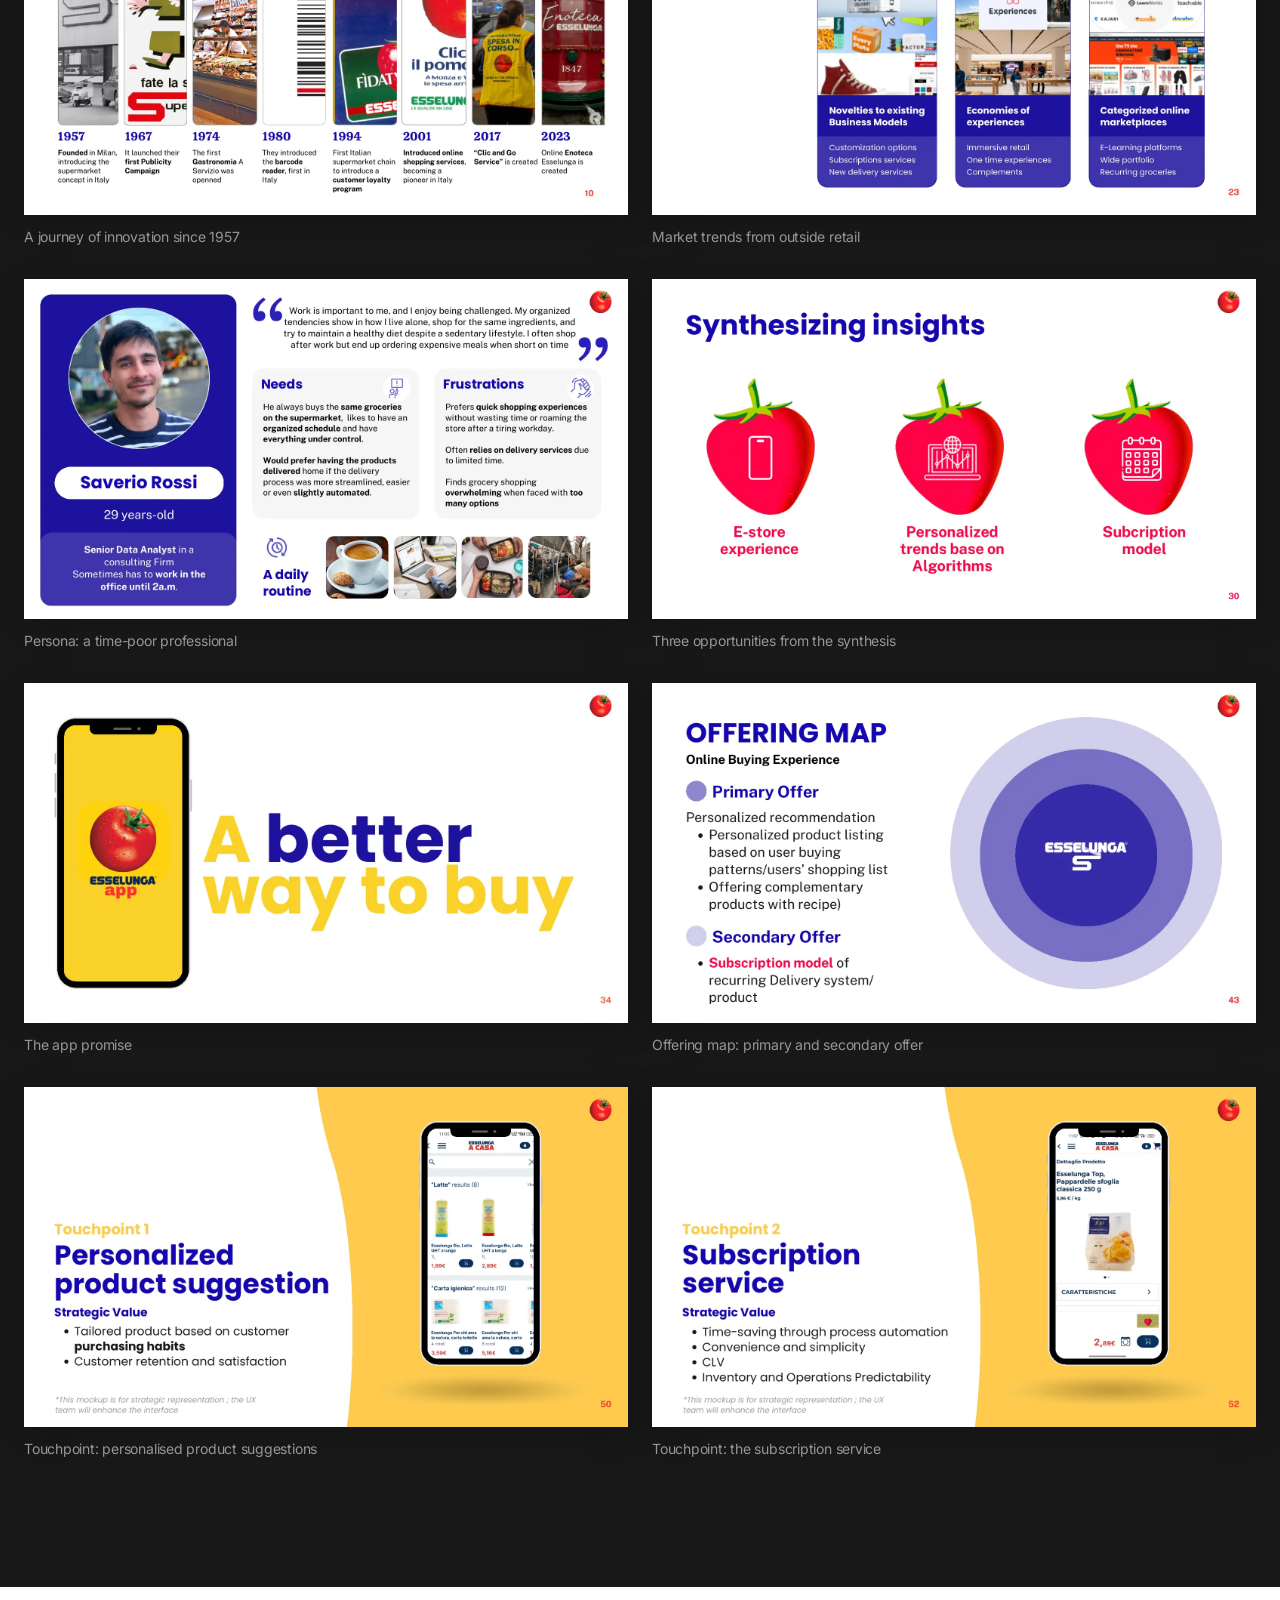
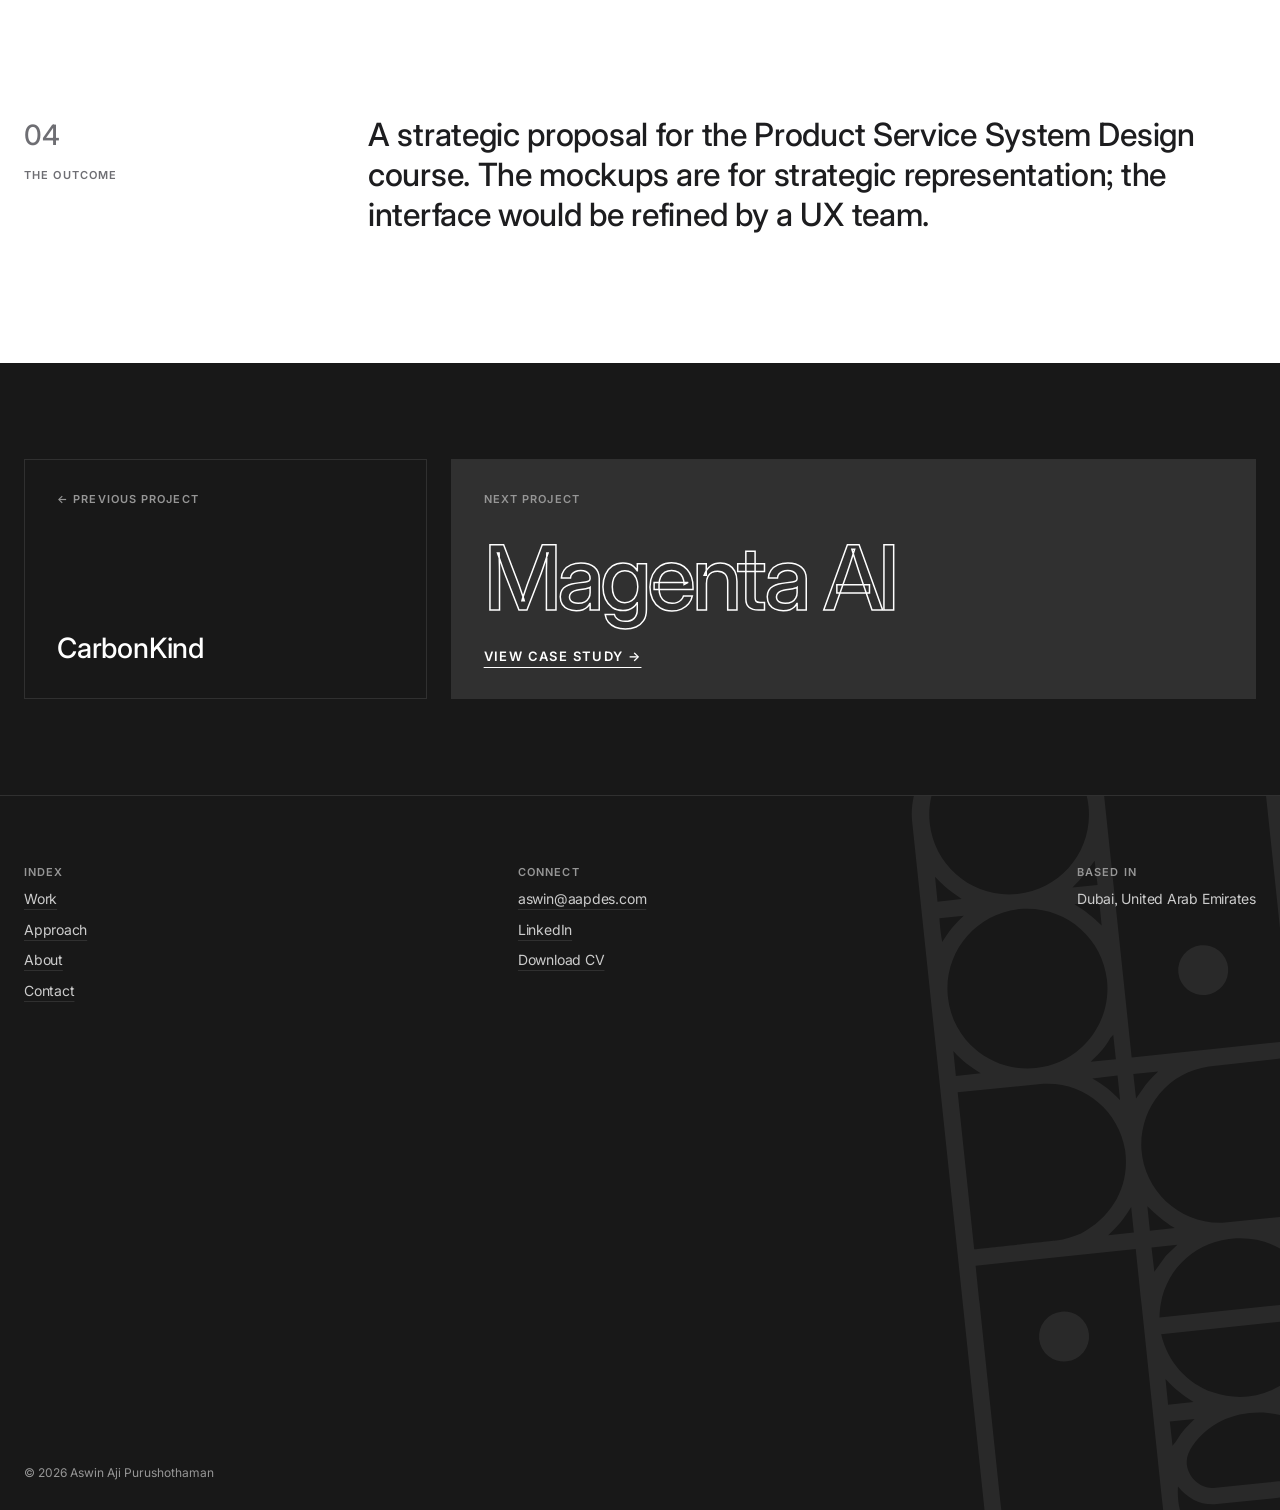
<file: work/esselunga/index.html>
<!DOCTYPE html>
<html lang="en">
<head>
<meta charset="utf-8">
<meta name="viewport" content="width=device-width, initial-scale=1">
<title>Esselunga · Aswin Aji Purushothaman</title>
<meta name="description" content="Esselunga: A subscription and personalised-list app for the supermarket's most loyal shoppers. A strategic proposal for the Product Service System Design course. The mockups are for strategic representation; the interface would be refined by a UX team.">
<link rel="canonical" href="https://www.aapdes.com/work/esselunga/">
<meta property="og:type" content="website">
<meta property="og:title" content="Esselunga · Aswin Aji Purushothaman">
<meta property="og:description" content="Esselunga: A subscription and personalised-list app for the supermarket's most loyal shoppers. A strategic proposal for the Product Service System Design course. The mockups are for strategic representation; the interface would be refined by a UX team.">
<meta property="og:url" content="https://www.aapdes.com/work/esselunga/">
<meta property="og:image" content="https://www.aapdes.com/work/esselunga/img/hero.webp">
<meta name="twitter:card" content="summary_large_image">
<meta name="theme-color" content="#181818">
<link rel="icon" href="/assets/favicon.svg" type="image/svg+xml">
<script>(function(){if(!matchMedia('(prefers-reduced-motion: reduce)').matches){document.documentElement.classList.add('motion');}})();</script>
<link rel="preconnect" href="https://fonts.googleapis.com">
<link rel="preconnect" href="https://fonts.gstatic.com" crossorigin>
<link href="https://fonts.googleapis.com/css2?family=Inter:ital,wght@0,300;0,400;0,500;0,600;1,300;1,400&amp;display=swap" rel="stylesheet">
<link rel="stylesheet" href="/assets/css/base.css">
<link rel="stylesheet" href="/assets/css/pages.css">
</head>
<body class="">
<a class="skip" href="#main">Skip to content</a>
<nav class="nav" id="nav" aria-label="Primary">
  <a class="brand" href="/" aria-label="Aswin Aji Purushothaman, home"><span class="nav-logo" id="navLogo"><img src="/assets/img/logo.svg" alt="" width="13" height="30"></span><span class="name">Aswin Aji Purushothaman</span></a>
  <button class="nav-toggle" id="navToggle" type="button" aria-expanded="false" aria-controls="navLinks"><i aria-hidden="true"></i>Menu</button>
  <div class="nav-links" id="navLinks">
    <a href="/work/" aria-current="page">Work</a>
    <a href="/#approach">Approach</a>
    <a href="/about/">About</a>
    <a href="/contact/">Contact</a>
  </div>
</nav>
<main id="main">

<section class="case-hero" aria-labelledby="caseTitle">
  <div class="wrap">
    <span class="label crumb"><a href="/work/">Work</a> · 05 of 7</span>
    <h1 id="caseTitle">Esselunga</h1>
    <p class="lead">A subscription and personalised-list app for the supermarket's most loyal shoppers.</p>
    <div class="meta">
      <div><span class="label">Client</span><span>Esselunga (course brief)</span></div>
      <div><span class="label">My role</span><span>Service strategy &amp; UX design</span></div>
      <div><span class="label">Year</span><span>2025</span></div>
      <div><span class="label">Context</span><span>Product Service System Design, Politecnico di Milano</span></div>
    </div>
  </div>
  <figure class="case-img"><img src="/work/esselunga/img/hero.webp" alt="Esselunga logo on the Product Service System Design title slide" width="1600" height="900" fetchpriority="high"></figure>
</section>

<section class="band light" aria-label="The brief">
  <div class="wrap sec"><div class="sec-label"><span class="num">01</span><span class="label eyebrow">The brief</span></div>
    <div class="prose"><p class="rv">Esselunga has led Italian retail innovation since 1957: the first supermarkets, the first barcode readers, the first loyalty programme and early online shopping. The course brief: upgrade its product service system.</p><p class="rv">We mapped the current system across products, services and communication, then looked outside the industry at market, technology and social trends.</p></div>
  </div>
</section>

<section class="band parch" aria-label="The insight">
  <div class="wrap sec"><div class="sec-label"><span class="num">02</span><span class="label eyebrow">The insight</span></div>
    <div><p class="insight-statement">Loyal shoppers buy the same things every week, and the store makes them start from scratch every time.</p><ol class="points"><li>Saverio, a 29-year-old analyst, buys the same groceries and ends up ordering expensive meals when he is short on time.</li><li>Adriana, a teacher and mother of two, needs healthy, budget-friendly meals and has little time to plan them.</li><li>The three most promising directions: a better e-store experience, personalised suggestions based on buying patterns, and a subscription model.</li></ol></div>
  </div>
</section>

<section class="band band-dark" aria-label="The concept">
  <div class="wrap sec"><div class="sec-label"><span class="num">03</span><span class="label eyebrow">The concept</span></div>
    <div><p class="concept-intro">A better, faster and more tailored way to buy, built for Fidaty card holders who already shop with Esselunga.</p><ol class="points"><li>Self-profiling and a shopping list you can photograph, say or type, turned into a personalised product list.</li><li>Subscriptions for recurring essentials, so customers never run out and Esselunga can predict demand.</li><li>Complementary products and recipe suggestions based on what is in the cart.</li><li>Personalised offers and notifications that build loyalty.</li></ol></div>
  </div>
  <div class="wrap gallery">
      <figure class="rv"><button type="button" data-full="/work/esselunga/img/s10.webp" data-caption="A journey of innovation since 1957" data-alt="A journey of innovation since 1957" aria-label="Enlarge: A journey of innovation since 1957"><img src="/work/esselunga/img/s10.webp" alt="A journey of innovation since 1957" width="1600" height="900" loading="lazy" decoding="async"></button><figcaption>A journey of innovation since 1957</figcaption></figure>
      <figure class="rv"><button type="button" data-full="/work/esselunga/img/s23.webp" data-caption="Market trends from outside retail" data-alt="Market trends from outside retail" aria-label="Enlarge: Market trends from outside retail"><img src="/work/esselunga/img/s23.webp" alt="Market trends from outside retail" width="1600" height="900" loading="lazy" decoding="async"></button><figcaption>Market trends from outside retail</figcaption></figure>
      <figure class="rv"><button type="button" data-full="/work/esselunga/img/s27.webp" data-caption="Persona: a time-poor professional" data-alt="Persona: a time-poor professional" aria-label="Enlarge: Persona: a time-poor professional"><img src="/work/esselunga/img/s27.webp" alt="Persona: a time-poor professional" width="1600" height="900" loading="lazy" decoding="async"></button><figcaption>Persona: a time-poor professional</figcaption></figure>
      <figure class="rv"><button type="button" data-full="/work/esselunga/img/s30.webp" data-caption="Three opportunities from the synthesis" data-alt="Three opportunities from the synthesis" aria-label="Enlarge: Three opportunities from the synthesis"><img src="/work/esselunga/img/s30.webp" alt="Three opportunities from the synthesis" width="1600" height="900" loading="lazy" decoding="async"></button><figcaption>Three opportunities from the synthesis</figcaption></figure>
      <figure class="rv"><button type="button" data-full="/work/esselunga/img/s34.webp" data-caption="The app promise" data-alt="The app promise" aria-label="Enlarge: The app promise"><img src="/work/esselunga/img/s34.webp" alt="The app promise" width="1600" height="900" loading="lazy" decoding="async"></button><figcaption>The app promise</figcaption></figure>
      <figure class="rv"><button type="button" data-full="/work/esselunga/img/s44.webp" data-caption="Offering map: primary and secondary offer" data-alt="Offering map: primary and secondary offer" aria-label="Enlarge: Offering map: primary and secondary offer"><img src="/work/esselunga/img/s44.webp" alt="Offering map: primary and secondary offer" width="1600" height="900" loading="lazy" decoding="async"></button><figcaption>Offering map: primary and secondary offer</figcaption></figure>
      <figure class="rv"><button type="button" data-full="/work/esselunga/img/s51.webp" data-caption="Touchpoint: personalised product suggestions" data-alt="Touchpoint: personalised product suggestions" aria-label="Enlarge: Touchpoint: personalised product suggestions"><img src="/work/esselunga/img/s51.webp" alt="Touchpoint: personalised product suggestions" width="1600" height="900" loading="lazy" decoding="async"></button><figcaption>Touchpoint: personalised product suggestions</figcaption></figure>
      <figure class="rv"><button type="button" data-full="/work/esselunga/img/s53.webp" data-caption="Touchpoint: the subscription service" data-alt="Touchpoint: the subscription service" aria-label="Enlarge: Touchpoint: the subscription service"><img src="/work/esselunga/img/s53.webp" alt="Touchpoint: the subscription service" width="1600" height="900" loading="lazy" decoding="async"></button><figcaption>Touchpoint: the subscription service</figcaption></figure>
  </div>
</section>

<section class="band light" aria-label="The outcome">
  <div class="wrap sec"><div class="sec-label"><span class="num">04</span><span class="label eyebrow">The outcome</span></div>
    <div><p class="outcome-text">A strategic proposal for the Product Service System Design course. The mockups are for strategic representation; the interface would be refined by a UX team.</p></div>
  </div>
</section>

<nav class="pager" aria-label="More projects">
  <div class="wrap">
    <a class="prev" href="/work/carbonkind/"><span class="label">← Previous project</span><span class="prev-t">CarbonKind</span></a>
    <a class="next" href="/work/magenta-ai/"><span class="label">Next project</span><span class="next-t">Magenta AI</span><span class="more">View case study →</span></a>
  </div>
</nav>

<dialog class="lightbox" id="lightbox" aria-label="Enlarged slide">
  <button class="btn btn-outline close" type="button">Close</button>
  <img alt="">
  <p></p>
</dialog>
</main>
<footer class="foot" id="foot">
  <img class="foot-logo" src="/assets/img/logo.svg" alt="" aria-hidden="true" width="474" height="1136" loading="lazy">
  <div class="cols">
    <div class="col"><b>Index</b><a href="/work/">Work</a><a href="/#approach">Approach</a><a href="/about/">About</a><a href="/contact/">Contact</a></div>
    <div class="col"><b>Connect</b><a href="mailto:aswin@aapdes.com">aswin@aapdes.com</a><a href="https://www.linkedin.com/in/aapdes/" rel="noopener">LinkedIn</a><a href="/assets/cv/Aswin-Aji-Purushothaman-CV.pdf" download>Download CV</a></div>
    <div class="col"><b>Based in</b><span>Dubai, United Arab Emirates</span></div>
  </div>
  <div class="fw-wrap"><div class="fw" id="fw" aria-hidden="true"><span>Aswin Aji</span> <span>Purushothaman</span></div></div>
  <div class="legal">© 2026 Aswin Aji Purushothaman</div>
</footer>
<script src="/assets/js/site.js" defer></script>
<script src="/assets/js/pages.js" defer></script>
</body>
</html>
</file>
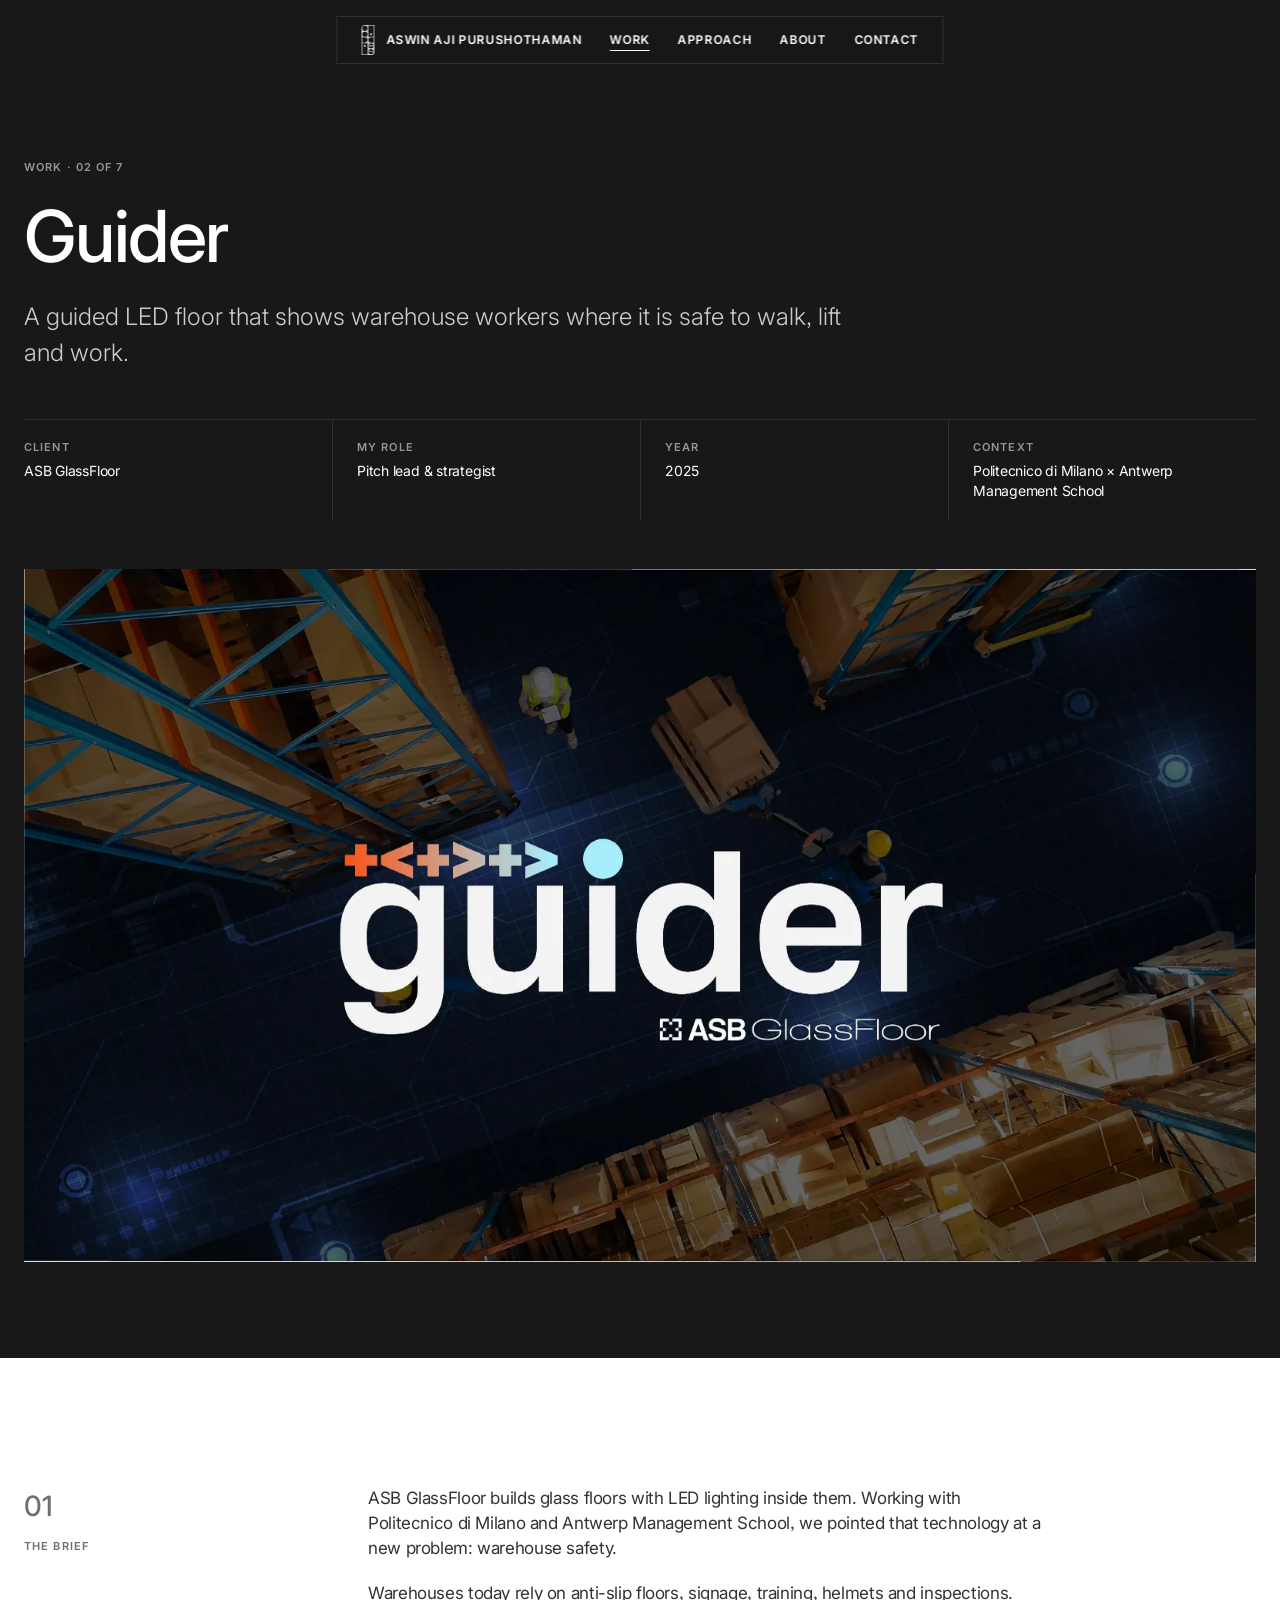
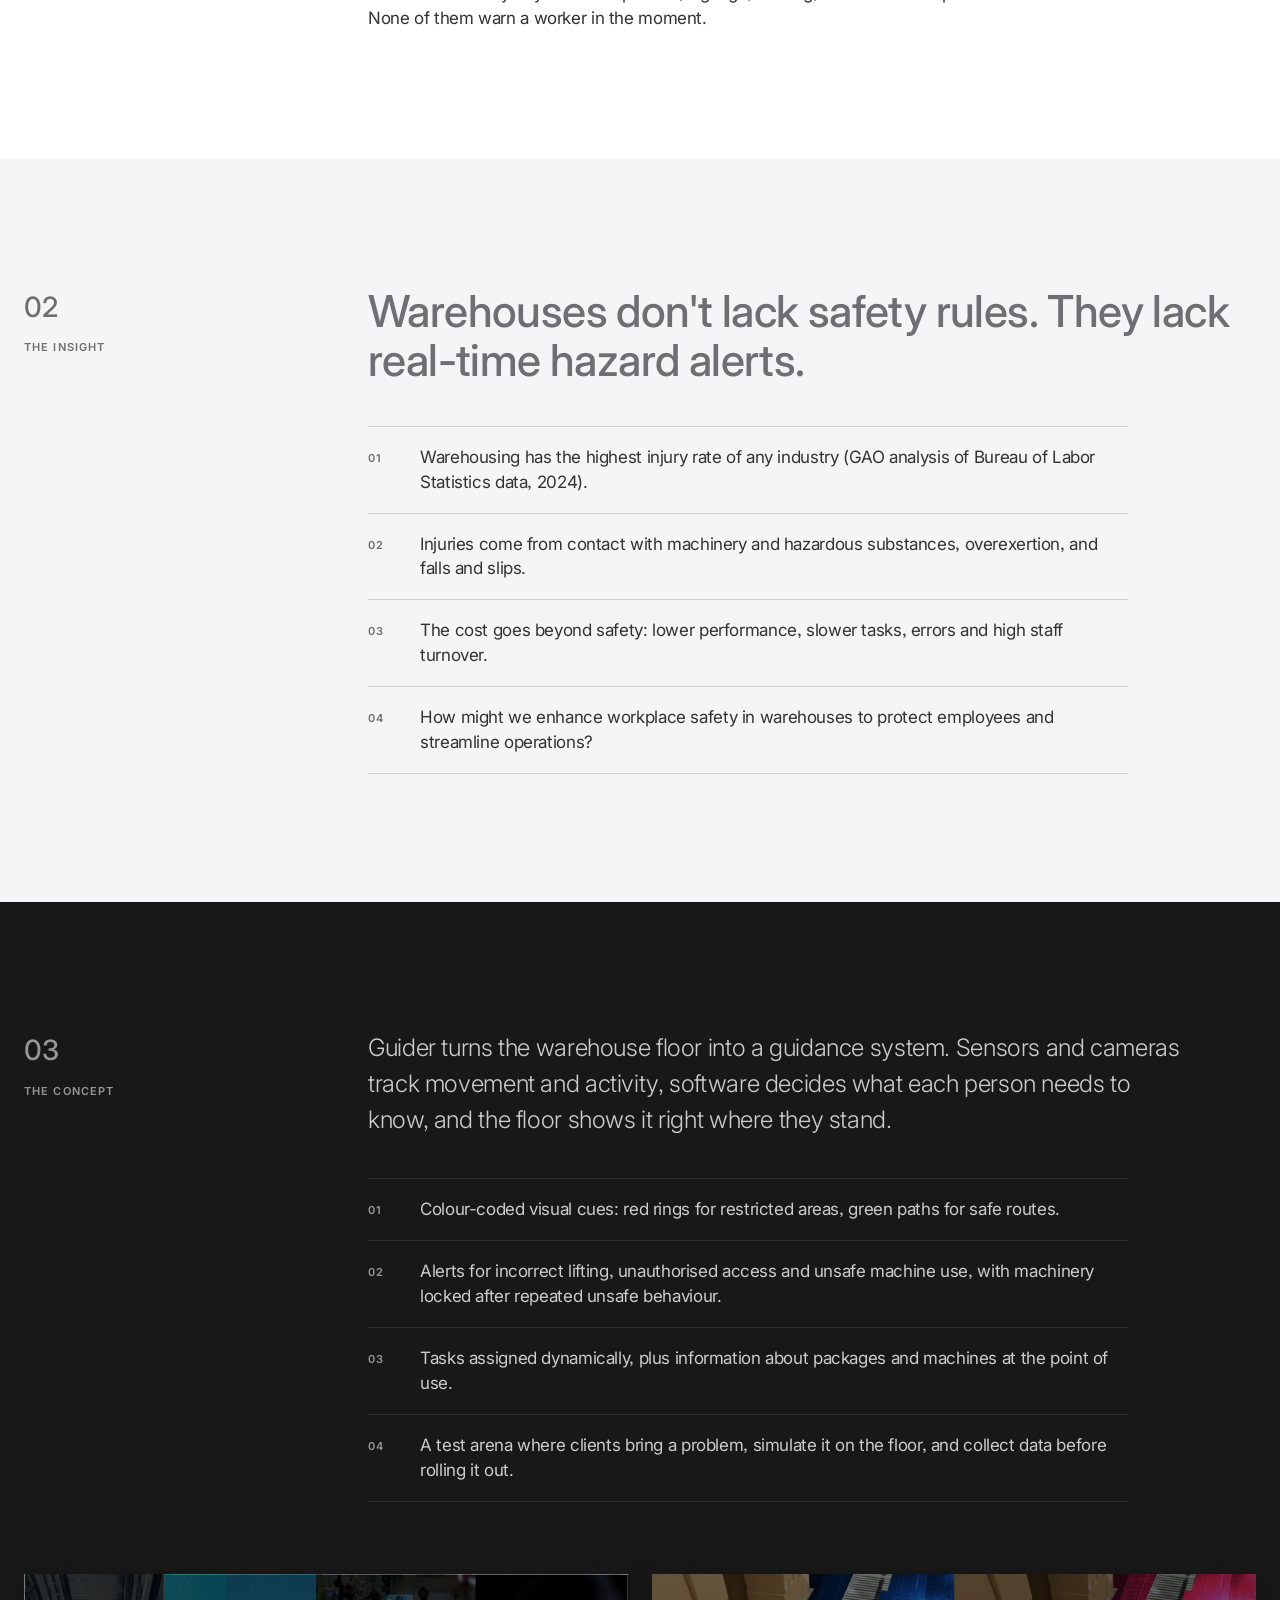
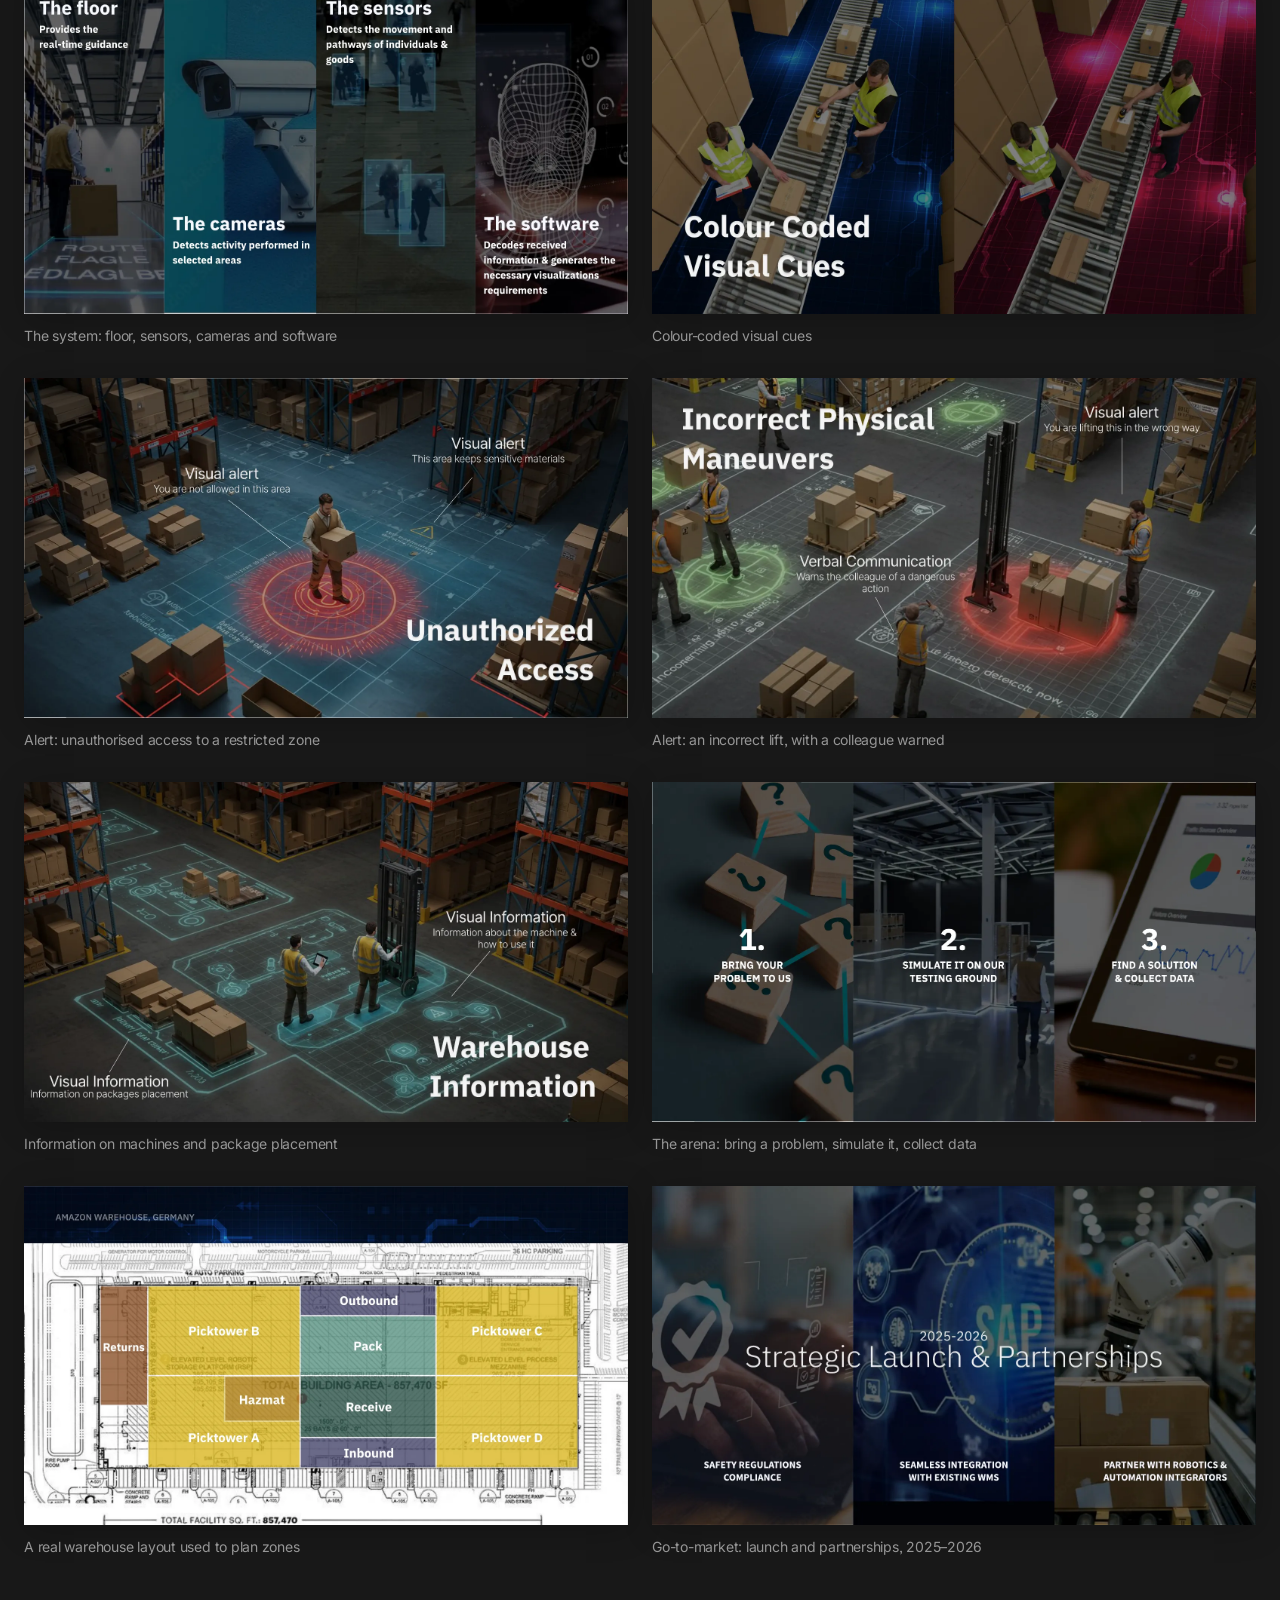
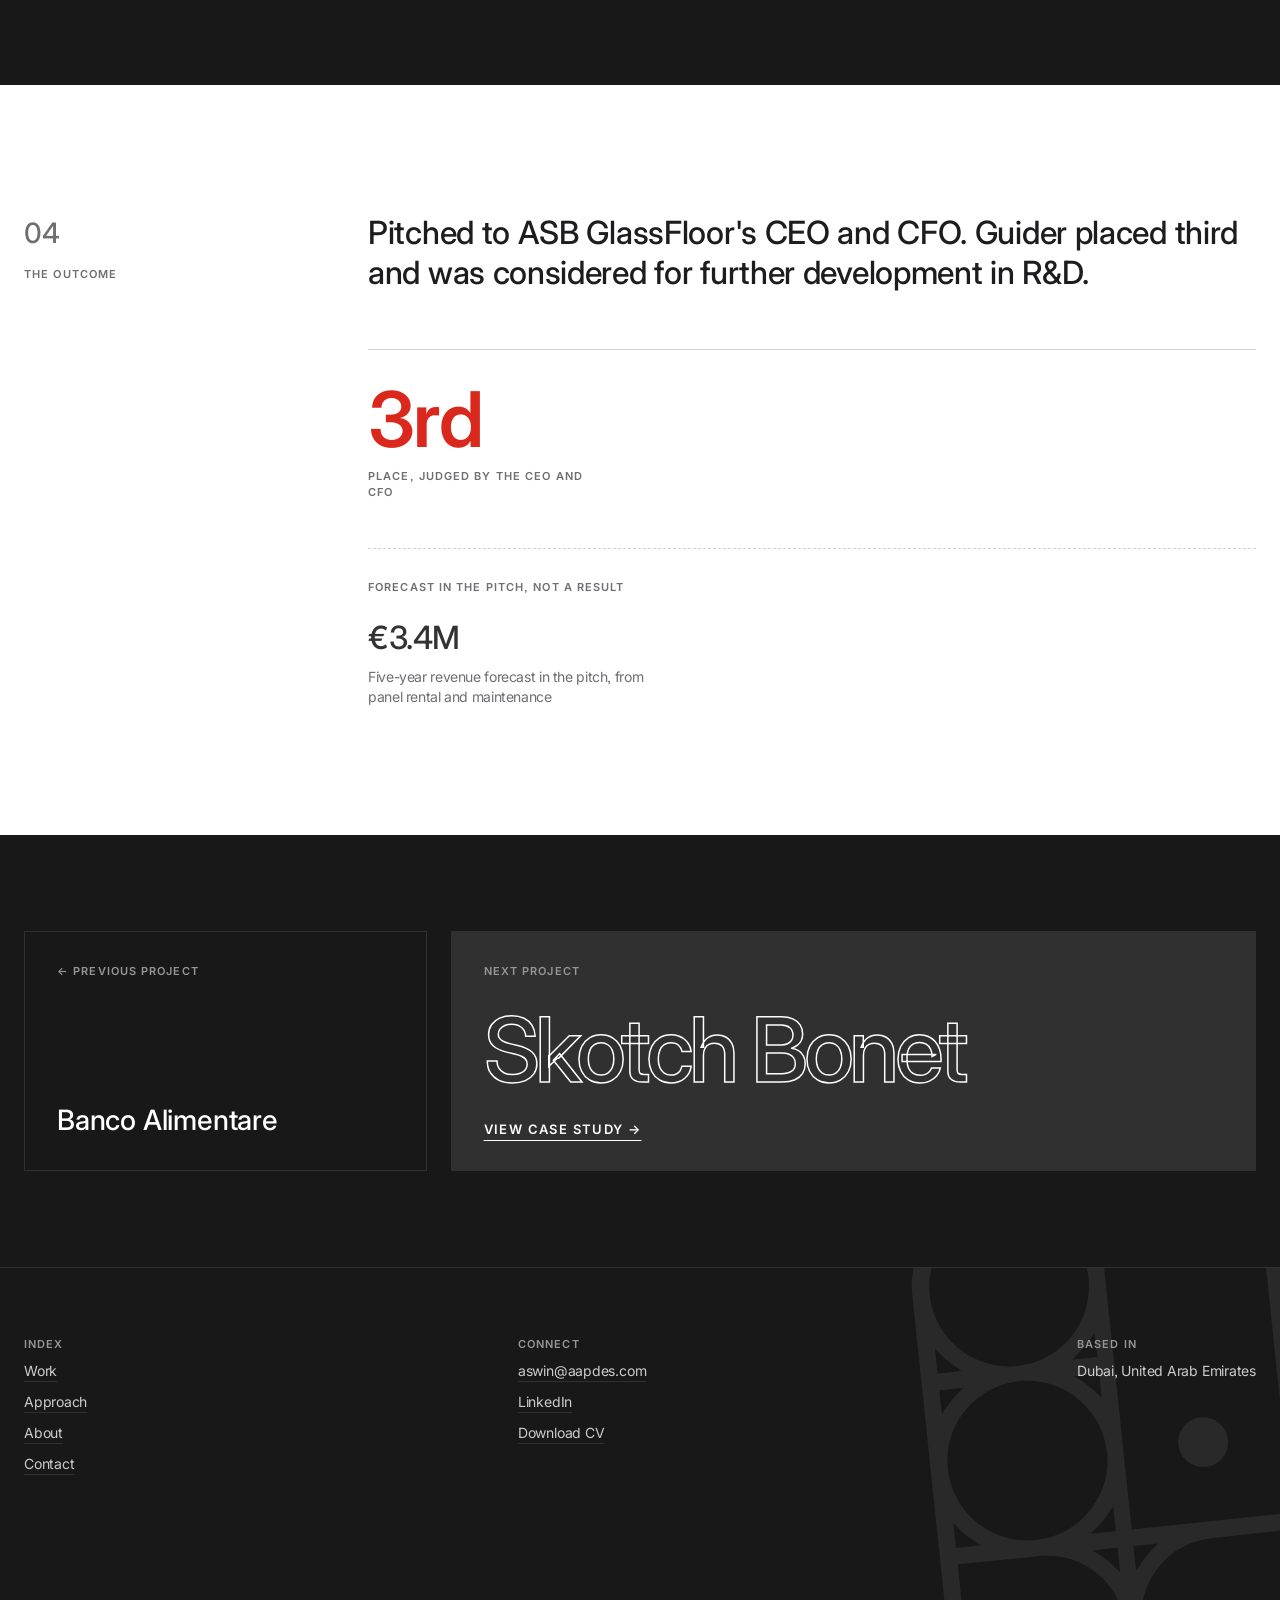
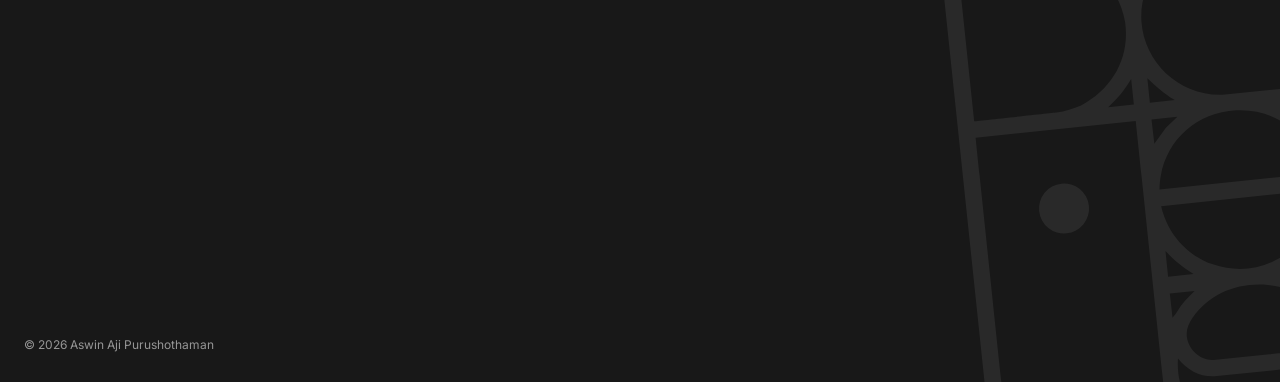
<file: work/guider/index.html>
<!DOCTYPE html>
<html lang="en">
<head>
<meta charset="utf-8">
<meta name="viewport" content="width=device-width, initial-scale=1">
<title>Guider · Aswin Aji Purushothaman</title>
<meta name="description" content="Guider: A guided LED floor that shows warehouse workers where it is safe to walk, lift and work. Pitched to ASB GlassFloor's CEO and CFO. Guider placed third and was considered for further development in R&amp;D.">
<link rel="canonical" href="https://www.aapdes.com/work/guider/">
<meta property="og:type" content="website">
<meta property="og:title" content="Guider · Aswin Aji Purushothaman">
<meta property="og:description" content="Guider: A guided LED floor that shows warehouse workers where it is safe to walk, lift and work. Pitched to ASB GlassFloor's CEO and CFO. Guider placed third and was considered for further development in R&amp;D.">
<meta property="og:url" content="https://www.aapdes.com/work/guider/">
<meta property="og:image" content="https://www.aapdes.com/work/guider/img/hero.webp">
<meta name="twitter:card" content="summary_large_image">
<meta name="theme-color" content="#181818">
<link rel="icon" href="/assets/favicon.svg" type="image/svg+xml">
<script>(function(){if(!matchMedia('(prefers-reduced-motion: reduce)').matches){document.documentElement.classList.add('motion');}})();</script>
<link rel="preconnect" href="https://fonts.googleapis.com">
<link rel="preconnect" href="https://fonts.gstatic.com" crossorigin>
<link href="https://fonts.googleapis.com/css2?family=Inter:ital,wght@0,300;0,400;0,500;0,600;1,300;1,400&amp;display=swap" rel="stylesheet">
<link rel="stylesheet" href="/assets/css/base.css">
<link rel="stylesheet" href="/assets/css/pages.css">
</head>
<body class="">
<a class="skip" href="#main">Skip to content</a>
<nav class="nav" id="nav" aria-label="Primary">
  <a class="brand" href="/" aria-label="Aswin Aji Purushothaman, home"><span class="nav-logo" id="navLogo"><img src="/assets/img/logo.svg" alt="" width="13" height="30"></span><span class="name">Aswin Aji Purushothaman</span></a>
  <button class="nav-toggle" id="navToggle" type="button" aria-expanded="false" aria-controls="navLinks"><i aria-hidden="true"></i>Menu</button>
  <div class="nav-links" id="navLinks">
    <a href="/work/" aria-current="page">Work</a>
    <a href="/#approach">Approach</a>
    <a href="/about/">About</a>
    <a href="/contact/">Contact</a>
  </div>
</nav>
<main id="main">

<section class="case-hero" aria-labelledby="caseTitle">
  <div class="wrap">
    <span class="label crumb"><a href="/work/">Work</a> · 02 of 7</span>
    <h1 id="caseTitle">Guider</h1>
    <p class="lead">A guided LED floor that shows warehouse workers where it is safe to walk, lift and work.</p>
    <div class="meta">
      <div><span class="label">Client</span><span>ASB GlassFloor</span></div>
      <div><span class="label">My role</span><span>Pitch lead &amp; strategist</span></div>
      <div><span class="label">Year</span><span>2025</span></div>
      <div><span class="label">Context</span><span>Politecnico di Milano × Antwerp Management School</span></div>
    </div>
  </div>
  <figure class="case-img"><img src="/work/guider/img/hero.webp" alt="Guider logo with ASB GlassFloor, over an aerial view of a warehouse" width="1600" height="900" fetchpriority="high"></figure>
</section>

<section class="band light" aria-label="The brief">
  <div class="wrap sec"><div class="sec-label"><span class="num">01</span><span class="label eyebrow">The brief</span></div>
    <div class="prose"><p class="rv">ASB GlassFloor builds glass floors with LED lighting inside them. Working with Politecnico di Milano and Antwerp Management School, we pointed that technology at a new problem: warehouse safety.</p><p class="rv">Warehouses today rely on anti-slip floors, signage, training, helmets and inspections. None of them warn a worker in the moment.</p></div>
  </div>
</section>

<section class="band parch" aria-label="The insight">
  <div class="wrap sec"><div class="sec-label"><span class="num">02</span><span class="label eyebrow">The insight</span></div>
    <div><p class="insight-statement">Warehouses don't lack safety rules. They lack real-time hazard alerts.</p><ol class="points"><li>Warehousing has the highest injury rate of any industry (GAO analysis of Bureau of Labor Statistics data, 2024).</li><li>Injuries come from contact with machinery and hazardous substances, overexertion, and falls and slips.</li><li>The cost goes beyond safety: lower performance, slower tasks, errors and high staff turnover.</li><li>How might we enhance workplace safety in warehouses to protect employees and streamline operations?</li></ol></div>
  </div>
</section>

<section class="band band-dark" aria-label="The concept">
  <div class="wrap sec"><div class="sec-label"><span class="num">03</span><span class="label eyebrow">The concept</span></div>
    <div><p class="concept-intro">Guider turns the warehouse floor into a guidance system. Sensors and cameras track movement and activity, software decides what each person needs to know, and the floor shows it right where they stand.</p><ol class="points"><li>Colour-coded visual cues: red rings for restricted areas, green paths for safe routes.</li><li>Alerts for incorrect lifting, unauthorised access and unsafe machine use, with machinery locked after repeated unsafe behaviour.</li><li>Tasks assigned dynamically, plus information about packages and machines at the point of use.</li><li>A test arena where clients bring a problem, simulate it on the floor, and collect data before rolling it out.</li></ol></div>
  </div>
  <div class="wrap gallery">
      <figure class="rv"><button type="button" data-full="/work/guider/img/s17.webp" data-caption="The system: floor, sensors, cameras and software" data-alt="The system: floor, sensors, cameras and software" aria-label="Enlarge: The system: floor, sensors, cameras and software"><img src="/work/guider/img/s17.webp" alt="The system: floor, sensors, cameras and software" width="1600" height="900" loading="lazy" decoding="async"></button><figcaption>The system: floor, sensors, cameras and software</figcaption></figure>
      <figure class="rv"><button type="button" data-full="/work/guider/img/s18.webp" data-caption="Colour-coded visual cues" data-alt="Colour-coded visual cues" aria-label="Enlarge: Colour-coded visual cues"><img src="/work/guider/img/s18.webp" alt="Colour-coded visual cues" width="1600" height="900" loading="lazy" decoding="async"></button><figcaption>Colour-coded visual cues</figcaption></figure>
      <figure class="rv"><button type="button" data-full="/work/guider/img/s27.webp" data-caption="Alert: unauthorised access to a restricted zone" data-alt="Alert: unauthorised access to a restricted zone" aria-label="Enlarge: Alert: unauthorised access to a restricted zone"><img src="/work/guider/img/s27.webp" alt="Alert: unauthorised access to a restricted zone" width="1600" height="900" loading="lazy" decoding="async"></button><figcaption>Alert: unauthorised access to a restricted zone</figcaption></figure>
      <figure class="rv"><button type="button" data-full="/work/guider/img/s28.webp" data-caption="Alert: an incorrect lift, with a colleague warned" data-alt="Alert: an incorrect lift, with a colleague warned" aria-label="Enlarge: Alert: an incorrect lift, with a colleague warned"><img src="/work/guider/img/s28.webp" alt="Alert: an incorrect lift, with a colleague warned" width="1600" height="900" loading="lazy" decoding="async"></button><figcaption>Alert: an incorrect lift, with a colleague warned</figcaption></figure>
      <figure class="rv"><button type="button" data-full="/work/guider/img/s31.webp" data-caption="Information on machines and package placement" data-alt="Information on machines and package placement" aria-label="Enlarge: Information on machines and package placement"><img src="/work/guider/img/s31.webp" alt="Information on machines and package placement" width="1600" height="900" loading="lazy" decoding="async"></button><figcaption>Information on machines and package placement</figcaption></figure>
      <figure class="rv"><button type="button" data-full="/work/guider/img/s35.webp" data-caption="The arena: bring a problem, simulate it, collect data" data-alt="The arena: bring a problem, simulate it, collect data" aria-label="Enlarge: The arena: bring a problem, simulate it, collect data"><img src="/work/guider/img/s35.webp" alt="The arena: bring a problem, simulate it, collect data" width="1600" height="900" loading="lazy" decoding="async"></button><figcaption>The arena: bring a problem, simulate it, collect data</figcaption></figure>
      <figure class="rv"><button type="button" data-full="/work/guider/img/s59.webp" data-caption="A real warehouse layout used to plan zones" data-alt="A real warehouse layout used to plan zones" aria-label="Enlarge: A real warehouse layout used to plan zones"><img src="/work/guider/img/s59.webp" alt="A real warehouse layout used to plan zones" width="1600" height="900" loading="lazy" decoding="async"></button><figcaption>A real warehouse layout used to plan zones</figcaption></figure>
      <figure class="rv"><button type="button" data-full="/work/guider/img/s45.webp" data-caption="Go-to-market: launch and partnerships, 2025–2026" data-alt="Go-to-market: launch and partnerships, 2025–2026" aria-label="Enlarge: Go-to-market: launch and partnerships, 2025–2026"><img src="/work/guider/img/s45.webp" alt="Go-to-market: launch and partnerships, 2025–2026" width="1600" height="900" loading="lazy" decoding="async"></button><figcaption>Go-to-market: launch and partnerships, 2025–2026</figcaption></figure>
  </div>
</section>

<section class="band light" aria-label="The outcome">
  <div class="wrap sec"><div class="sec-label"><span class="num">04</span><span class="label eyebrow">The outcome</span></div>
    <div><p class="outcome-text">Pitched to ASB GlassFloor's CEO and CFO. Guider placed third and was considered for further development in R&amp;D.</p><div class="metrics"><div class="metric hl"><b>3rd</b><span>Place, judged by the CEO and CFO</span></div></div><div class="forecast"><span class="label">Forecast in the pitch, not a result</span><ul><li><b>€3.4M</b><span>Five-year revenue forecast in the pitch, from panel rental and maintenance</span></li></ul></div></div>
  </div>
</section>

<nav class="pager" aria-label="More projects">
  <div class="wrap">
    <a class="prev" href="/work/banco-alimentare/"><span class="label">← Previous project</span><span class="prev-t">Banco Alimentare</span></a>
    <a class="next" href="/work/skotch-bonet/"><span class="label">Next project</span><span class="next-t">Skotch Bonet</span><span class="more">View case study →</span></a>
  </div>
</nav>

<dialog class="lightbox" id="lightbox" aria-label="Enlarged slide">
  <button class="btn btn-outline close" type="button">Close</button>
  <img alt="">
  <p></p>
</dialog>
</main>
<footer class="foot" id="foot">
  <img class="foot-logo" src="/assets/img/logo.svg" alt="" aria-hidden="true" width="474" height="1136" loading="lazy">
  <div class="cols">
    <div class="col"><b>Index</b><a href="/work/">Work</a><a href="/#approach">Approach</a><a href="/about/">About</a><a href="/contact/">Contact</a></div>
    <div class="col"><b>Connect</b><a href="mailto:aswin@aapdes.com">aswin@aapdes.com</a><a href="https://www.linkedin.com/in/aapdes/" rel="noopener">LinkedIn</a><a href="/assets/cv/Aswin-Aji-Purushothaman-CV.pdf" download>Download CV</a></div>
    <div class="col"><b>Based in</b><span>Dubai, United Arab Emirates</span></div>
  </div>
  <div class="fw-wrap"><div class="fw" id="fw" aria-hidden="true"><span>Aswin Aji</span> <span>Purushothaman</span></div></div>
  <div class="legal">© 2026 Aswin Aji Purushothaman</div>
</footer>
<script src="/assets/js/site.js" defer></script>
<script src="/assets/js/pages.js" defer></script>
</body>
</html>
</file>
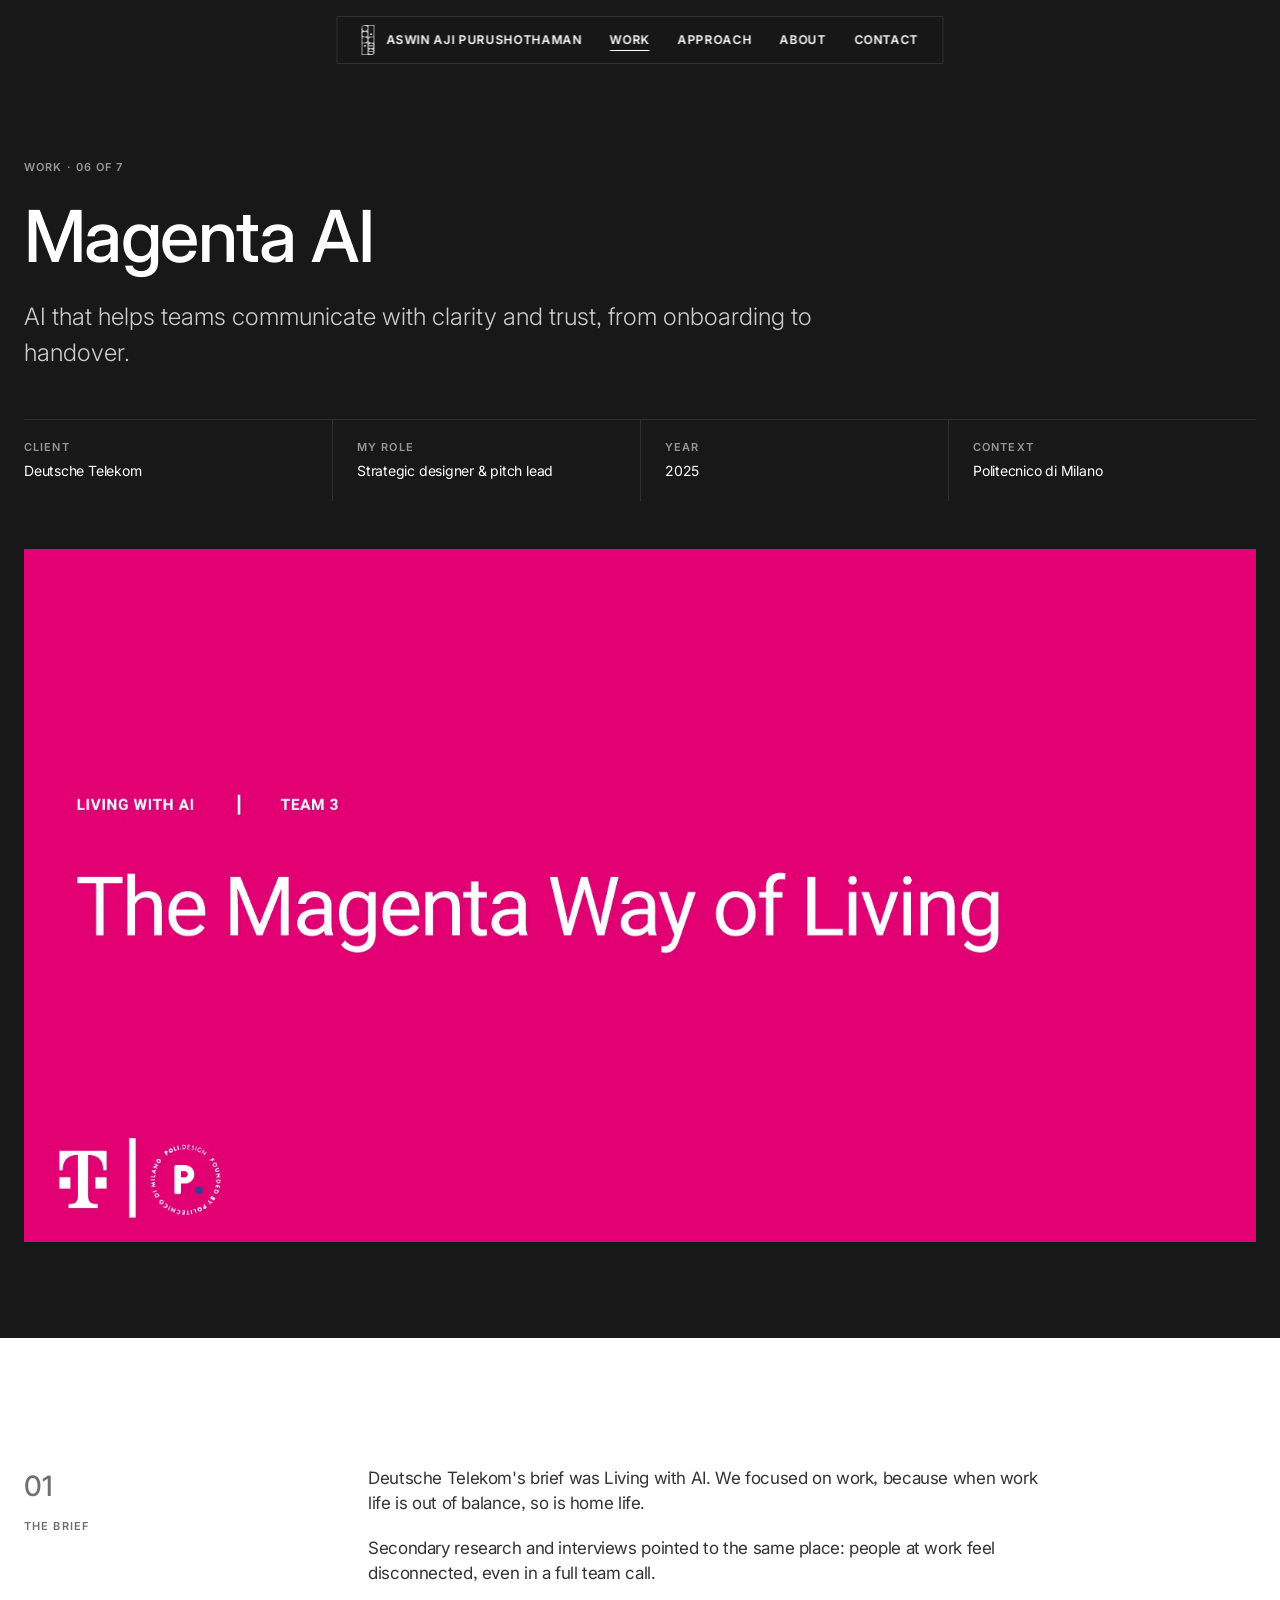
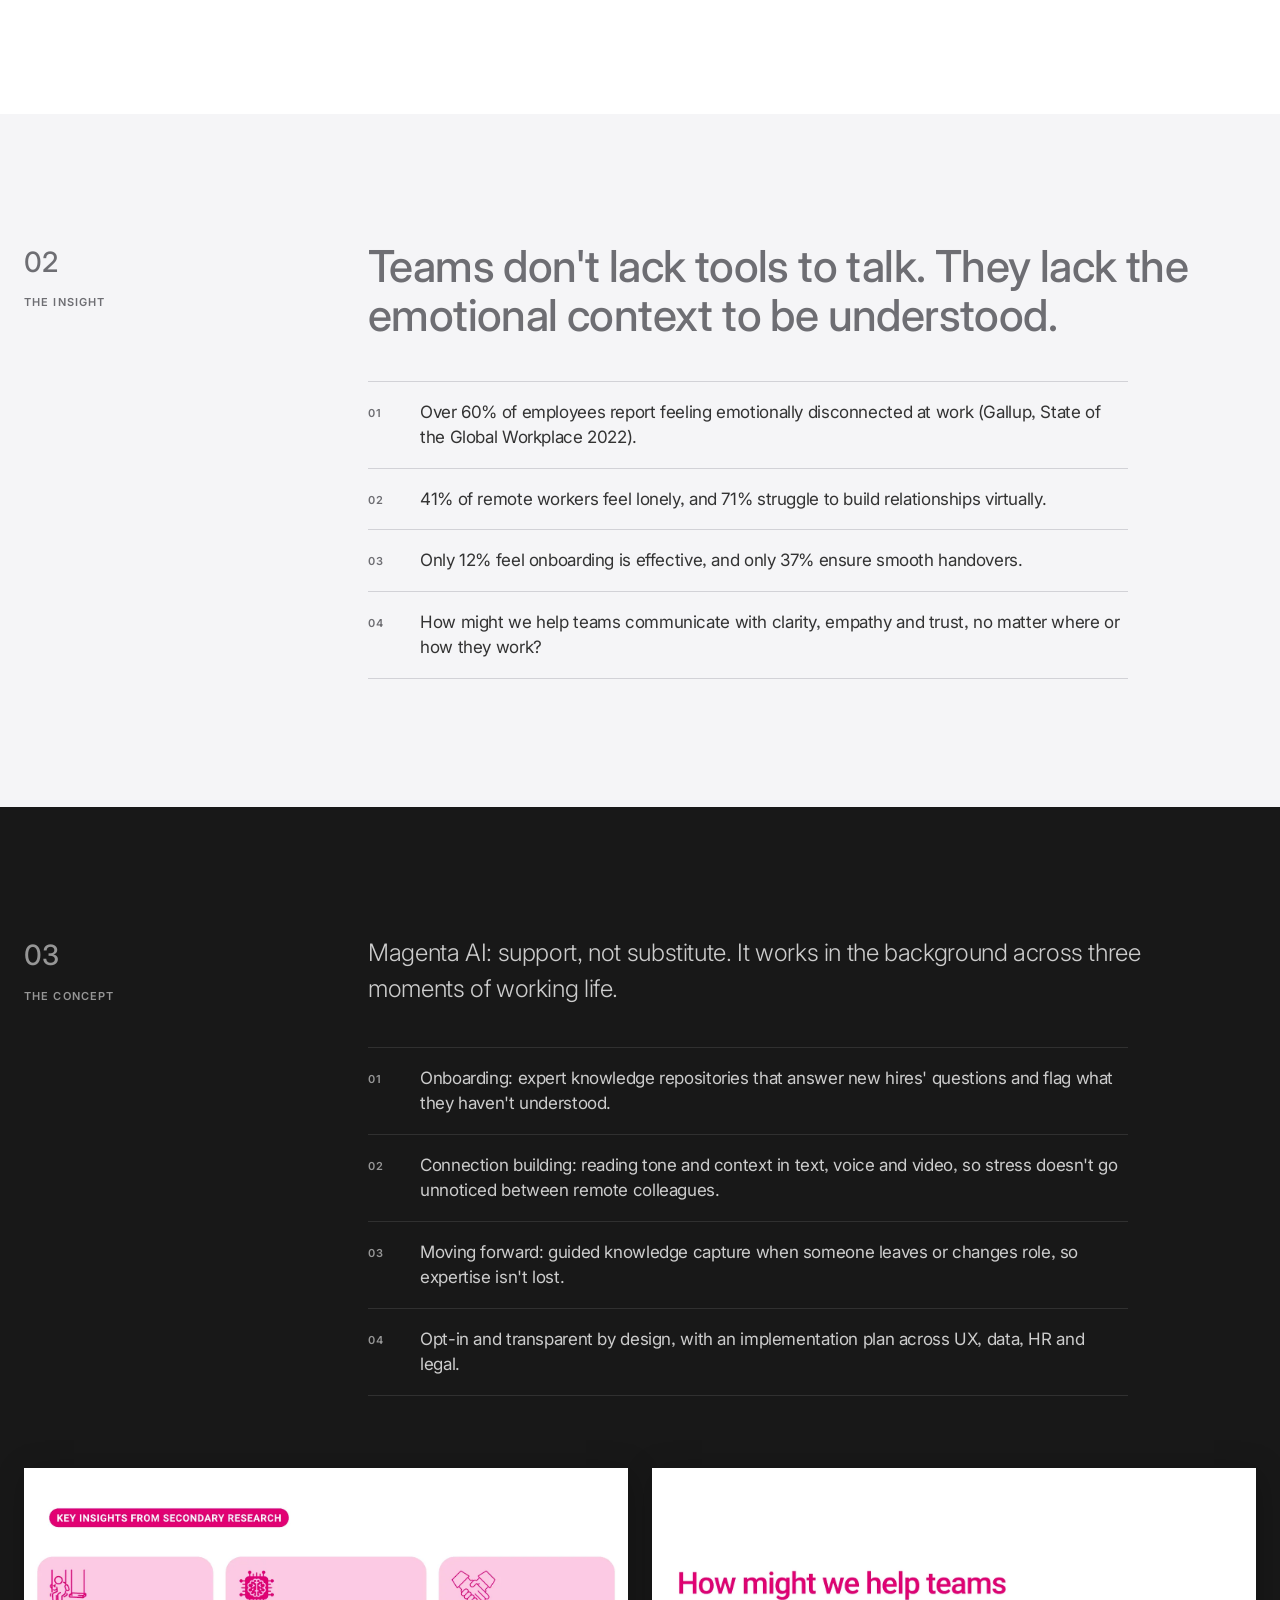
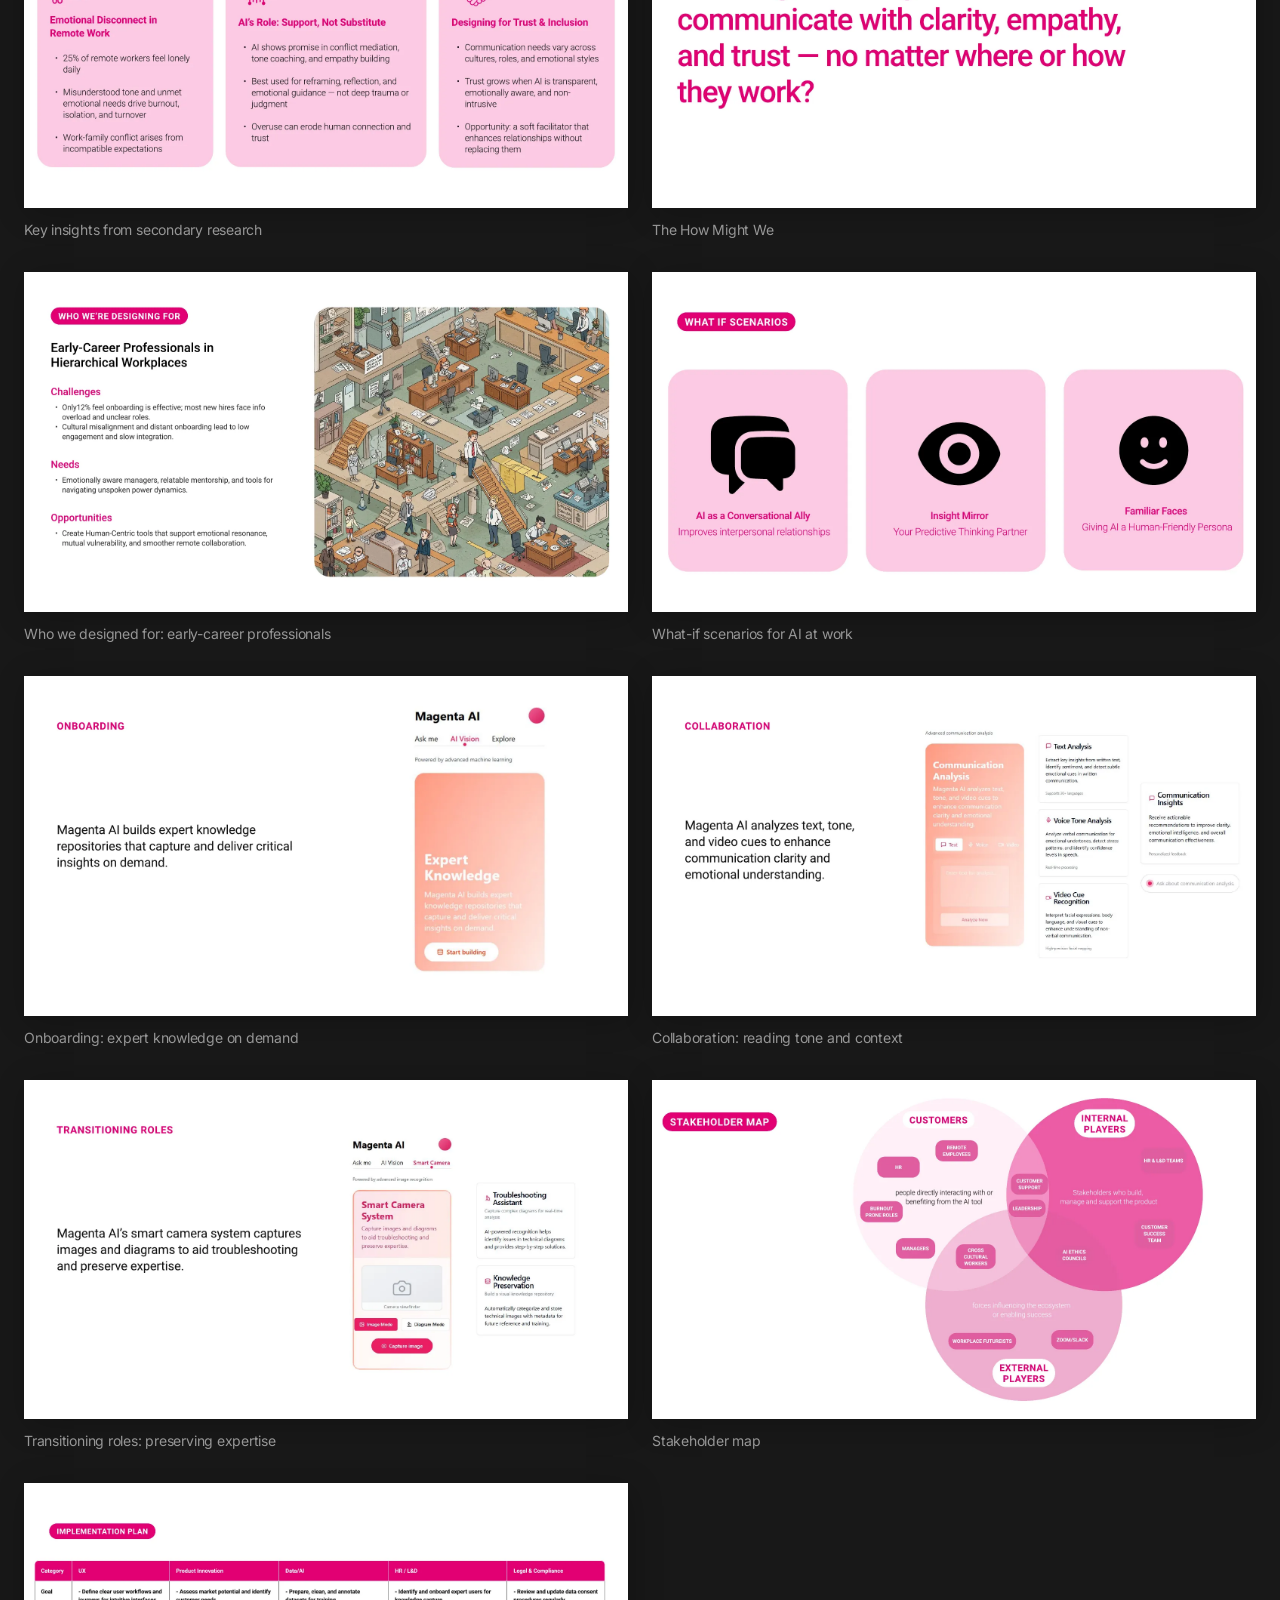
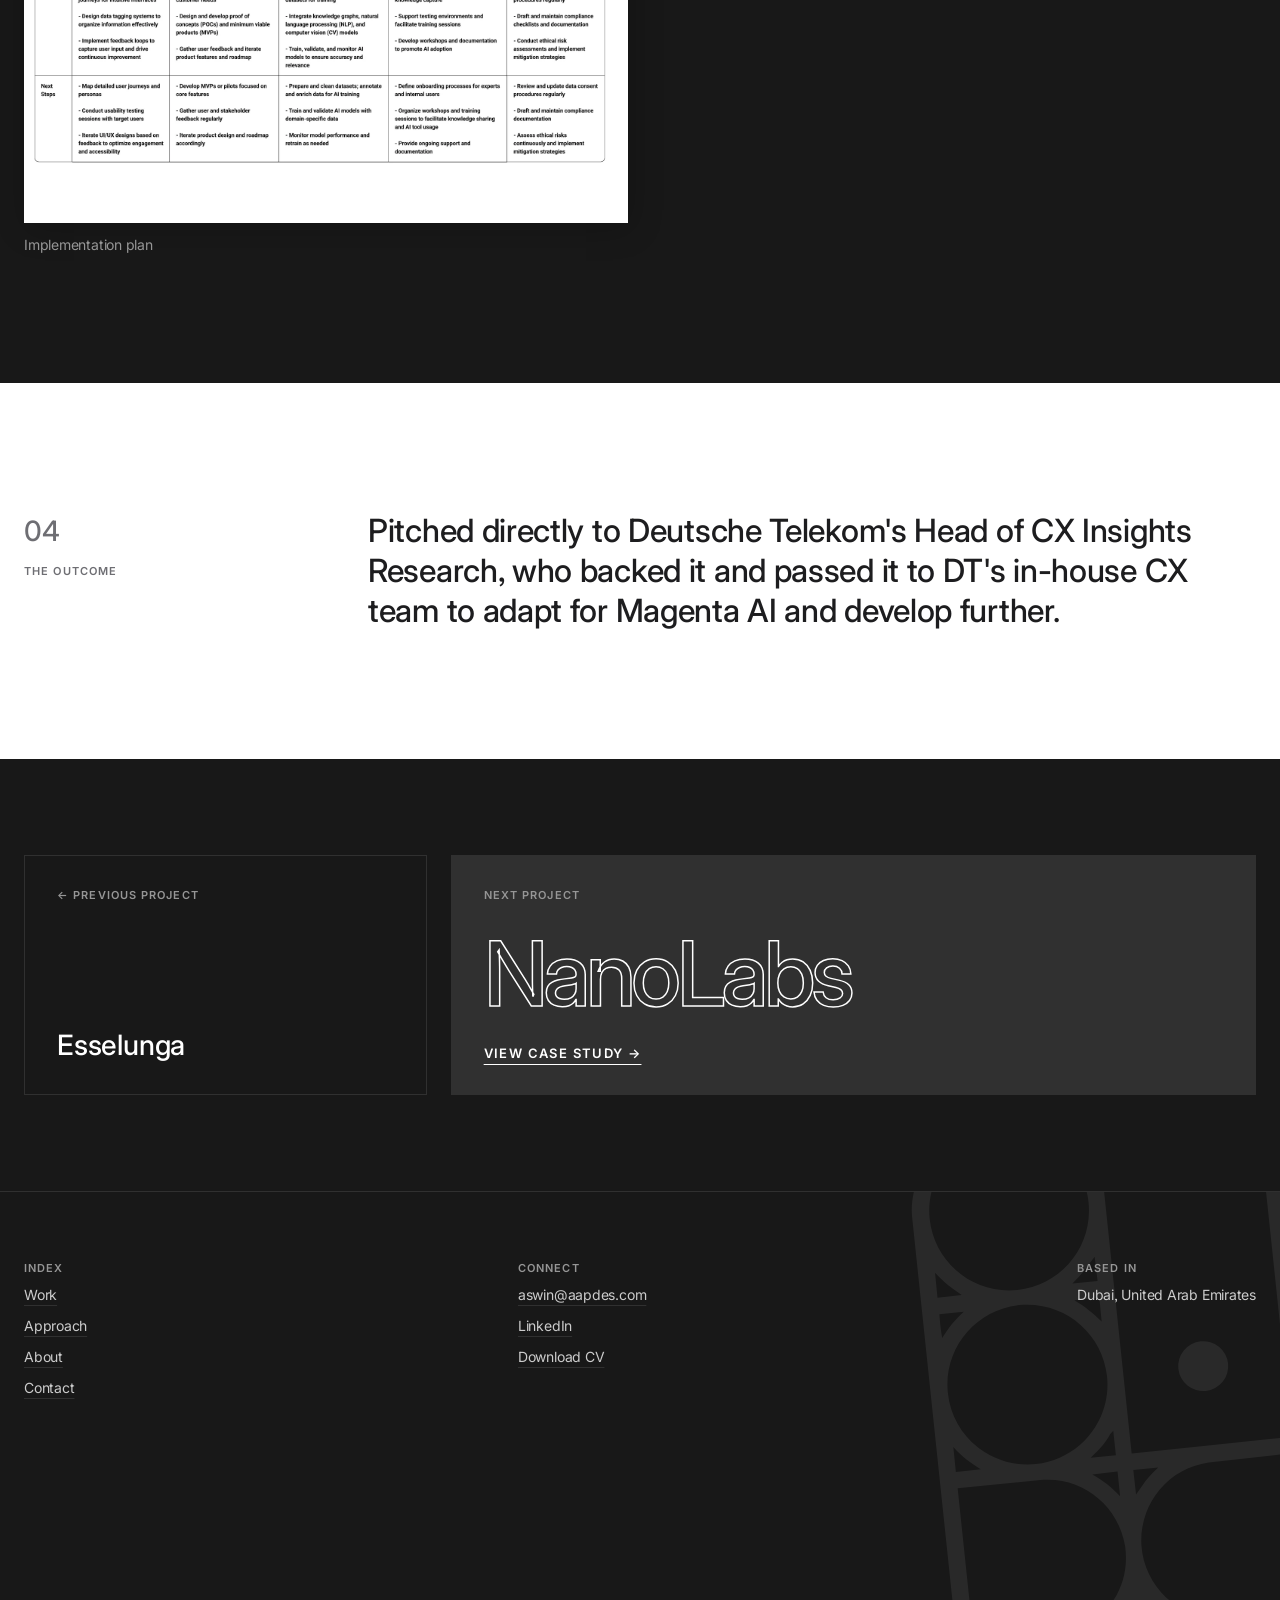
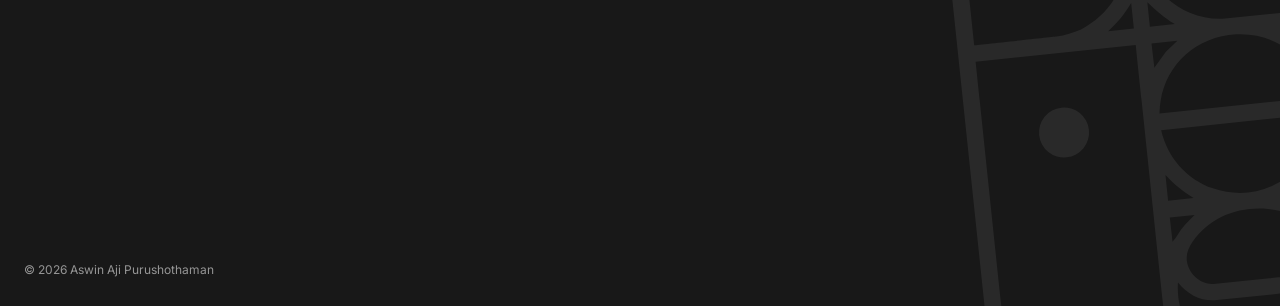
<file: work/magenta-ai/index.html>
<!DOCTYPE html>
<html lang="en">
<head>
<meta charset="utf-8">
<meta name="viewport" content="width=device-width, initial-scale=1">
<title>Magenta AI · Aswin Aji Purushothaman</title>
<meta name="description" content="Magenta AI: AI that helps teams communicate with clarity and trust, from onboarding to handover. Pitched directly to Deutsche Telekom's Head of CX Insights Research, who backed it and passed it to DT's in-house CX team to adapt for Magenta AI and develop further.">
<link rel="canonical" href="https://www.aapdes.com/work/magenta-ai/">
<meta property="og:type" content="website">
<meta property="og:title" content="Magenta AI · Aswin Aji Purushothaman">
<meta property="og:description" content="Magenta AI: AI that helps teams communicate with clarity and trust, from onboarding to handover. Pitched directly to Deutsche Telekom's Head of CX Insights Research, who backed it and passed it to DT's in-house CX team to adapt for Magenta AI and develop further.">
<meta property="og:url" content="https://www.aapdes.com/work/magenta-ai/">
<meta property="og:image" content="https://www.aapdes.com/work/magenta-ai/img/hero.webp">
<meta name="twitter:card" content="summary_large_image">
<meta name="theme-color" content="#181818">
<link rel="icon" href="/assets/favicon.svg" type="image/svg+xml">
<script>(function(){if(!matchMedia('(prefers-reduced-motion: reduce)').matches){document.documentElement.classList.add('motion');}})();</script>
<link rel="preconnect" href="https://fonts.googleapis.com">
<link rel="preconnect" href="https://fonts.gstatic.com" crossorigin>
<link href="https://fonts.googleapis.com/css2?family=Inter:ital,wght@0,300;0,400;0,500;0,600;1,300;1,400&amp;display=swap" rel="stylesheet">
<link rel="stylesheet" href="/assets/css/base.css">
<link rel="stylesheet" href="/assets/css/pages.css">
</head>
<body class="">
<a class="skip" href="#main">Skip to content</a>
<nav class="nav" id="nav" aria-label="Primary">
  <a class="brand" href="/" aria-label="Aswin Aji Purushothaman, home"><span class="nav-logo" id="navLogo"><img src="/assets/img/logo.svg" alt="" width="13" height="30"></span><span class="name">Aswin Aji Purushothaman</span></a>
  <button class="nav-toggle" id="navToggle" type="button" aria-expanded="false" aria-controls="navLinks"><i aria-hidden="true"></i>Menu</button>
  <div class="nav-links" id="navLinks">
    <a href="/work/" aria-current="page">Work</a>
    <a href="/#approach">Approach</a>
    <a href="/about/">About</a>
    <a href="/contact/">Contact</a>
  </div>
</nav>
<main id="main">

<section class="case-hero" aria-labelledby="caseTitle">
  <div class="wrap">
    <span class="label crumb"><a href="/work/">Work</a> · 06 of 7</span>
    <h1 id="caseTitle">Magenta AI</h1>
    <p class="lead">AI that helps teams communicate with clarity and trust, from onboarding to handover.</p>
    <div class="meta">
      <div><span class="label">Client</span><span>Deutsche Telekom</span></div>
      <div><span class="label">My role</span><span>Strategic designer &amp; pitch lead</span></div>
      <div><span class="label">Year</span><span>2025</span></div>
      <div><span class="label">Context</span><span>Politecnico di Milano</span></div>
    </div>
  </div>
  <figure class="case-img"><img src="/work/magenta-ai/img/hero.webp" alt="Title slide: The Magenta Way of Living, with the Deutsche Telekom and Politecnico di Milano logos" width="1600" height="900" fetchpriority="high"></figure>
</section>

<section class="band light" aria-label="The brief">
  <div class="wrap sec"><div class="sec-label"><span class="num">01</span><span class="label eyebrow">The brief</span></div>
    <div class="prose"><p class="rv">Deutsche Telekom's brief was Living with AI. We focused on work, because when work life is out of balance, so is home life.</p><p class="rv">Secondary research and interviews pointed to the same place: people at work feel disconnected, even in a full team call.</p></div>
  </div>
</section>

<section class="band parch" aria-label="The insight">
  <div class="wrap sec"><div class="sec-label"><span class="num">02</span><span class="label eyebrow">The insight</span></div>
    <div><p class="insight-statement">Teams don't lack tools to talk. They lack the emotional context to be understood.</p><ol class="points"><li>Over 60% of employees report feeling emotionally disconnected at work (Gallup, State of the Global Workplace 2022).</li><li>41% of remote workers feel lonely, and 71% struggle to build relationships virtually.</li><li>Only 12% feel onboarding is effective, and only 37% ensure smooth handovers.</li><li>How might we help teams communicate with clarity, empathy and trust, no matter where or how they work?</li></ol></div>
  </div>
</section>

<section class="band band-dark" aria-label="The concept">
  <div class="wrap sec"><div class="sec-label"><span class="num">03</span><span class="label eyebrow">The concept</span></div>
    <div><p class="concept-intro">Magenta AI: support, not substitute. It works in the background across three moments of working life.</p><ol class="points"><li>Onboarding: expert knowledge repositories that answer new hires' questions and flag what they haven't understood.</li><li>Connection building: reading tone and context in text, voice and video, so stress doesn't go unnoticed between remote colleagues.</li><li>Moving forward: guided knowledge capture when someone leaves or changes role, so expertise isn't lost.</li><li>Opt-in and transparent by design, with an implementation plan across UX, data, HR and legal.</li></ol></div>
  </div>
  <div class="wrap gallery">
      <figure class="rv"><button type="button" data-full="/work/magenta-ai/img/s05.webp" data-caption="Key insights from secondary research" data-alt="Key insights from secondary research" aria-label="Enlarge: Key insights from secondary research"><img src="/work/magenta-ai/img/s05.webp" alt="Key insights from secondary research" width="1600" height="900" loading="lazy" decoding="async"></button><figcaption>Key insights from secondary research</figcaption></figure>
      <figure class="rv"><button type="button" data-full="/work/magenta-ai/img/s10.webp" data-caption="The How Might We" data-alt="The How Might We" aria-label="Enlarge: The How Might We"><img src="/work/magenta-ai/img/s10.webp" alt="The How Might We" width="1600" height="900" loading="lazy" decoding="async"></button><figcaption>The How Might We</figcaption></figure>
      <figure class="rv"><button type="button" data-full="/work/magenta-ai/img/s11.webp" data-caption="Who we designed for: early-career professionals" data-alt="Who we designed for: early-career professionals" aria-label="Enlarge: Who we designed for: early-career professionals"><img src="/work/magenta-ai/img/s11.webp" alt="Who we designed for: early-career professionals" width="1600" height="900" loading="lazy" decoding="async"></button><figcaption>Who we designed for: early-career professionals</figcaption></figure>
      <figure class="rv"><button type="button" data-full="/work/magenta-ai/img/s14.webp" data-caption="What-if scenarios for AI at work" data-alt="What-if scenarios for AI at work" aria-label="Enlarge: What-if scenarios for AI at work"><img src="/work/magenta-ai/img/s14.webp" alt="What-if scenarios for AI at work" width="1600" height="900" loading="lazy" decoding="async"></button><figcaption>What-if scenarios for AI at work</figcaption></figure>
      <figure class="rv"><button type="button" data-full="/work/magenta-ai/img/s22.webp" data-caption="Onboarding: expert knowledge on demand" data-alt="Onboarding: expert knowledge on demand" aria-label="Enlarge: Onboarding: expert knowledge on demand"><img src="/work/magenta-ai/img/s22.webp" alt="Onboarding: expert knowledge on demand" width="1600" height="900" loading="lazy" decoding="async"></button><figcaption>Onboarding: expert knowledge on demand</figcaption></figure>
      <figure class="rv"><button type="button" data-full="/work/magenta-ai/img/s28.webp" data-caption="Collaboration: reading tone and context" data-alt="Collaboration: reading tone and context" aria-label="Enlarge: Collaboration: reading tone and context"><img src="/work/magenta-ai/img/s28.webp" alt="Collaboration: reading tone and context" width="1600" height="900" loading="lazy" decoding="async"></button><figcaption>Collaboration: reading tone and context</figcaption></figure>
      <figure class="rv"><button type="button" data-full="/work/magenta-ai/img/s34.webp" data-caption="Transitioning roles: preserving expertise" data-alt="Transitioning roles: preserving expertise" aria-label="Enlarge: Transitioning roles: preserving expertise"><img src="/work/magenta-ai/img/s34.webp" alt="Transitioning roles: preserving expertise" width="1600" height="900" loading="lazy" decoding="async"></button><figcaption>Transitioning roles: preserving expertise</figcaption></figure>
      <figure class="rv"><button type="button" data-full="/work/magenta-ai/img/s37.webp" data-caption="Stakeholder map" data-alt="Stakeholder map" aria-label="Enlarge: Stakeholder map"><img src="/work/magenta-ai/img/s37.webp" alt="Stakeholder map" width="1600" height="900" loading="lazy" decoding="async"></button><figcaption>Stakeholder map</figcaption></figure>
      <figure class="rv"><button type="button" data-full="/work/magenta-ai/img/s38.webp" data-caption="Implementation plan" data-alt="Implementation plan" aria-label="Enlarge: Implementation plan"><img src="/work/magenta-ai/img/s38.webp" alt="Implementation plan" width="1600" height="900" loading="lazy" decoding="async"></button><figcaption>Implementation plan</figcaption></figure>
  </div>
</section>

<section class="band light" aria-label="The outcome">
  <div class="wrap sec"><div class="sec-label"><span class="num">04</span><span class="label eyebrow">The outcome</span></div>
    <div><p class="outcome-text">Pitched directly to Deutsche Telekom's Head of CX Insights Research, who backed it and passed it to DT's in-house CX team to adapt for Magenta AI and develop further.</p></div>
  </div>
</section>

<nav class="pager" aria-label="More projects">
  <div class="wrap">
    <a class="prev" href="/work/esselunga/"><span class="label">← Previous project</span><span class="prev-t">Esselunga</span></a>
    <a class="next" href="/work/nanolabs/"><span class="label">Next project</span><span class="next-t">NanoLabs</span><span class="more">View case study →</span></a>
  </div>
</nav>

<dialog class="lightbox" id="lightbox" aria-label="Enlarged slide">
  <button class="btn btn-outline close" type="button">Close</button>
  <img alt="">
  <p></p>
</dialog>
</main>
<footer class="foot" id="foot">
  <img class="foot-logo" src="/assets/img/logo.svg" alt="" aria-hidden="true" width="474" height="1136" loading="lazy">
  <div class="cols">
    <div class="col"><b>Index</b><a href="/work/">Work</a><a href="/#approach">Approach</a><a href="/about/">About</a><a href="/contact/">Contact</a></div>
    <div class="col"><b>Connect</b><a href="mailto:aswin@aapdes.com">aswin@aapdes.com</a><a href="https://www.linkedin.com/in/aapdes/" rel="noopener">LinkedIn</a><a href="/assets/cv/Aswin-Aji-Purushothaman-CV.pdf" download>Download CV</a></div>
    <div class="col"><b>Based in</b><span>Dubai, United Arab Emirates</span></div>
  </div>
  <div class="fw-wrap"><div class="fw" id="fw" aria-hidden="true"><span>Aswin Aji</span> <span>Purushothaman</span></div></div>
  <div class="legal">© 2026 Aswin Aji Purushothaman</div>
</footer>
<script src="/assets/js/site.js" defer></script>
<script src="/assets/js/pages.js" defer></script>
</body>
</html>
</file>
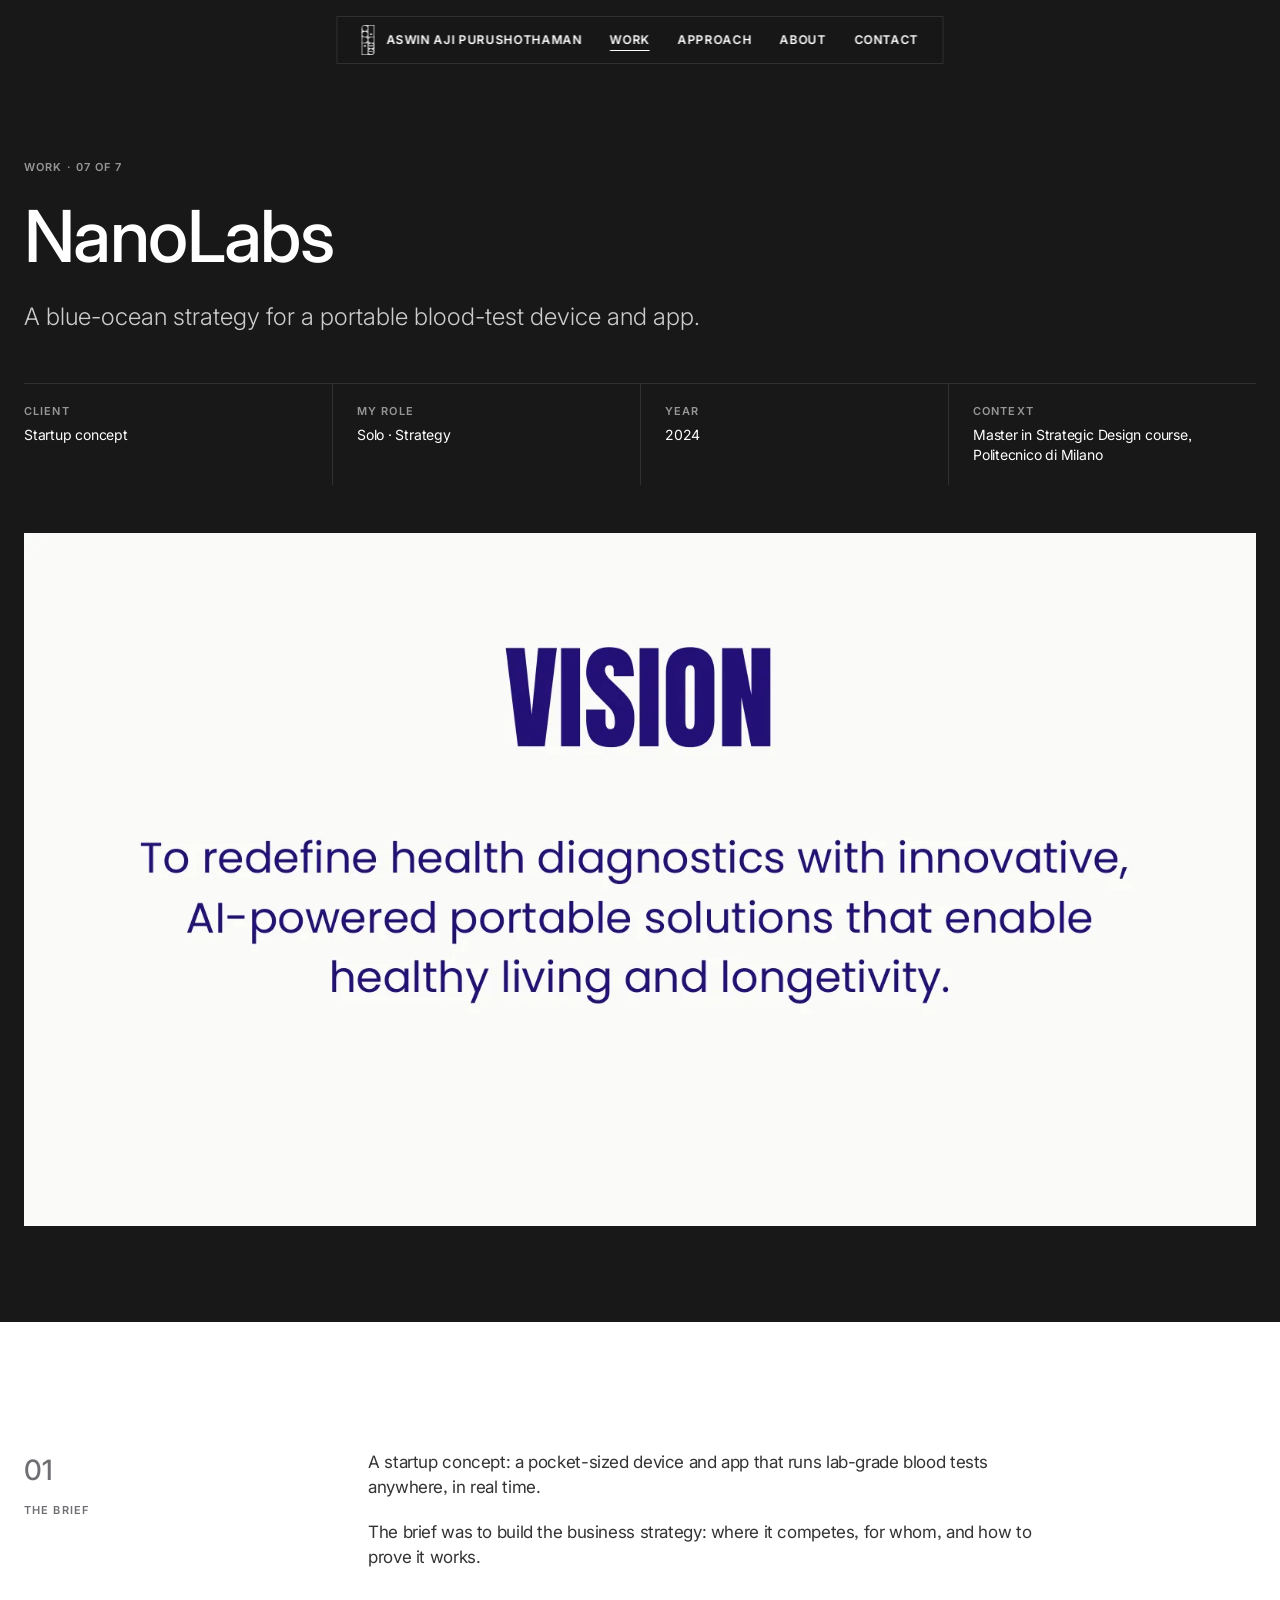
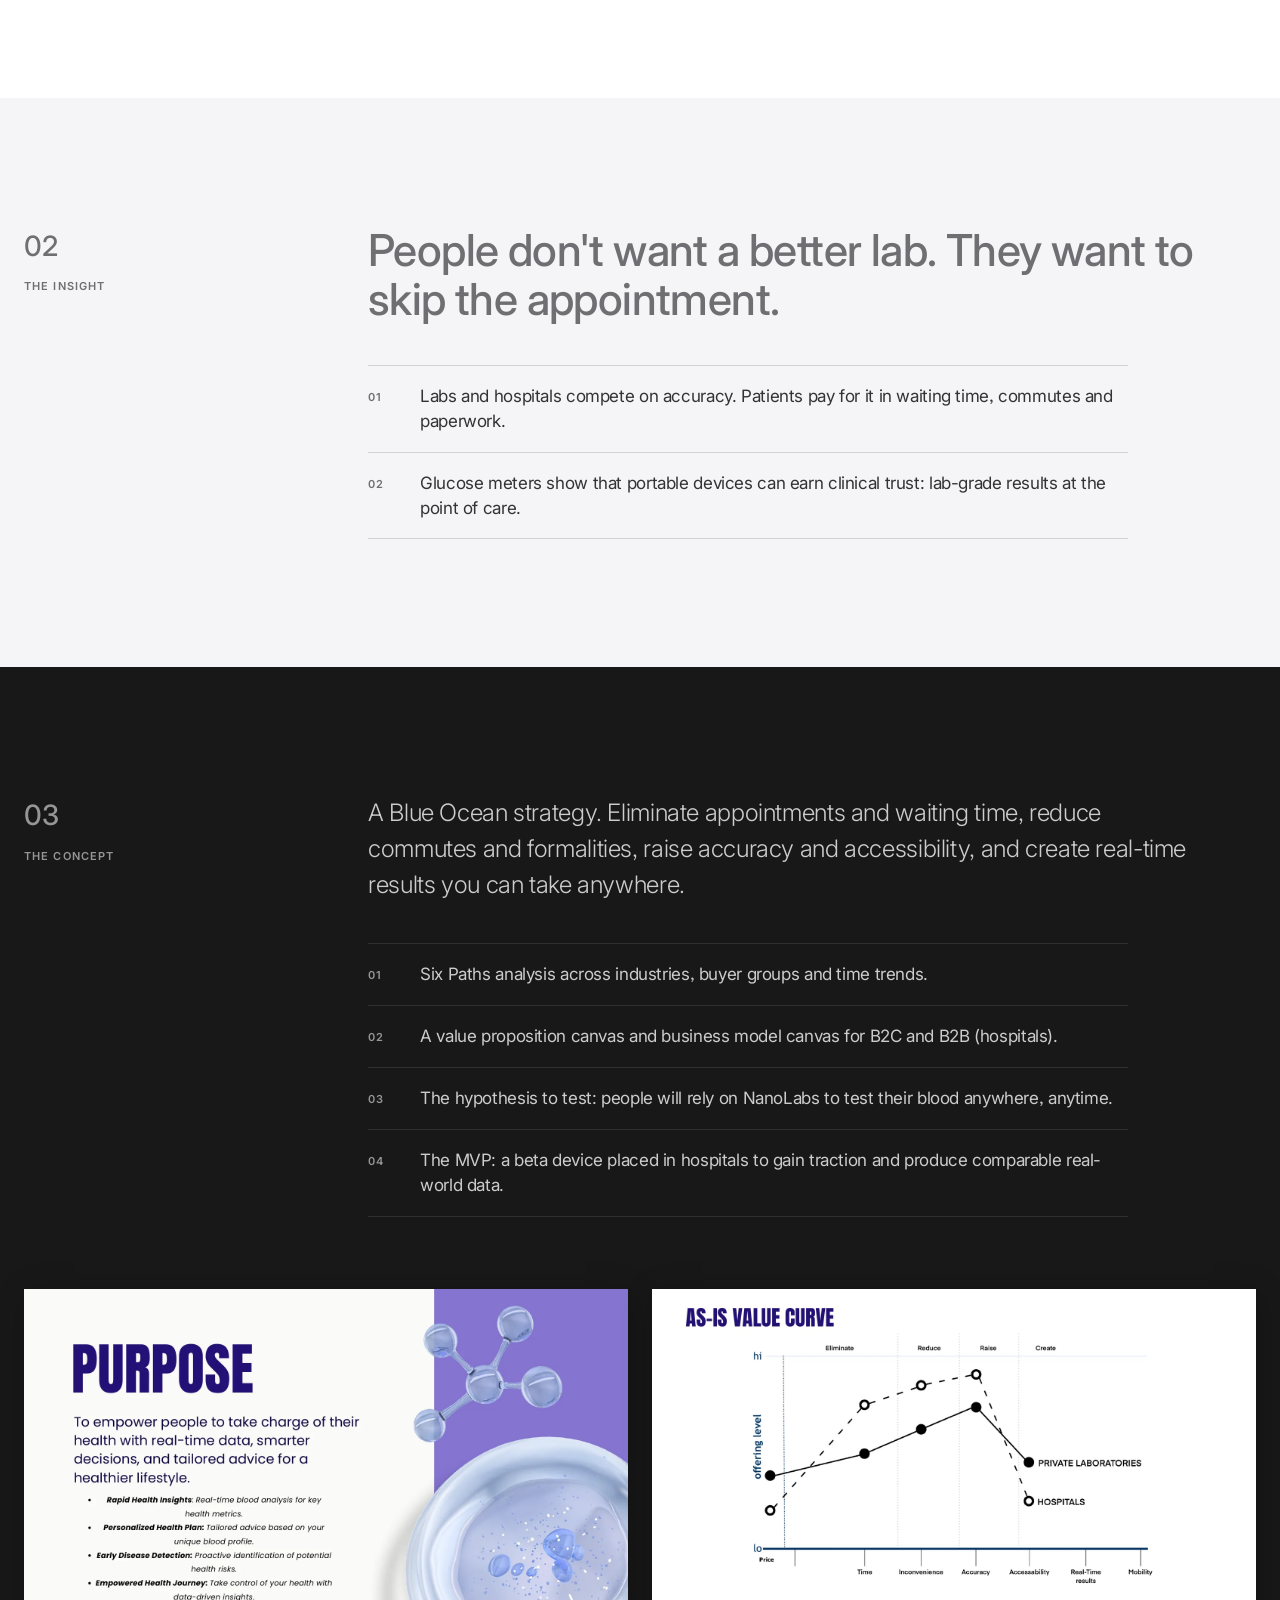
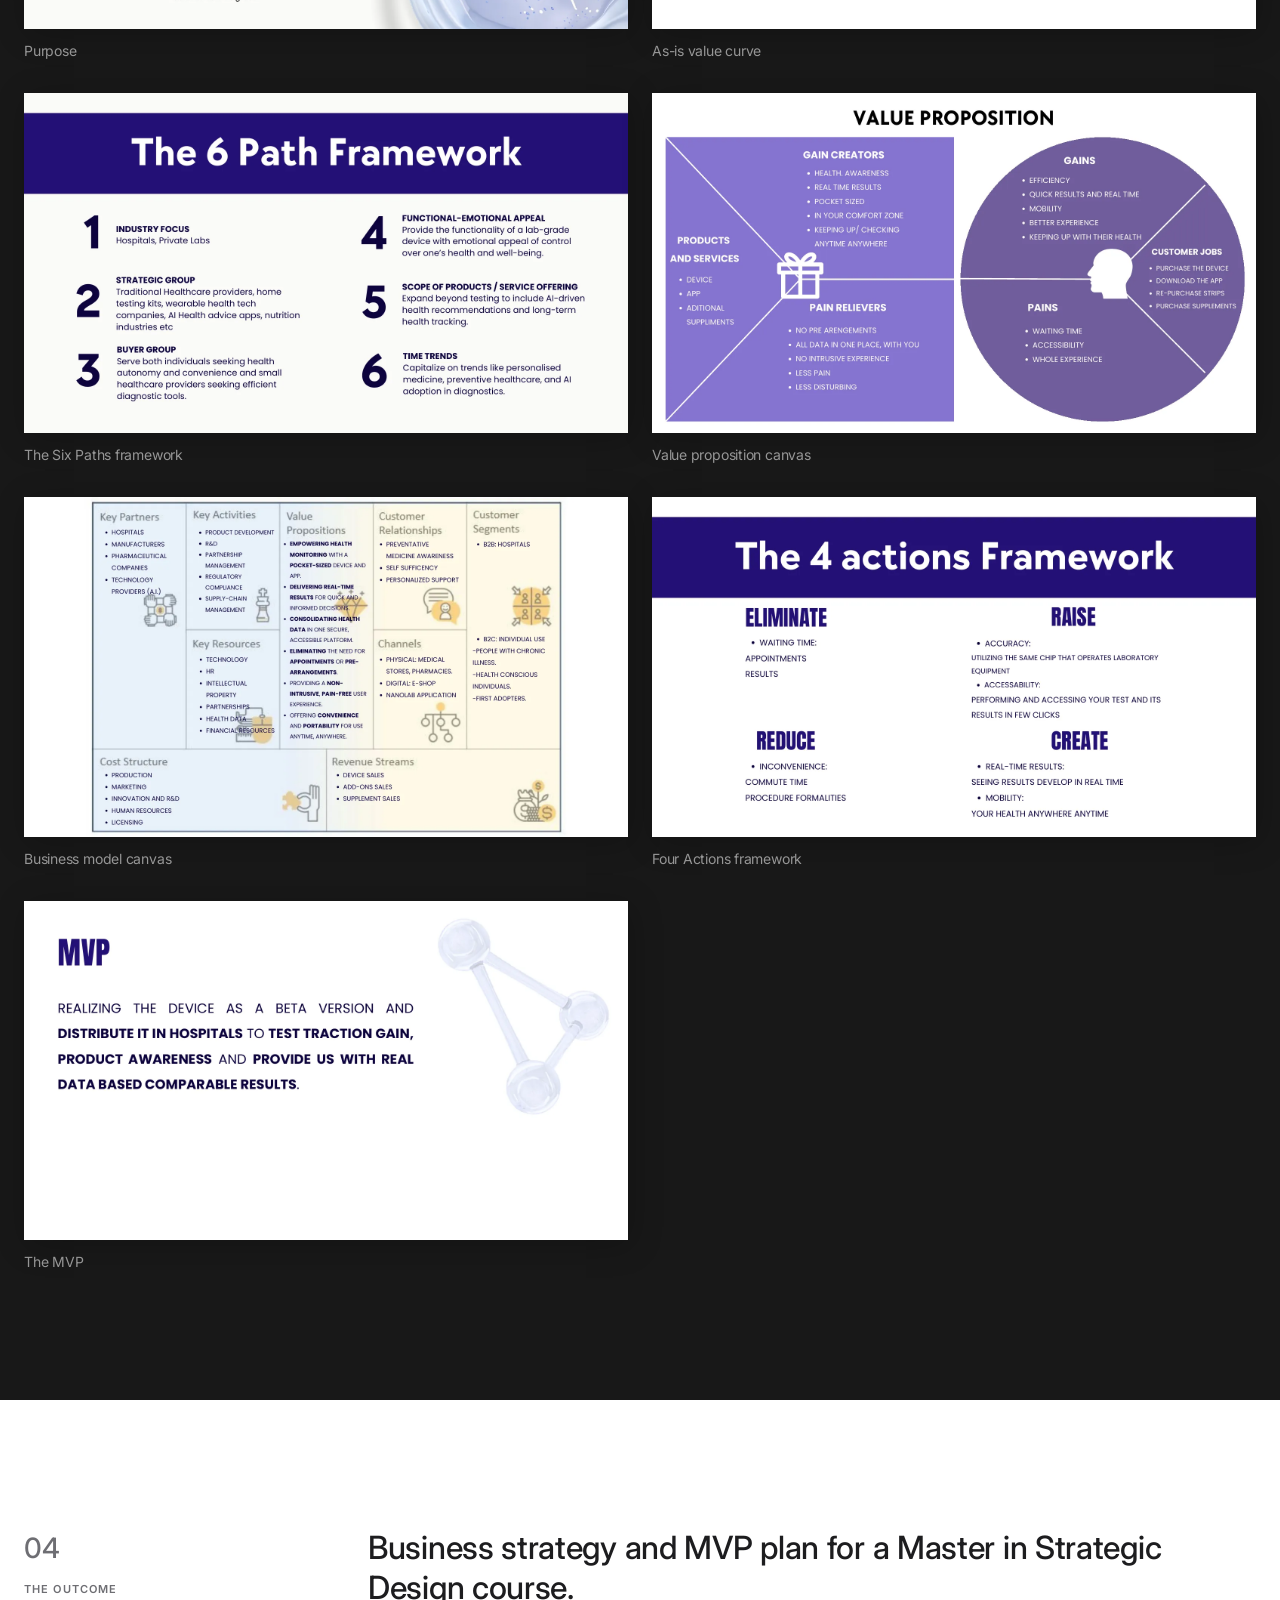
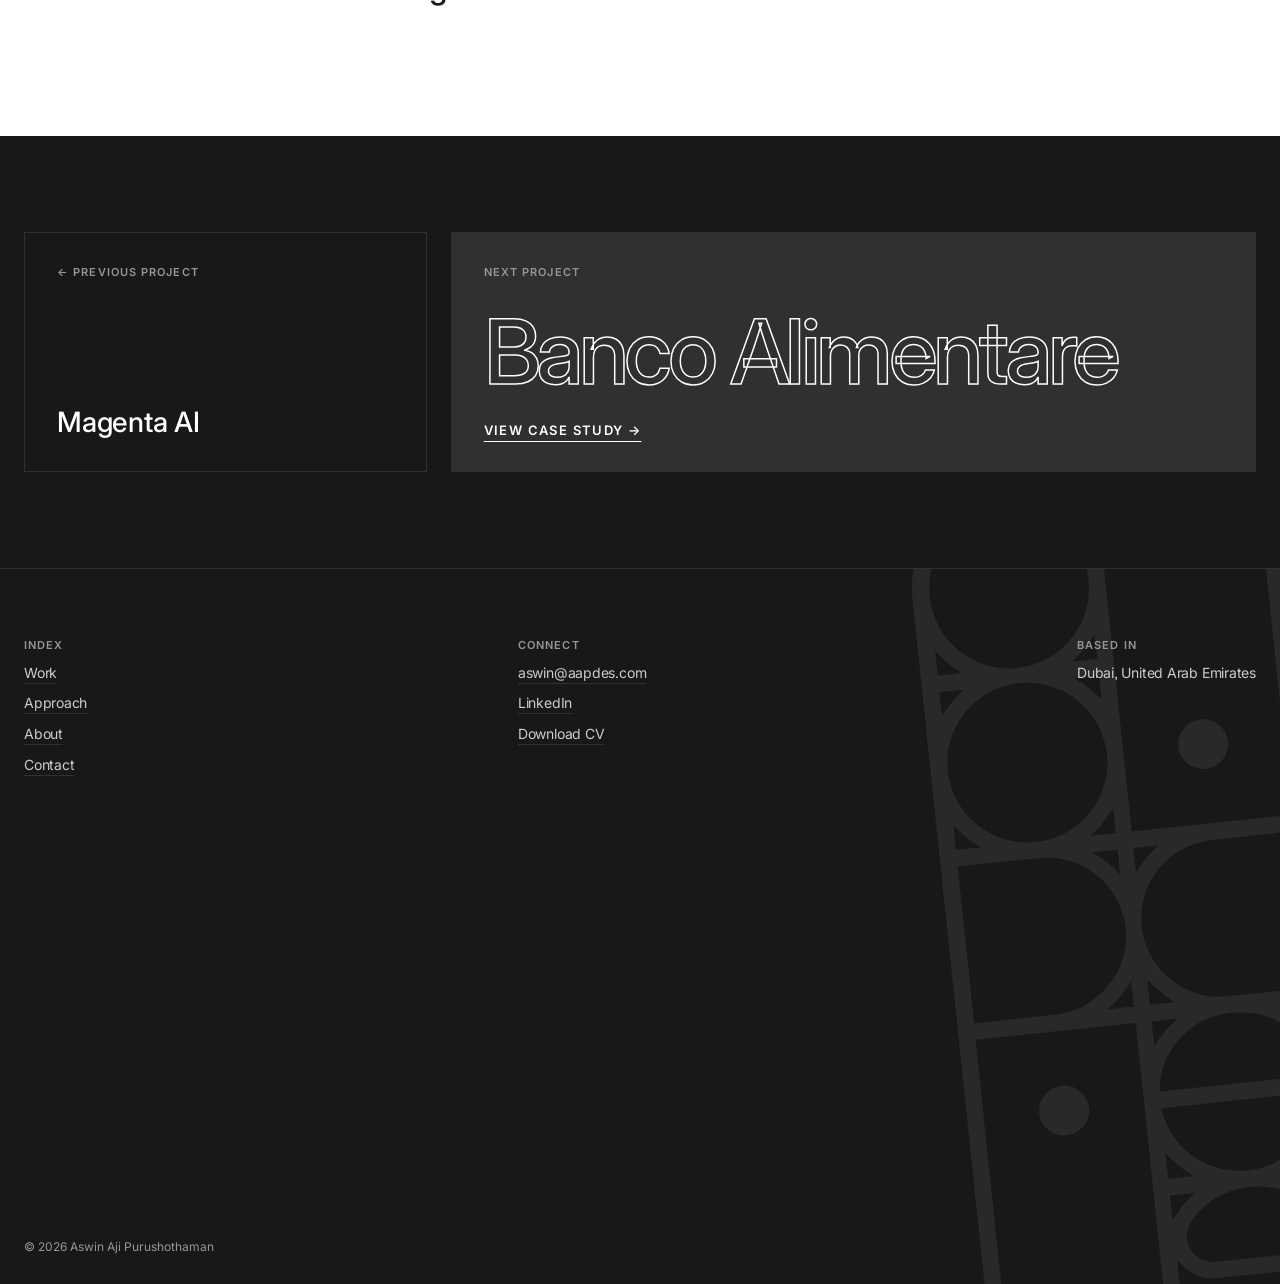
<file: work/nanolabs/index.html>
<!DOCTYPE html>
<html lang="en">
<head>
<meta charset="utf-8">
<meta name="viewport" content="width=device-width, initial-scale=1">
<title>NanoLabs · Aswin Aji Purushothaman</title>
<meta name="description" content="NanoLabs: A blue-ocean strategy for a portable blood-test device and app. Business strategy and MVP plan for a Master in Strategic Design course.">
<link rel="canonical" href="https://www.aapdes.com/work/nanolabs/">
<meta property="og:type" content="website">
<meta property="og:title" content="NanoLabs · Aswin Aji Purushothaman">
<meta property="og:description" content="NanoLabs: A blue-ocean strategy for a portable blood-test device and app. Business strategy and MVP plan for a Master in Strategic Design course.">
<meta property="og:url" content="https://www.aapdes.com/work/nanolabs/">
<meta property="og:image" content="https://www.aapdes.com/work/nanolabs/img/hero.webp">
<meta name="twitter:card" content="summary_large_image">
<meta name="theme-color" content="#181818">
<link rel="icon" href="/assets/favicon.svg" type="image/svg+xml">
<script>(function(){if(!matchMedia('(prefers-reduced-motion: reduce)').matches){document.documentElement.classList.add('motion');}})();</script>
<link rel="preconnect" href="https://fonts.googleapis.com">
<link rel="preconnect" href="https://fonts.gstatic.com" crossorigin>
<link href="https://fonts.googleapis.com/css2?family=Inter:ital,wght@0,300;0,400;0,500;0,600;1,300;1,400&amp;display=swap" rel="stylesheet">
<link rel="stylesheet" href="/assets/css/base.css">
<link rel="stylesheet" href="/assets/css/pages.css">
</head>
<body class="">
<a class="skip" href="#main">Skip to content</a>
<nav class="nav" id="nav" aria-label="Primary">
  <a class="brand" href="/" aria-label="Aswin Aji Purushothaman, home"><span class="nav-logo" id="navLogo"><img src="/assets/img/logo.svg" alt="" width="13" height="30"></span><span class="name">Aswin Aji Purushothaman</span></a>
  <button class="nav-toggle" id="navToggle" type="button" aria-expanded="false" aria-controls="navLinks"><i aria-hidden="true"></i>Menu</button>
  <div class="nav-links" id="navLinks">
    <a href="/work/" aria-current="page">Work</a>
    <a href="/#approach">Approach</a>
    <a href="/about/">About</a>
    <a href="/contact/">Contact</a>
  </div>
</nav>
<main id="main">

<section class="case-hero" aria-labelledby="caseTitle">
  <div class="wrap">
    <span class="label crumb"><a href="/work/">Work</a> · 07 of 7</span>
    <h1 id="caseTitle">NanoLabs</h1>
    <p class="lead">A blue-ocean strategy for a portable blood-test device and app.</p>
    <div class="meta">
      <div><span class="label">Client</span><span>Startup concept</span></div>
      <div><span class="label">My role</span><span>Solo · Strategy</span></div>
      <div><span class="label">Year</span><span>2024</span></div>
      <div><span class="label">Context</span><span>Master in Strategic Design course, Politecnico di Milano</span></div>
    </div>
  </div>
  <figure class="case-img"><img src="/work/nanolabs/img/hero.webp" alt="NanoLabs vision: to redefine health diagnostics with AI-powered portable solutions" width="1600" height="900" fetchpriority="high"></figure>
</section>

<section class="band light" aria-label="The brief">
  <div class="wrap sec"><div class="sec-label"><span class="num">01</span><span class="label eyebrow">The brief</span></div>
    <div class="prose"><p class="rv">A startup concept: a pocket-sized device and app that runs lab-grade blood tests anywhere, in real time.</p><p class="rv">The brief was to build the business strategy: where it competes, for whom, and how to prove it works.</p></div>
  </div>
</section>

<section class="band parch" aria-label="The insight">
  <div class="wrap sec"><div class="sec-label"><span class="num">02</span><span class="label eyebrow">The insight</span></div>
    <div><p class="insight-statement">People don't want a better lab. They want to skip the appointment.</p><ol class="points"><li>Labs and hospitals compete on accuracy. Patients pay for it in waiting time, commutes and paperwork.</li><li>Glucose meters show that portable devices can earn clinical trust: lab-grade results at the point of care.</li></ol></div>
  </div>
</section>

<section class="band band-dark" aria-label="The concept">
  <div class="wrap sec"><div class="sec-label"><span class="num">03</span><span class="label eyebrow">The concept</span></div>
    <div><p class="concept-intro">A Blue Ocean strategy. Eliminate appointments and waiting time, reduce commutes and formalities, raise accuracy and accessibility, and create real-time results you can take anywhere.</p><ol class="points"><li>Six Paths analysis across industries, buyer groups and time trends.</li><li>A value proposition canvas and business model canvas for B2C and B2B (hospitals).</li><li>The hypothesis to test: people will rely on NanoLabs to test their blood anywhere, anytime.</li><li>The MVP: a beta device placed in hospitals to gain traction and produce comparable real-world data.</li></ol></div>
  </div>
  <div class="wrap gallery">
      <figure class="rv"><button type="button" data-full="/work/nanolabs/img/s03.webp" data-caption="Purpose" data-alt="Purpose" aria-label="Enlarge: Purpose"><img src="/work/nanolabs/img/s03.webp" alt="Purpose" width="1600" height="900" loading="lazy" decoding="async"></button><figcaption>Purpose</figcaption></figure>
      <figure class="rv"><button type="button" data-full="/work/nanolabs/img/s08.webp" data-caption="As-is value curve" data-alt="As-is value curve" aria-label="Enlarge: As-is value curve"><img src="/work/nanolabs/img/s08.webp" alt="As-is value curve" width="1600" height="900" loading="lazy" decoding="async"></button><figcaption>As-is value curve</figcaption></figure>
      <figure class="rv"><button type="button" data-full="/work/nanolabs/img/s09.webp" data-caption="The Six Paths framework" data-alt="The Six Paths framework" aria-label="Enlarge: The Six Paths framework"><img src="/work/nanolabs/img/s09.webp" alt="The Six Paths framework" width="1600" height="900" loading="lazy" decoding="async"></button><figcaption>The Six Paths framework</figcaption></figure>
      <figure class="rv"><button type="button" data-full="/work/nanolabs/img/s12.webp" data-caption="Value proposition canvas" data-alt="Value proposition canvas" aria-label="Enlarge: Value proposition canvas"><img src="/work/nanolabs/img/s12.webp" alt="Value proposition canvas" width="1600" height="900" loading="lazy" decoding="async"></button><figcaption>Value proposition canvas</figcaption></figure>
      <figure class="rv"><button type="button" data-full="/work/nanolabs/img/s13.webp" data-caption="Business model canvas" data-alt="Business model canvas" aria-label="Enlarge: Business model canvas"><img src="/work/nanolabs/img/s13.webp" alt="Business model canvas" width="1600" height="900" loading="lazy" decoding="async"></button><figcaption>Business model canvas</figcaption></figure>
      <figure class="rv"><button type="button" data-full="/work/nanolabs/img/s15.webp" data-caption="Four Actions framework" data-alt="Four Actions framework" aria-label="Enlarge: Four Actions framework"><img src="/work/nanolabs/img/s15.webp" alt="Four Actions framework" width="1600" height="900" loading="lazy" decoding="async"></button><figcaption>Four Actions framework</figcaption></figure>
      <figure class="rv"><button type="button" data-full="/work/nanolabs/img/s17.webp" data-caption="The MVP" data-alt="The MVP" aria-label="Enlarge: The MVP"><img src="/work/nanolabs/img/s17.webp" alt="The MVP" width="1600" height="900" loading="lazy" decoding="async"></button><figcaption>The MVP</figcaption></figure>
  </div>
</section>

<section class="band light" aria-label="The outcome">
  <div class="wrap sec"><div class="sec-label"><span class="num">04</span><span class="label eyebrow">The outcome</span></div>
    <div><p class="outcome-text">Business strategy and MVP plan for a Master in Strategic Design course.</p></div>
  </div>
</section>

<nav class="pager" aria-label="More projects">
  <div class="wrap">
    <a class="prev" href="/work/magenta-ai/"><span class="label">← Previous project</span><span class="prev-t">Magenta AI</span></a>
    <a class="next" href="/work/banco-alimentare/"><span class="label">Next project</span><span class="next-t">Banco Alimentare</span><span class="more">View case study →</span></a>
  </div>
</nav>

<dialog class="lightbox" id="lightbox" aria-label="Enlarged slide">
  <button class="btn btn-outline close" type="button">Close</button>
  <img alt="">
  <p></p>
</dialog>
</main>
<footer class="foot" id="foot">
  <img class="foot-logo" src="/assets/img/logo.svg" alt="" aria-hidden="true" width="474" height="1136" loading="lazy">
  <div class="cols">
    <div class="col"><b>Index</b><a href="/work/">Work</a><a href="/#approach">Approach</a><a href="/about/">About</a><a href="/contact/">Contact</a></div>
    <div class="col"><b>Connect</b><a href="mailto:aswin@aapdes.com">aswin@aapdes.com</a><a href="https://www.linkedin.com/in/aapdes/" rel="noopener">LinkedIn</a><a href="/assets/cv/Aswin-Aji-Purushothaman-CV.pdf" download>Download CV</a></div>
    <div class="col"><b>Based in</b><span>Dubai, United Arab Emirates</span></div>
  </div>
  <div class="fw-wrap"><div class="fw" id="fw" aria-hidden="true"><span>Aswin Aji</span> <span>Purushothaman</span></div></div>
  <div class="legal">© 2026 Aswin Aji Purushothaman</div>
</footer>
<script src="/assets/js/site.js" defer></script>
<script src="/assets/js/pages.js" defer></script>
</body>
</html>
</file>
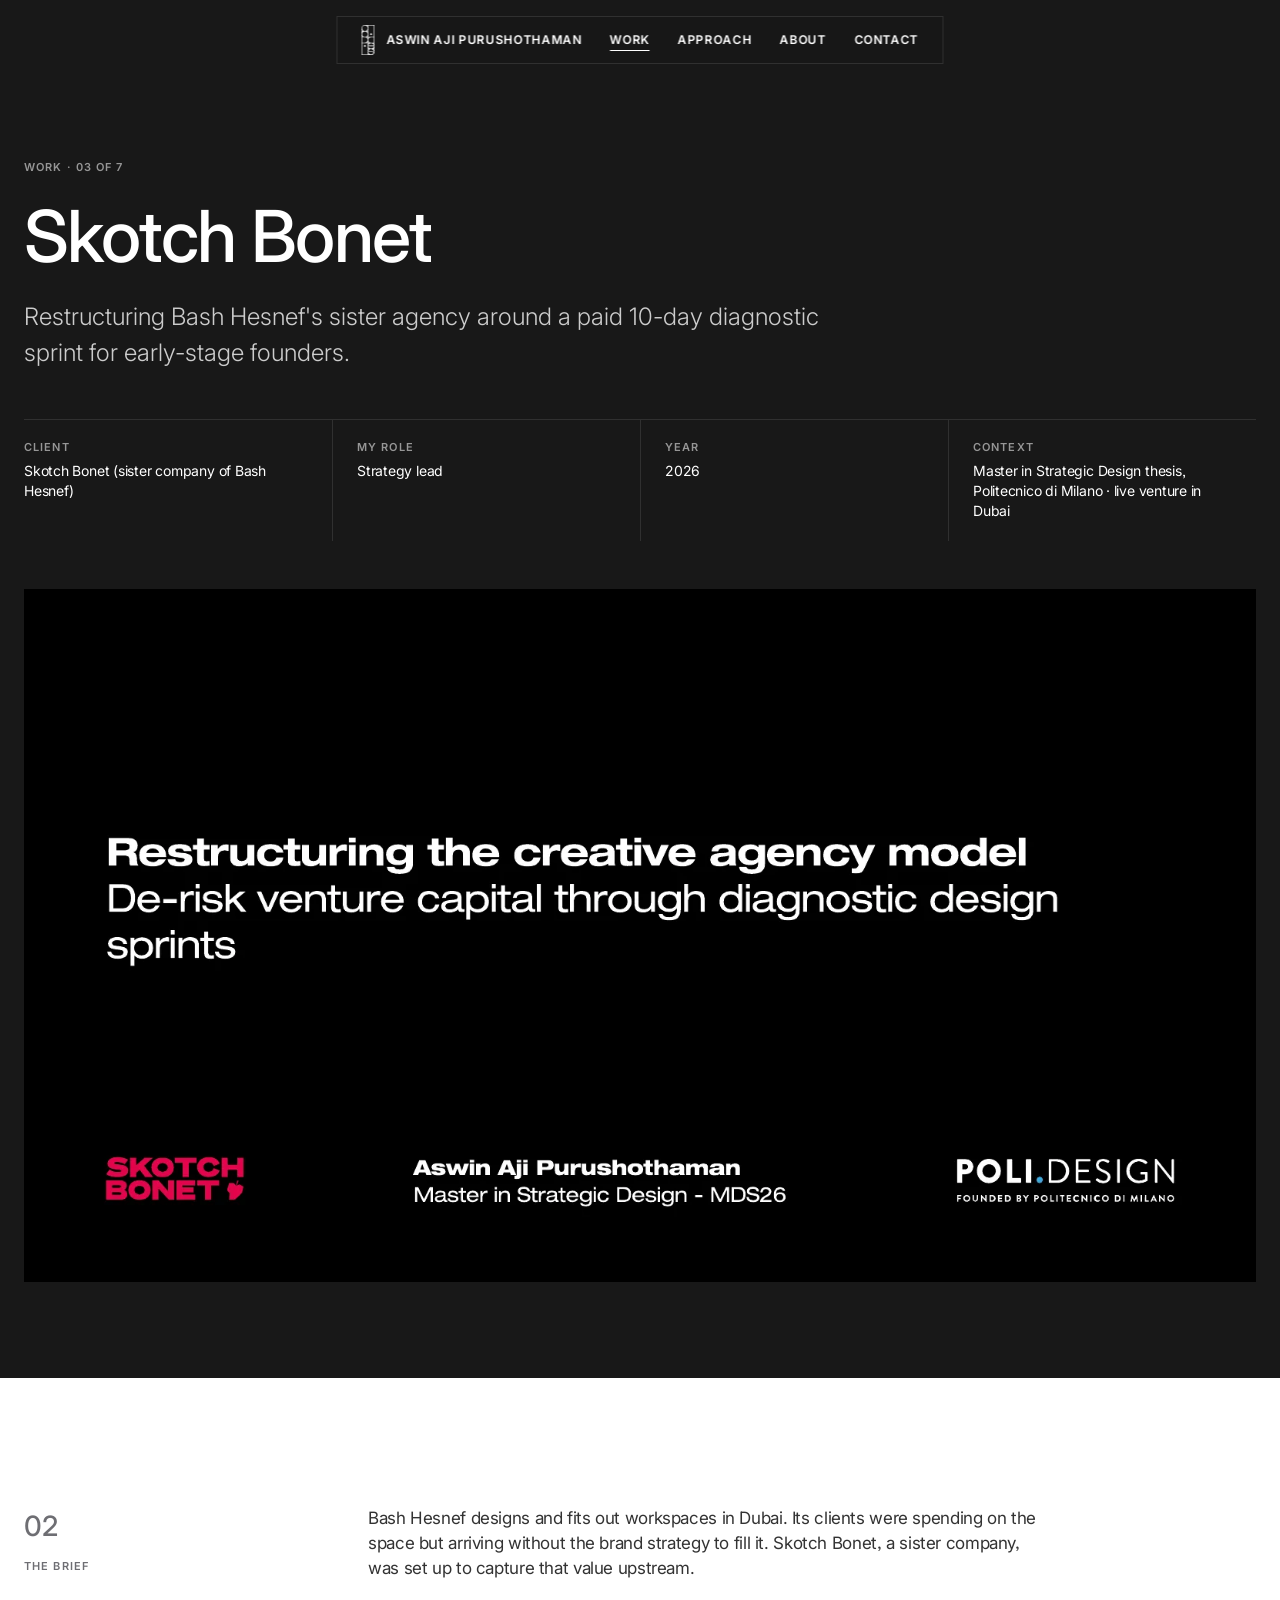
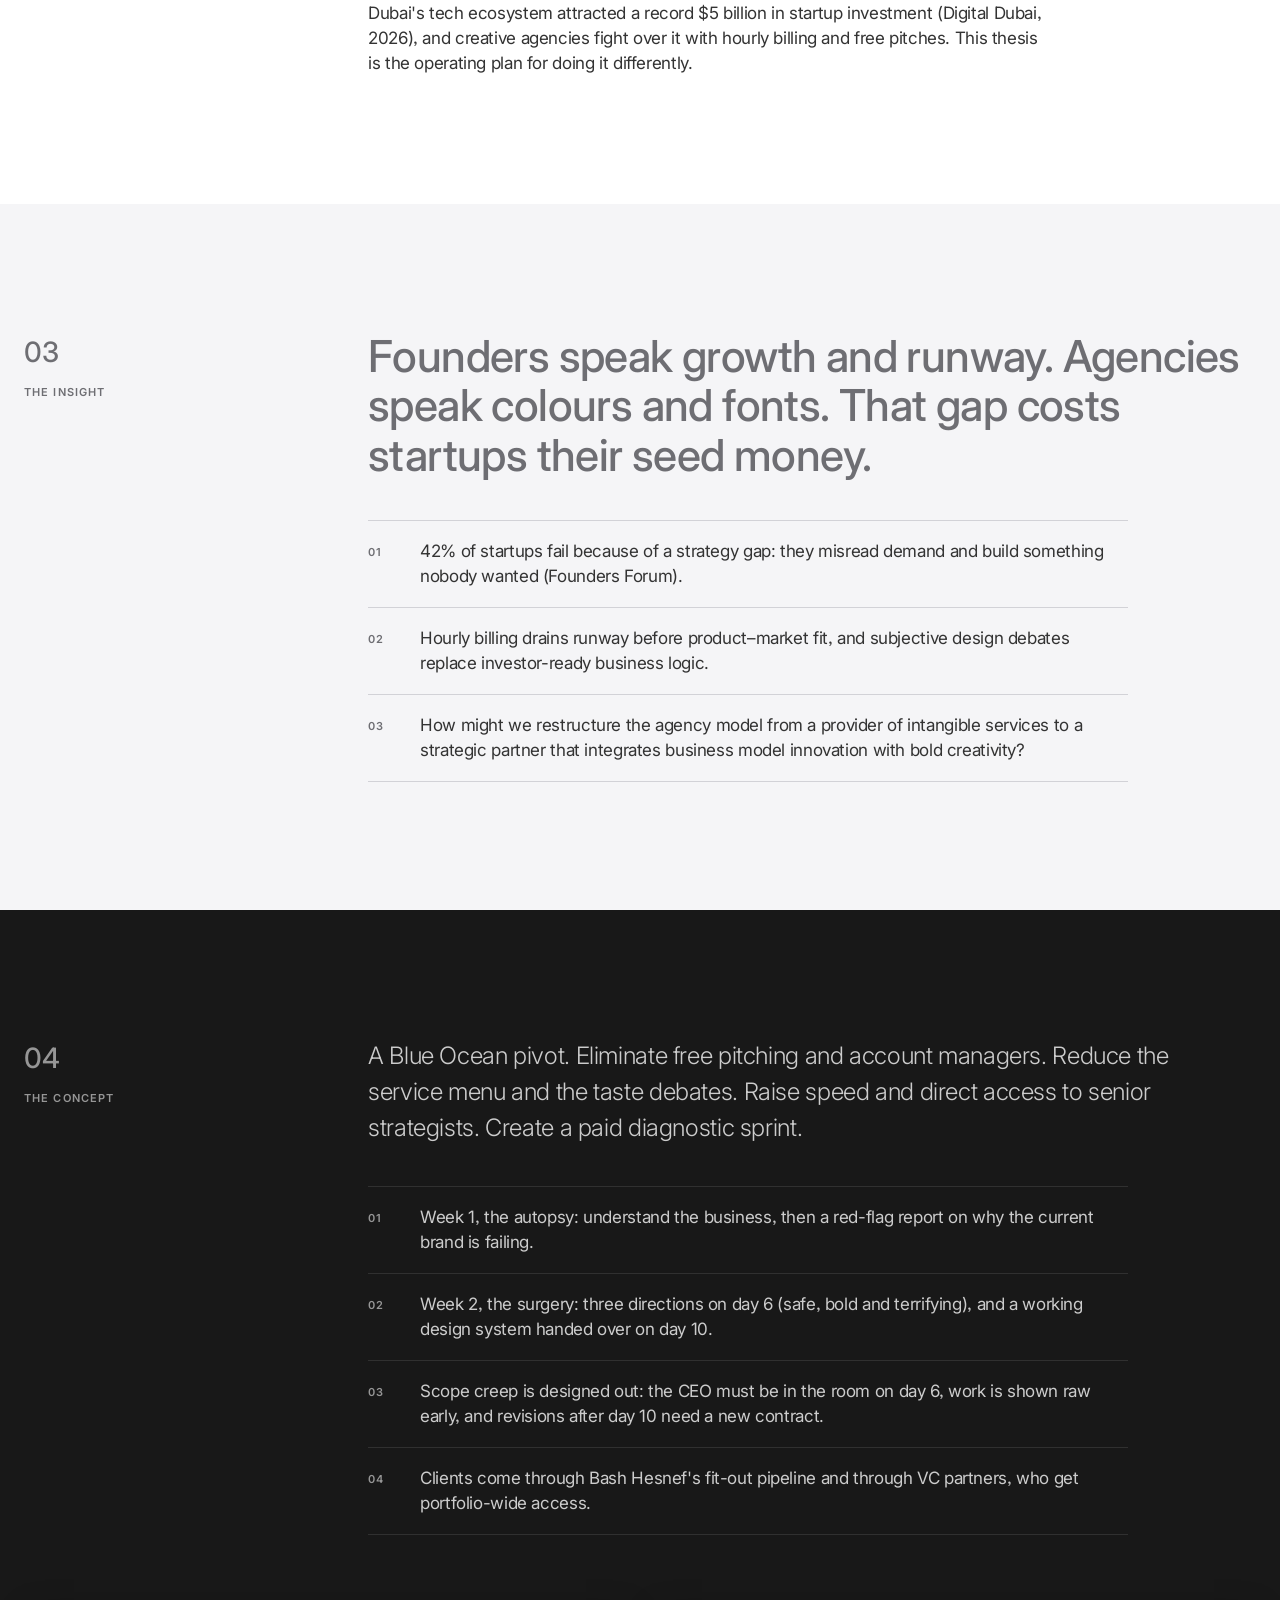
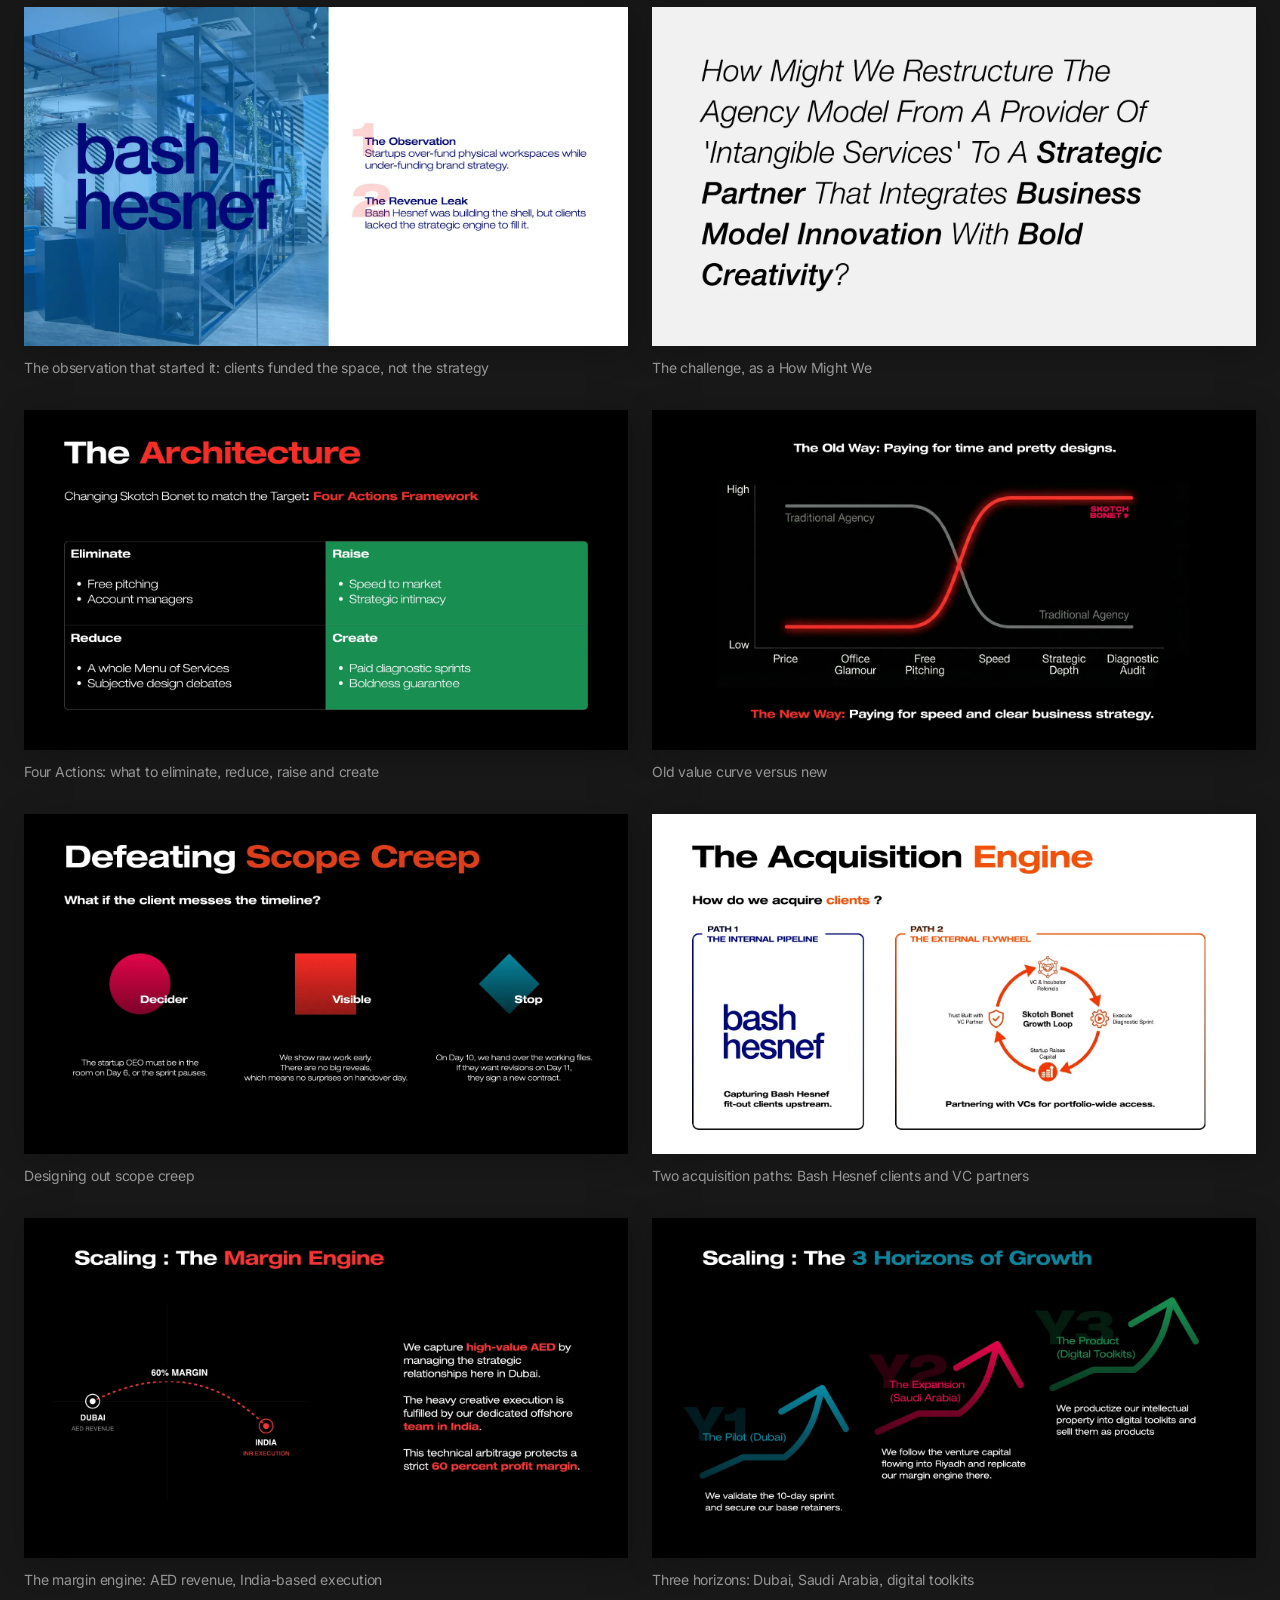
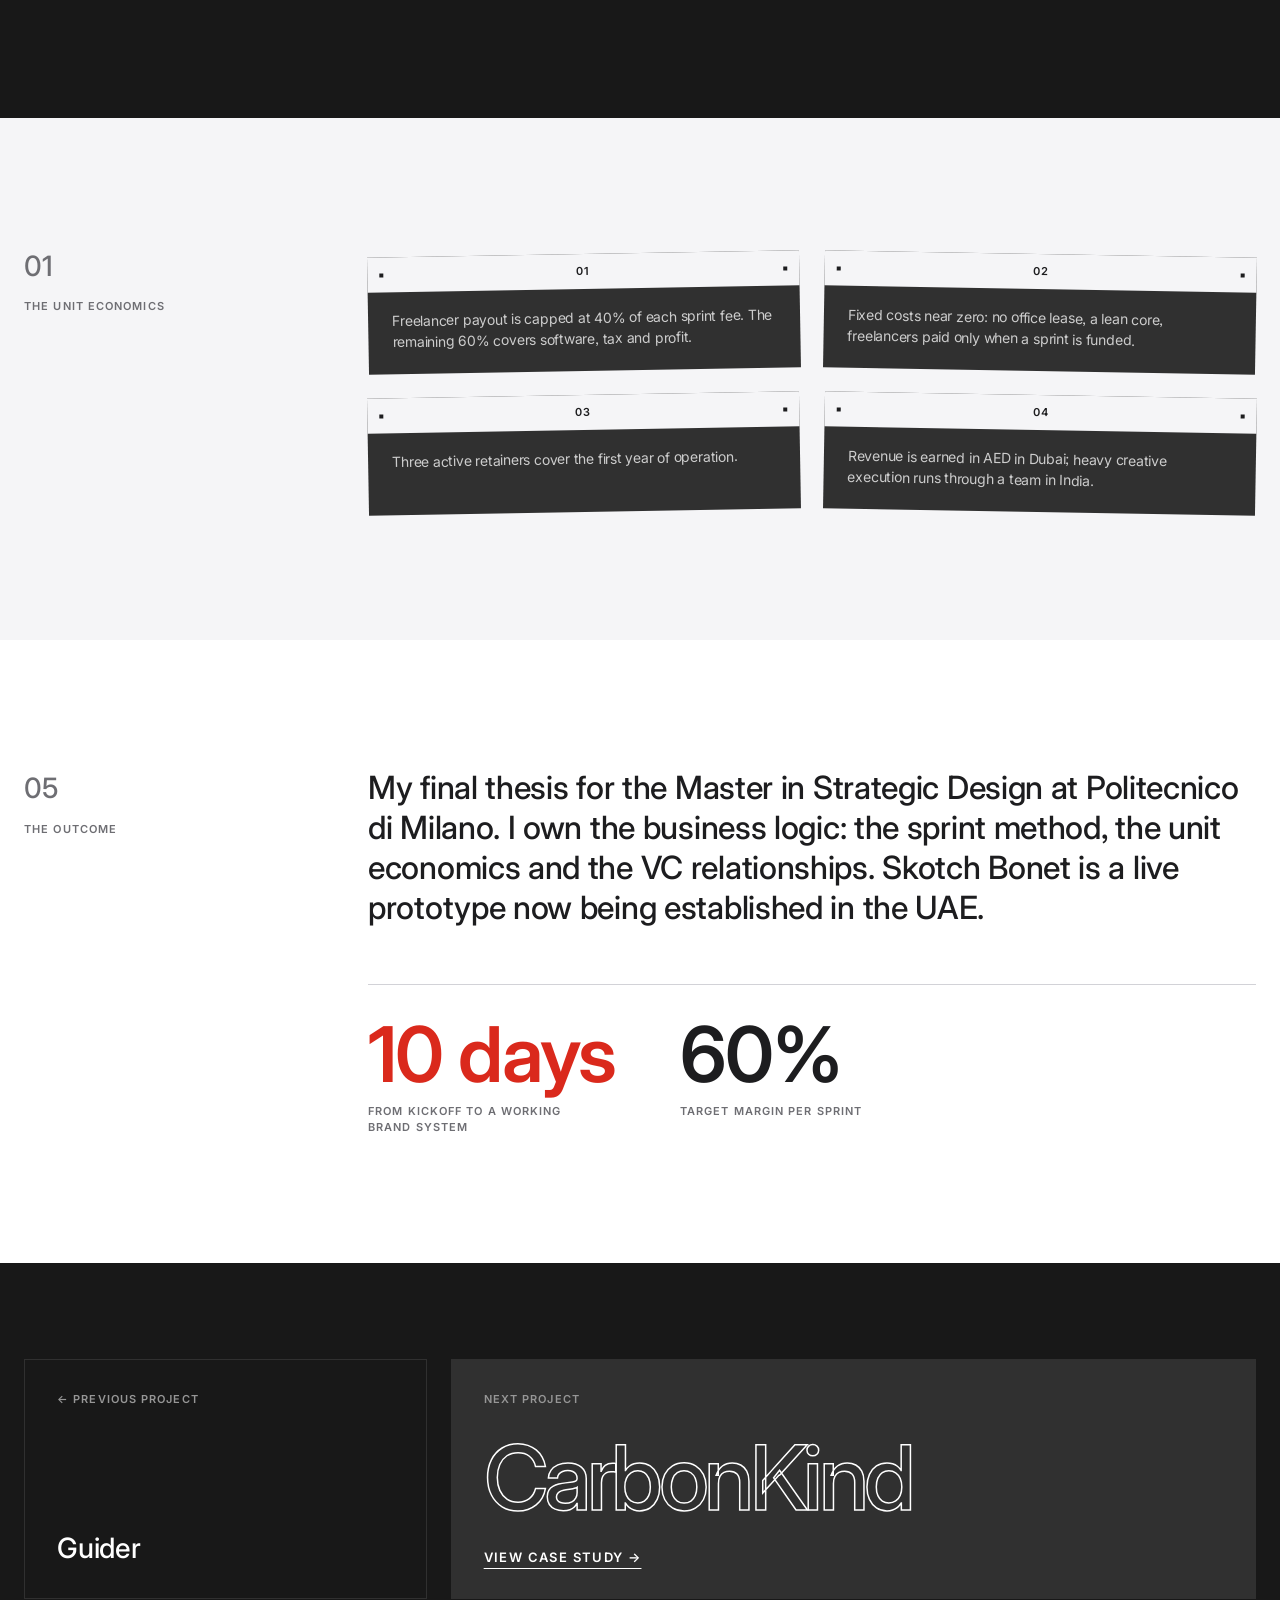
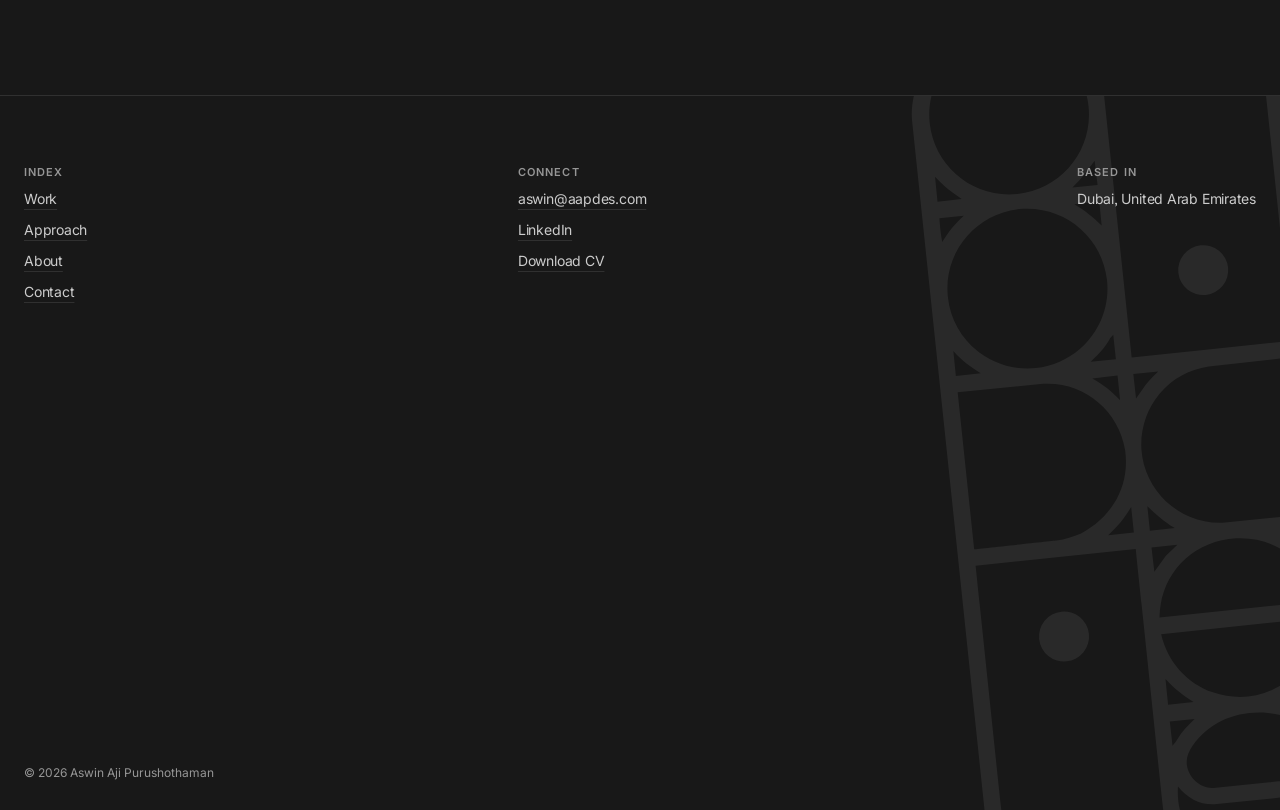
<file: work/skotch-bonet/index.html>
<!DOCTYPE html>
<html lang="en">
<head>
<meta charset="utf-8">
<meta name="viewport" content="width=device-width, initial-scale=1">
<title>Skotch Bonet · Aswin Aji Purushothaman</title>
<meta name="description" content="Skotch Bonet: Restructuring Bash Hesnef's sister agency around a paid 10-day diagnostic sprint for early-stage founders. My final thesis for the Master in Strategic Design at Politecnico di Milano. I own the business logic: the sprint method, the unit economics and the VC relationships. Skotch Bonet">
<link rel="canonical" href="https://www.aapdes.com/work/skotch-bonet/">
<meta property="og:type" content="website">
<meta property="og:title" content="Skotch Bonet · Aswin Aji Purushothaman">
<meta property="og:description" content="Skotch Bonet: Restructuring Bash Hesnef's sister agency around a paid 10-day diagnostic sprint for early-stage founders. My final thesis for the Master in Strategic Design at Politecnico di Milano. I own the business logic: the sprint method, the unit economics and the VC relationships. Skotch Bonet">
<meta property="og:url" content="https://www.aapdes.com/work/skotch-bonet/">
<meta property="og:image" content="https://www.aapdes.com/work/skotch-bonet/img/hero.webp">
<meta name="twitter:card" content="summary_large_image">
<meta name="theme-color" content="#181818">
<link rel="icon" href="/assets/favicon.svg" type="image/svg+xml">
<script>(function(){if(!matchMedia('(prefers-reduced-motion: reduce)').matches){document.documentElement.classList.add('motion');}})();</script>
<link rel="preconnect" href="https://fonts.googleapis.com">
<link rel="preconnect" href="https://fonts.gstatic.com" crossorigin>
<link href="https://fonts.googleapis.com/css2?family=Inter:ital,wght@0,300;0,400;0,500;0,600;1,300;1,400&amp;display=swap" rel="stylesheet">
<link rel="stylesheet" href="/assets/css/base.css">
<link rel="stylesheet" href="/assets/css/pages.css">
</head>
<body class="">
<a class="skip" href="#main">Skip to content</a>
<nav class="nav" id="nav" aria-label="Primary">
  <a class="brand" href="/" aria-label="Aswin Aji Purushothaman, home"><span class="nav-logo" id="navLogo"><img src="/assets/img/logo.svg" alt="" width="13" height="30"></span><span class="name">Aswin Aji Purushothaman</span></a>
  <button class="nav-toggle" id="navToggle" type="button" aria-expanded="false" aria-controls="navLinks"><i aria-hidden="true"></i>Menu</button>
  <div class="nav-links" id="navLinks">
    <a href="/work/" aria-current="page">Work</a>
    <a href="/#approach">Approach</a>
    <a href="/about/">About</a>
    <a href="/contact/">Contact</a>
  </div>
</nav>
<main id="main">

<section class="case-hero" aria-labelledby="caseTitle">
  <div class="wrap">
    <span class="label crumb"><a href="/work/">Work</a> · 03 of 7</span>
    <h1 id="caseTitle">Skotch Bonet</h1>
    <p class="lead">Restructuring Bash Hesnef's sister agency around a paid 10-day diagnostic sprint for early-stage founders.</p>
    <div class="meta">
      <div><span class="label">Client</span><span>Skotch Bonet (sister company of Bash Hesnef)</span></div>
      <div><span class="label">My role</span><span>Strategy lead</span></div>
      <div><span class="label">Year</span><span>2026</span></div>
      <div><span class="label">Context</span><span>Master in Strategic Design thesis, Politecnico di Milano · live venture in Dubai</span></div>
    </div>
  </div>
  <figure class="case-img"><img src="/work/skotch-bonet/img/hero.webp" alt="Thesis title slide: Restructuring the creative agency model, with the Skotch Bonet and Poli.Design logos" width="1600" height="900" fetchpriority="high"></figure>
</section>

<section class="band light" aria-label="The brief">
  <div class="wrap sec"><div class="sec-label"><span class="num">02</span><span class="label eyebrow">The brief</span></div>
    <div class="prose"><p class="rv">Bash Hesnef designs and fits out workspaces in Dubai. Its clients were spending on the space but arriving without the brand strategy to fill it. Skotch Bonet, a sister company, was set up to capture that value upstream.</p><p class="rv">Dubai's tech ecosystem attracted a record $5 billion in startup investment (Digital Dubai, 2026), and creative agencies fight over it with hourly billing and free pitches. This thesis is the operating plan for doing it differently.</p></div>
  </div>
</section>

<section class="band parch" aria-label="The insight">
  <div class="wrap sec"><div class="sec-label"><span class="num">03</span><span class="label eyebrow">The insight</span></div>
    <div><p class="insight-statement">Founders speak growth and runway. Agencies speak colours and fonts. That gap costs startups their seed money.</p><ol class="points"><li>42% of startups fail because of a strategy gap: they misread demand and build something nobody wanted (Founders Forum).</li><li>Hourly billing drains runway before product–market fit, and subjective design debates replace investor-ready business logic.</li><li>How might we restructure the agency model from a provider of intangible services to a strategic partner that integrates business model innovation with bold creativity?</li></ol></div>
  </div>
</section>

<section class="band band-dark" aria-label="The concept">
  <div class="wrap sec"><div class="sec-label"><span class="num">04</span><span class="label eyebrow">The concept</span></div>
    <div><p class="concept-intro">A Blue Ocean pivot. Eliminate free pitching and account managers. Reduce the service menu and the taste debates. Raise speed and direct access to senior strategists. Create a paid diagnostic sprint.</p><ol class="points"><li>Week 1, the autopsy: understand the business, then a red-flag report on why the current brand is failing.</li><li>Week 2, the surgery: three directions on day 6 (safe, bold and terrifying), and a working design system handed over on day 10.</li><li>Scope creep is designed out: the CEO must be in the room on day 6, work is shown raw early, and revisions after day 10 need a new contract.</li><li>Clients come through Bash Hesnef's fit-out pipeline and through VC partners, who get portfolio-wide access.</li></ol></div>
  </div>
  <div class="wrap gallery">
      <figure class="rv"><button type="button" data-full="/work/skotch-bonet/img/s06.webp" data-caption="The observation that started it: clients funded the space, not the strategy" data-alt="The observation that started it: clients funded the space, not the strategy" aria-label="Enlarge: The observation that started it: clients funded the space, not the strategy"><img src="/work/skotch-bonet/img/s06.webp" alt="The observation that started it: clients funded the space, not the strategy" width="1600" height="900" loading="lazy" decoding="async"></button><figcaption>The observation that started it: clients funded the space, not the strategy</figcaption></figure>
      <figure class="rv"><button type="button" data-full="/work/skotch-bonet/img/s13.webp" data-caption="The challenge, as a How Might We" data-alt="The challenge, as a How Might We" aria-label="Enlarge: The challenge, as a How Might We"><img src="/work/skotch-bonet/img/s13.webp" alt="The challenge, as a How Might We" width="1600" height="900" loading="lazy" decoding="async"></button><figcaption>The challenge, as a How Might We</figcaption></figure>
      <figure class="rv"><button type="button" data-full="/work/skotch-bonet/img/s16.webp" data-caption="Four Actions: what to eliminate, reduce, raise and create" data-alt="Four Actions: what to eliminate, reduce, raise and create" aria-label="Enlarge: Four Actions: what to eliminate, reduce, raise and create"><img src="/work/skotch-bonet/img/s16.webp" alt="Four Actions: what to eliminate, reduce, raise and create" width="1600" height="900" loading="lazy" decoding="async"></button><figcaption>Four Actions: what to eliminate, reduce, raise and create</figcaption></figure>
      <figure class="rv"><button type="button" data-full="/work/skotch-bonet/img/s18.webp" data-caption="Old value curve versus new" data-alt="Old value curve versus new" aria-label="Enlarge: Old value curve versus new"><img src="/work/skotch-bonet/img/s18.webp" alt="Old value curve versus new" width="1600" height="900" loading="lazy" decoding="async"></button><figcaption>Old value curve versus new</figcaption></figure>
      <figure class="rv"><button type="button" data-full="/work/skotch-bonet/img/s24.webp" data-caption="Designing out scope creep" data-alt="Designing out scope creep" aria-label="Enlarge: Designing out scope creep"><img src="/work/skotch-bonet/img/s24.webp" alt="Designing out scope creep" width="1600" height="900" loading="lazy" decoding="async"></button><figcaption>Designing out scope creep</figcaption></figure>
      <figure class="rv"><button type="button" data-full="/work/skotch-bonet/img/s29.webp" data-caption="Two acquisition paths: Bash Hesnef clients and VC partners" data-alt="Two acquisition paths: Bash Hesnef clients and VC partners" aria-label="Enlarge: Two acquisition paths: Bash Hesnef clients and VC partners"><img src="/work/skotch-bonet/img/s29.webp" alt="Two acquisition paths: Bash Hesnef clients and VC partners" width="1600" height="900" loading="lazy" decoding="async"></button><figcaption>Two acquisition paths: Bash Hesnef clients and VC partners</figcaption></figure>
      <figure class="rv"><button type="button" data-full="/work/skotch-bonet/img/s32.webp" data-caption="The margin engine: AED revenue, India-based execution" data-alt="The margin engine: AED revenue, India-based execution" aria-label="Enlarge: The margin engine: AED revenue, India-based execution"><img src="/work/skotch-bonet/img/s32.webp" alt="The margin engine: AED revenue, India-based execution" width="1600" height="900" loading="lazy" decoding="async"></button><figcaption>The margin engine: AED revenue, India-based execution</figcaption></figure>
      <figure class="rv"><button type="button" data-full="/work/skotch-bonet/img/s35.webp" data-caption="Three horizons: Dubai, Saudi Arabia, digital toolkits" data-alt="Three horizons: Dubai, Saudi Arabia, digital toolkits" aria-label="Enlarge: Three horizons: Dubai, Saudi Arabia, digital toolkits"><img src="/work/skotch-bonet/img/s35.webp" alt="Three horizons: Dubai, Saudi Arabia, digital toolkits" width="1600" height="900" loading="lazy" decoding="async"></button><figcaption>Three horizons: Dubai, Saudi Arabia, digital toolkits</figcaption></figure>
  </div>
</section>

<section class="band parch" aria-label="The unit economics">
  <div class="wrap sec"><div class="sec-label"><span class="num">01</span><span class="label eyebrow">The unit economics</span></div>
    <div class="unit"><div class="plate rv"><header class="label">01</header><div class="pb">Freelancer payout is capped at 40% of each sprint fee. The remaining 60% covers software, tax and profit.</div></div><div class="plate rv"><header class="label">02</header><div class="pb">Fixed costs near zero: no office lease, a lean core, freelancers paid only when a sprint is funded.</div></div><div class="plate rv"><header class="label">03</header><div class="pb">Three active retainers cover the first year of operation.</div></div><div class="plate rv"><header class="label">04</header><div class="pb">Revenue is earned in AED in Dubai; heavy creative execution runs through a team in India.</div></div></div>
  </div>
</section>
<section class="band light" aria-label="The outcome">
  <div class="wrap sec"><div class="sec-label"><span class="num">05</span><span class="label eyebrow">The outcome</span></div>
    <div><p class="outcome-text">My final thesis for the Master in Strategic Design at Politecnico di Milano. I own the business logic: the sprint method, the unit economics and the VC relationships. Skotch Bonet is a live prototype now being established in the UAE.</p><div class="metrics"><div class="metric hl"><b>10 days</b><span>From kickoff to a working brand system</span></div><div class="metric"><b>60%</b><span>Target margin per sprint</span></div></div></div>
  </div>
</section>

<nav class="pager" aria-label="More projects">
  <div class="wrap">
    <a class="prev" href="/work/guider/"><span class="label">← Previous project</span><span class="prev-t">Guider</span></a>
    <a class="next" href="/work/carbonkind/"><span class="label">Next project</span><span class="next-t">CarbonKind</span><span class="more">View case study →</span></a>
  </div>
</nav>

<dialog class="lightbox" id="lightbox" aria-label="Enlarged slide">
  <button class="btn btn-outline close" type="button">Close</button>
  <img alt="">
  <p></p>
</dialog>
</main>
<footer class="foot" id="foot">
  <img class="foot-logo" src="/assets/img/logo.svg" alt="" aria-hidden="true" width="474" height="1136" loading="lazy">
  <div class="cols">
    <div class="col"><b>Index</b><a href="/work/">Work</a><a href="/#approach">Approach</a><a href="/about/">About</a><a href="/contact/">Contact</a></div>
    <div class="col"><b>Connect</b><a href="mailto:aswin@aapdes.com">aswin@aapdes.com</a><a href="https://www.linkedin.com/in/aapdes/" rel="noopener">LinkedIn</a><a href="/assets/cv/Aswin-Aji-Purushothaman-CV.pdf" download>Download CV</a></div>
    <div class="col"><b>Based in</b><span>Dubai, United Arab Emirates</span></div>
  </div>
  <div class="fw-wrap"><div class="fw" id="fw" aria-hidden="true"><span>Aswin Aji</span> <span>Purushothaman</span></div></div>
  <div class="legal">© 2026 Aswin Aji Purushothaman</div>
</footer>
<script src="/assets/js/site.js" defer></script>
<script src="/assets/js/pages.js" defer></script>
</body>
</html>
</file>
<file: assets/css/base.css>
/* =========================================================
   Strategic-Portfolio-System — shared tokens and components
   Source of truth: design-v2.md. Round = props that move. Sharp = UI you can press.
   ========================================================= */
:root{
  /* colour */
  --primary:#da291c; --primary-active:#b01e0a; --on-primary:#ffffff;
  --canvas:#181818; --canvas-alt:#222224; --canvas-elevated:#303030;
  --canvas-light:#ffffff; --canvas-parchment:#f5f5f7; --surface-black:#000000;
  --ink-on-dark:#ffffff; --ink-on-light:#1d1d1f;
  --body-on-dark:#969696; --body-strong-on-dark:#cccccc; --body-on-light:#333333;
  /* design.md lists #666666 and #7a7a7a; both fail 4.5:1 for small text, so text uses these: */
  --muted:#969696;            /* captions on dark */
  --muted-on-light:#6e6e73;   /* fine print on light, 4.66:1 on parchment */
  --hairline:#303030; --hairline-on-light:#d2d2d7; --focus-ring:#ffffff;
  /* type */
  --font:'Inter',-apple-system,system-ui,sans-serif;
  /* shape, depth, motion */
  --shadow-product:rgba(0,0,0,.22) 3px 5px 30px 0;
  --ease-out:cubic-bezier(.16,1,.3,1);
  --ease-spring:cubic-bezier(.34,1.56,.64,1);
  --dur-fast:200ms; --dur-base:450ms; --dur-slow:800ms;
  /* spacing ladder */
  --s-xxxs:4px; --s-xxs:8px; --s-xs:16px; --s-sm:24px; --s-md:32px; --s-lg:48px; --s-xl:64px; --s-xxl:96px; --s-super:128px;
  --max:1280px;
  color-scheme:dark;
}
*{box-sizing:border-box}
html{scroll-behavior:smooth;-webkit-text-size-adjust:100%}
body{margin:0;background:var(--canvas);color:var(--ink-on-dark);font-family:var(--font);font-feature-settings:"ss03";font-size:17px;line-height:1.47;letter-spacing:-.374px;-webkit-font-smoothing:antialiased;overflow-x:hidden}
h1,h2,h3,p,ul{margin:0}
h2,h3{text-wrap:balance}
img{display:block;max-width:100%}
a{color:inherit}
:focus-visible{outline:2px solid currentColor;outline-offset:2px}
.sr-only{position:absolute;width:1px;height:1px;overflow:hidden;clip:rect(0 0 0 0);white-space:nowrap}
.skip{position:absolute;left:16px;top:-80px;z-index:100;background:#fff;color:var(--canvas);padding:12px 16px;font:600 13px/1 var(--font);letter-spacing:1.4px;text-transform:uppercase;text-decoration:none}
.skip:focus{top:16px}

/* type roles */
.label{font-size:11px;font-weight:600;letter-spacing:1.1px;text-transform:uppercase;line-height:1.4}
.light{background:var(--canvas-light);color:var(--ink-on-light)}
.parch{background:var(--canvas-parchment);color:var(--ink-on-light)}
.light,.parch{color-scheme:light}

/* buttons: sharp, 48px, press = scale(.97) */
.btn{display:inline-flex;align-items:center;justify-content:center;gap:10px;height:48px;padding:0 32px;font:600 13px/1 var(--font);letter-spacing:1.4px;text-transform:uppercase;text-decoration:none;border:1px solid transparent;border-radius:0;background:transparent;cursor:pointer;transition:transform var(--dur-fast) var(--ease-out),background-color var(--dur-fast);white-space:nowrap}
.btn:active{transform:scale(.97)}
.btn-primary{background:var(--primary);color:var(--on-primary)}
.btn-primary:active{background:var(--primary-active)}
.btn-primary:disabled{background:var(--hairline-on-light);color:var(--muted-on-light);cursor:not-allowed}
.btn-outline{border-color:var(--ink-on-dark);color:var(--ink-on-dark)}
.light .btn-outline,.parch .btn-outline{border-color:var(--ink-on-light);color:var(--ink-on-light)}
.more{font:600 13px/1.4 var(--font);letter-spacing:1.4px;text-transform:uppercase;text-decoration:underline;text-underline-offset:6px}

/* nav-floating */
.nav{position:fixed;top:16px;left:50%;transform:translateX(-50%);z-index:50;display:flex;align-items:center;gap:28px;height:48px;padding:0 24px;background:rgba(24,24,24,.8);-webkit-backdrop-filter:saturate(180%) blur(20px);backdrop-filter:saturate(180%) blur(20px);border:1px solid var(--hairline);max-width:calc(100vw - 32px)}
.nav a,.nav-toggle{color:#fff;text-decoration:none;font:600 12px/1.4 var(--font);letter-spacing:.65px;text-transform:uppercase;padding:12px 0;white-space:nowrap}
.nav a[aria-current="page"]{text-decoration:underline;text-underline-offset:6px}
.nav .brand{display:flex;align-items:center;padding:0;--dock:1;margin-right:calc(-28px*(1 - var(--dock)))}
.nav-logo{display:block;flex:none;width:calc(12.5px*var(--dock));height:30px;margin-right:calc(12px*var(--dock));overflow:hidden}
.nav-logo img{width:12.5px;height:30px}
.nav .name{max-width:0;opacity:0;overflow:hidden;padding:12px 0;transition:max-width var(--dur-base) var(--ease-out),opacity .3s}
.nav.show-name .name{max-width:280px;opacity:1}
/* Home with motion: the nav logo slot is filled by the flying hero logo (home.js) */
.motion .home .nav .brand{--dock:var(--fly,0)}
.motion .home .nav-logo img{visibility:hidden}
.nav-links{display:flex;gap:28px}
.nav-toggle{display:none;background:none;border:0;border-radius:0;cursor:pointer;align-items:center;gap:8px}
.nav-toggle i{display:block;width:16px;height:1.5px;background:#fff;box-shadow:0 5px 0 #fff;transform:translateY(-2.5px)}
@media (max-width:767px){
  .nav{left:16px;right:16px;transform:none;max-width:none;justify-content:space-between;padding:0 16px}
  .nav .name{max-width:280px;opacity:1}
  .motion .home .nav .brand{margin-right:0}
  .nav-toggle{display:inline-flex}
  .nav-links{display:none;position:absolute;left:-1px;right:-1px;top:47px;flex-direction:column;gap:0;background:rgba(24,24,24,.96);border:1px solid var(--hairline);border-top:0;padding:8px 16px 16px}
  .nav-links a{padding:14px 0;border-bottom:1px solid var(--hairline)}
  .nav-links a:last-child{border-bottom:0}
  .nav.open .nav-links{display:flex}
}

/* section head */
.sec-head{display:flex;flex-direction:column;gap:16px;max-width:760px}
.sec-head h2{font-weight:500;font-size:clamp(32px,4.4vw,52px);line-height:1.08;letter-spacing:-.8px}
.sec-head .label{color:var(--body-on-dark)}
.light .sec-head .label,.parch .sec-head .label{color:var(--muted-on-light)}

/* plate = parchment header strip + elevated body, square rivets, sharp */
.plate{width:min(460px,100%);background:var(--canvas-elevated)}
.plate header{position:relative;background:var(--canvas-parchment);color:var(--ink-on-light);padding:10px 28px;text-align:center}
.plate header::before,.plate header::after{content:"";position:absolute;top:50%;width:4px;height:4px;margin-top:-2px;background:var(--ink-on-light)}
.plate header::before{left:12px}.plate header::after{right:12px}
.plate .pb{padding:18px 24px 22px;font-size:14px;line-height:1.5;letter-spacing:-.224px;color:var(--body-strong-on-dark)}
.plate .pb a{color:#fff}

/* outline type */
.outline{color:transparent;-webkit-text-stroke:1.5px var(--ink-on-dark)}
.light .outline,.parch .outline{-webkit-text-stroke-color:var(--ink-on-light)}

/* footer */
.foot{position:relative;background:var(--canvas);padding:64px 24px 28px;border-top:1px solid var(--hairline);overflow:hidden;isolation:isolate}
/* Large translucent logo behind the footer content */
.foot-logo{position:absolute;z-index:-1;top:50%;right:max(-40px,calc((100vw - var(--max)) / 2 - 80px));height:clamp(520px,125%,980px);width:auto;transform:translateY(-50%) rotate(-6deg);opacity:.07;pointer-events:none;user-select:none}
@media (max-width:760px){.foot-logo{height:110%;right:-28%;opacity:.06}}
.foot .cols{max-width:var(--max);margin:0 auto;display:flex;flex-wrap:wrap;gap:32px 80px;justify-content:space-between}
.foot .col{display:flex;flex-direction:column;line-height:2.2;font-size:14px;letter-spacing:-.224px}
.foot .col b{font-size:11px;letter-spacing:1.1px;text-transform:uppercase;color:var(--body-on-dark);font-weight:600}
.foot .col a,.foot .col span{color:var(--body-strong-on-dark);text-decoration:none}
.foot .col a{text-decoration:underline;text-decoration-color:var(--hairline);text-underline-offset:5px}
.fw-wrap{max-width:var(--max);margin:56px auto 0}
.fw{font-weight:500;font-size:min(calc((100vw - 48px) / 6.9),186px);line-height:1.04;letter-spacing:-.06em;color:transparent;-webkit-text-stroke:1.5px #fff;padding-bottom:.06em;margin-left:-.016em;clip-path:inset(0 var(--c,0%) 0 0)}
.fw span{display:block;white-space:nowrap}
.fw span+span{margin-left:-.062em}  /* optical alignment of "P" under "A", as in the hero */
.legal{max-width:var(--max);margin:20px auto 0;font-size:12px;line-height:1.4;letter-spacing:0;color:var(--body-on-dark)}

@media (prefers-reduced-motion:reduce){html{scroll-behavior:auto}*{transition-duration:0s!important;animation:none!important}}
</file>
<file: assets/css/components.css>
/* Components shared by Home and Contact: scope builder (M10) and contact block. */
/* scope builder */
.builder{padding:128px 24px}
.builder .inner{max-width:var(--max);margin:0 auto;display:grid;grid-template-columns:1.1fr .9fr;gap:64px;align-items:center}
.builder .left{display:flex;flex-direction:column;gap:28px}
.builder p{color:var(--body-on-light);max-width:520px}
.bchips{display:grid;grid-template-columns:1fr 1fr;gap:12px;max-width:520px}
.bchip{height:48px;padding:0 16px;background:var(--canvas-light);color:var(--ink-on-light);border:1px solid var(--hairline-on-light);border-radius:0;font:500 15px/1 var(--font);letter-spacing:-.2px;text-align:left;cursor:pointer;transition:transform var(--dur-fast) var(--ease-out),background-color var(--dur-fast),color var(--dur-fast)}
.bchip:active{transform:scale(.97)}
.bchip[aria-pressed="true"]{background:var(--ink-on-light);color:#fff;border-color:var(--ink-on-light)}
.panel{background:var(--canvas-light);border:1px solid var(--hairline-on-light);padding:32px;display:flex;flex-direction:column;gap:20px;align-items:flex-start}
.panel .label{color:var(--muted-on-light)}
.slots{display:flex;gap:12px}
.slot{width:64px;height:64px;border:1px solid var(--ink-on-light);background:transparent;color:var(--muted-on-light);border-radius:0;font:600 12px/1 var(--font);letter-spacing:1.1px;text-transform:uppercase;cursor:pointer}
.slot.on{background:var(--ink-on-light);color:#fff}
.slot.pop{animation:pop var(--dur-base) var(--ease-spring)}
@keyframes pop{from{transform:scale(.8)}to{transform:scale(1)}}
.status{min-height:48px;color:var(--body-on-light);font-size:15px;letter-spacing:-.2px}
.panel .btn[aria-disabled="true"]{background:var(--hairline-on-light);color:var(--muted-on-light);pointer-events:none}

/* contact */
.contact{padding:128px 24px 144px;background:var(--canvas)}
.contact .inner{max-width:var(--max);margin:0 auto;display:flex;flex-direction:column;gap:56px}
.duo{font-weight:500;font-size:clamp(48px,9vw,128px);line-height:.98;letter-spacing:-.05em}
.duo .outline{display:block}
.contact-grid{display:grid;grid-template-columns:1fr 1.3fr;gap:32px;align-items:start}
.info{display:flex;flex-direction:column;gap:20px}
.info .plate{width:100%}
.info .plate:nth-child(1){transform:rotate(-1deg)}.info .plate:nth-child(2){transform:rotate(1deg)}.info .plate:nth-child(3){transform:rotate(-.8deg)}
.reach{width:100%}
.reach .pb{display:flex;flex-direction:column;gap:24px;padding:32px}
.reach .big{font-size:clamp(24px,3vw,40px);font-weight:500;letter-spacing:-.5px;line-height:1.1;color:#fff;text-decoration:none;word-break:break-word}
.reach .row{display:flex;flex-wrap:wrap;gap:12px}

@media (max-width:1000px){.builder .inner,.contact-grid{grid-template-columns:1fr;gap:40px}}
@media (max-width:760px){.builder,.contact{padding-top:88px;padding-bottom:96px}.contact-grid{gap:24px}.reach .pb{padding:24px}.panel{padding:24px}.slot{width:56px;height:56px}}
.contact-page{padding-top:180px}
@media (max-width:760px){.contact-page{padding-top:136px}}
</file>
<file: assets/css/home.css>
/* Home page. Motion is driven by assets/js/home.js; without the .motion class every section shows its end state. */

/* ---------- 1+2 hero that wipes into the statement (M1 M2 M3 M4) ---------- */
.wipe{position:relative}
.wipe-stage{position:relative;background:var(--canvas);overflow:hidden;min-height:780px;--k:1}
.motion .wipe{height:300vh}
.motion .wipe-stage{position:sticky;top:0;height:100vh;height:100svh;min-height:560px}
.hero-stage{position:absolute;left:50%;top:38%;width:0;height:0;z-index:2}
.circle{position:absolute;left:0;top:0;width:calc(340px*var(--k));height:calc(340px*var(--k));margin:calc(-170px*var(--k)) 0 0 calc(-170px*var(--k));border-radius:9999px;background:var(--canvas-elevated);will-change:transform}
.props{position:absolute;left:0;top:0;width:0;height:0}
/* Logo sits on the circle; project chips orbit it */
.logo-mark{position:absolute;z-index:1;left:calc(-88px*var(--k));top:calc(-210px*var(--k));width:calc(176px*var(--k));height:calc(420px*var(--k));display:flex;align-items:center;justify-content:center}
/* The flying logo: fixed, positioned every frame between the hero slot and the nav slot (home.js) */
.logo-fly{display:none}
.motion .logo-fly{display:block;position:fixed;left:0;top:0;z-index:60;pointer-events:none}  /* no will-change: keeps the SVG re-rendering sharp at every size */
.motion .logo-mark img{visibility:hidden}
.logo-mark img{width:100%;height:100%;object-fit:contain}
.logo-ph{width:calc(160px*var(--k));flex:none;height:100%;display:flex;align-items:center;justify-content:center;border:1px dashed var(--body-on-dark);color:var(--body-on-dark)}
.chip{position:absolute;overflow:hidden;border-radius:9999px;width:calc(var(--sz)*var(--k)*1px);height:calc(var(--sz)*var(--k)*1px);left:calc(var(--cx)*var(--k)*1px);top:calc(var(--cy)*var(--k)*1px);margin:calc(var(--sz)*var(--k)*-.5px) 0 0 calc(var(--sz)*var(--k)*-.5px);background:var(--canvas-elevated)}
.motion .chip{animation:drift var(--d) ease-in-out var(--dl) infinite alternate}
.chip img{width:100%;height:100%;object-fit:cover}
.c1{--sz:104;--cx:-300;--cy:-70;--d:11s;--dl:0s}
.c2{--sz:88;--cx:285;--cy:-105;--d:13s;--dl:-3s}
.c3{--sz:64;--cx:230;--cy:135;--d:8s;--dl:-5s}
.c4{--sz:76;--cx:-235;--cy:150;--d:10s;--dl:-7s}
@keyframes drift{from{translate:-14px -10px}to{translate:14px 12px}}
@keyframes rise{from{opacity:0;transform:translateY(24px)}to{opacity:1;transform:none}}
@keyframes grow{from{scale:.8}to{scale:1}}
.motion .hero-bottom,.motion .logo-mark{animation:rise var(--dur-slow) var(--ease-out) both}
.motion .hero-stage{animation:grow var(--dur-slow) var(--ease-out) both}

.hero{position:absolute;inset:0;z-index:3;pointer-events:none}
.hero a{pointer-events:auto}
.hero-meta{position:absolute;top:92px;left:48px;right:48px;display:flex;align-items:center;gap:24px;color:var(--body-on-dark)}
.hero-meta i{flex:1;height:1px;background:var(--hairline)}
.hero-bottom{position:absolute;left:48px;right:48px;bottom:68px;display:flex;align-items:flex-end;justify-content:space-between;gap:48px}
/* Two-line name. Line height clears the "j" descender above the second line.
   Optical alignment: Inter's "A" ink starts .016em in, "P" ink .078em in, so line 2 shifts left to match. */
.wordmark{font-weight:500;font-size:clamp(56px,9.2vw,172px);line-height:1.04;letter-spacing:-.06em;margin-left:-.016em}
.wordmark span{display:block;white-space:nowrap}
.wordmark span+span{margin-left:-.062em}
.hero-copy{max-width:340px;display:flex;flex-direction:column;gap:24px;align-items:flex-start;padding-bottom:12px}
.hero-copy p{color:var(--body-strong-on-dark)}

.statement{background:var(--canvas-parchment);color:var(--ink-on-light);padding:128px 24px;text-align:center}
.motion .statement{position:absolute;inset:0;z-index:4;background:transparent;display:flex;align-items:center;justify-content:center;padding:0 24px;opacity:0;pointer-events:none}
.statement-inner{max-width:1000px;margin:0 auto;display:flex;flex-direction:column;gap:32px;align-items:center}
.statement .label{color:var(--muted-on-light)}
.statement h2{font-weight:500;font-size:clamp(30px,4.6vw,58px);line-height:1.12;letter-spacing:-.9px}
.statement h2 em{font-style:italic;font-weight:300}
.statement .sub{max-width:600px;color:var(--body-on-light)}
.ichip{display:inline-block;width:1.8em;height:.86em;border-radius:9999px;overflow:hidden;vertical-align:-.06em;margin:0 .08em;background:var(--ink-on-light)}
.ichip img{width:100%;height:100%;object-fit:cover}
/* Reduced motion / no JS: hero takes one full screen, the statement follows it in normal flow */
html:not(.motion) .wipe-stage{--hh:max(780px,100svh);min-height:0}
html:not(.motion) .hero{bottom:auto;height:var(--hh)}
html:not(.motion) .hero-stage{top:calc(var(--hh)*.38)}
html:not(.motion) .statement{position:relative;z-index:4;margin-top:var(--hh)}
.wipe-out{display:none}
.motion .wipe-out{display:block;position:absolute;left:50%;top:100%;width:100px;height:100px;margin:-50px 0 0 -50px;border-radius:9999px;background:var(--canvas);z-index:6;transform:scale(0);will-change:transform}

/* ---------- 3 four moves (M5 M6) ---------- */
.moves{position:relative;background:var(--canvas);padding:128px 24px 160px;overflow:hidden}
.moves .sec-head{margin:0 auto;align-items:center;text-align:center}
.plates{position:relative;display:flex;flex-direction:column;align-items:center;gap:22px;margin-top:72px}
.plates .plate{transform:translateX(var(--x)) rotate(var(--r))}
.plates .plate:nth-child(1){--x:-70px;--r:-2.5deg}.plates .plate:nth-child(2){--x:60px;--r:2deg}.plates .plate:nth-child(3){--x:-50px;--r:-1.5deg}.plates .plate:nth-child(4){--x:80px;--r:3deg}
.prop{position:absolute;border-radius:9999px;overflow:hidden;background:var(--canvas-elevated)}
.prop img{width:100%;height:100%;object-fit:cover}
.p1{width:150px;height:150px;left:6%;top:200px}
.p2{width:96px;height:96px;right:9%;top:420px;filter:blur(3px)}
.p3{width:124px;height:124px;left:14%;bottom:150px}

/* ---------- 4 selected work teaser (M7 M8) ---------- */
.work{position:relative;background:var(--canvas-alt);padding:128px 24px 144px;overflow:hidden}
.work-top{max-width:var(--max);margin:0 auto;display:flex;flex-direction:column;gap:8px}
.work-top .label{color:var(--body-on-dark)}
.work-top .small{font-size:clamp(24px,2.6vw,32px);font-weight:500;letter-spacing:-.4px}
.outline-word{max-width:var(--max);margin:0 auto;font-weight:500;font-size:clamp(120px,22vw,330px);line-height:.9;letter-spacing:-.05em;color:transparent;-webkit-text-stroke:1.5px #fff;white-space:nowrap;transform-origin:left center;padding:12px 0 48px}
.cards{max-width:var(--max);margin:0 auto;display:grid;grid-template-columns:repeat(4,minmax(0,1fr));gap:24px;align-items:start}
.card{position:relative;display:flex;min-height:470px;border:1px solid var(--hairline);text-decoration:none;color:#fff;overflow:hidden}
.cards .card:nth-child(2){margin-top:40px}.cards .card:nth-child(3){margin-top:80px}.cards .card:nth-child(4){margin-top:120px}
.card .fill{position:absolute;inset:0;background:var(--canvas-elevated);transform-origin:bottom;transform:scaleY(var(--f,1))}
.card-in{position:relative;display:flex;flex-direction:column;gap:12px;padding:24px;width:100%}
.card .ph{aspect-ratio:16/9;background:var(--canvas);margin-bottom:8px;overflow:hidden}
.card .ph img{width:100%;height:100%;object-fit:cover}
.card .label{color:var(--body-strong-on-dark)}
.card h3{font-weight:500;font-size:28px;line-height:1.2;letter-spacing:-.2px}
.card p{font-size:14px;line-height:1.5;letter-spacing:-.224px;color:var(--body-strong-on-dark)}
.card .more{margin-top:auto;padding-top:12px}
.work-all{max-width:var(--max);margin:72px auto 0;display:flex;justify-content:flex-end}

/* ---------- 5 capabilities (M9) ---------- */
.caps{padding:128px 24px}
.caps .inner{max-width:var(--max);margin:0 auto;display:flex;flex-direction:column;gap:64px}
.caps h2{font-weight:500;font-size:clamp(28px,3.6vw,44px);line-height:1.12;letter-spacing:-.6px;max-width:720px}
.caps h2 span{color:var(--muted-on-light)}
.cap-row{display:grid;grid-template-columns:repeat(4,1fr);gap:24px;align-items:stretch}
.tile{position:relative;min-height:440px;background:var(--canvas);color:#fff;display:flex;align-items:flex-end;padding:24px;overflow:hidden}
.tile img{position:absolute;inset:0;width:100%;height:100%;object-fit:cover}
.tile::after{content:"";position:absolute;inset:auto 0 0 0;height:45%;background:linear-gradient(180deg,rgba(3,3,3,0),rgba(3,3,3,.72))}
.tile span{position:relative;z-index:1}
.cap{display:flex;flex-direction:column;gap:14px;padding:32px;border:1px solid var(--hairline-on-light);background:var(--canvas-light);text-decoration:none;color:inherit}
.cap .n{font-size:28px;font-weight:500;letter-spacing:-.2px;color:var(--muted-on-light)}
.cap h3{font-weight:600;font-size:21px;line-height:1.19;letter-spacing:.2px}
.cap ul{list-style:none;padding:0;display:flex;flex-direction:column;gap:8px;color:var(--body-on-light);font-size:15px;line-height:1.45;letter-spacing:-.2px}
.cap li{display:flex;gap:10px}
.cap li::before{content:"";flex:0 0 4px;height:4px;margin-top:9px;background:var(--ink-on-light)}
.cap .more{margin-top:auto;padding-top:20px}

/* ---------- 7 engagement arc (M11) ---------- */
.arc{position:relative;background:var(--canvas)}
.arc-stage{position:relative;background:var(--canvas);overflow:hidden;padding:128px 24px}
.arc-head{display:block;width:min(960px,100%);height:auto;margin:0 auto}
.steps{display:grid;grid-template-columns:repeat(4,minmax(0,1fr));gap:24px;max-width:var(--max);margin:48px auto 0}
.step .num{font-weight:500;font-size:48px;line-height:1;letter-spacing:-.05em;color:transparent;-webkit-text-stroke:1.5px #fff;text-align:center;padding-bottom:14px;transition:color .3s var(--ease-out)}
.step.active .num{color:#fff}
.step .plate{width:100%}
.ring{display:none}
@media (min-width:761px){
  .motion .arc{height:340vh}
  .motion .arc-stage{position:sticky;top:0;height:100vh;height:100svh;padding:88px 0 0}
  .motion .steps{position:absolute;inset:0;display:block;max-width:none;margin:0}
  .motion .step{position:absolute;left:0;top:0;width:var(--pw,300px)}
  .motion .ring{display:block;position:absolute;border:1px dashed #444;border-radius:9999px;pointer-events:none}
}

/* ---------- 8 about (M6) ---------- */
.about{padding:128px 24px}
.about .inner{max-width:var(--max);margin:0 auto;display:flex;flex-direction:column;gap:64px}
.about .top{display:grid;grid-template-columns:1fr 1fr;gap:64px;align-items:start}
.about .copy{display:flex;flex-direction:column;gap:32px;align-items:flex-start}
.about .lead{font-size:24px;font-weight:300;line-height:1.5;letter-spacing:0;color:var(--body-on-light)}
.collage{position:relative;display:grid;grid-template-columns:1.5fr 1fr 1fr;column-gap:24px}
.shot{position:relative;min-height:380px;background:var(--canvas-parchment);overflow:hidden;margin:0}
.shot img{position:absolute;inset:0;width:100%;height:100%;object-fit:cover}
.shot figcaption{position:absolute;left:0;right:0;top:0;padding:14px 16px 28px;color:#fff;background:linear-gradient(0deg,rgba(3,3,3,0),rgba(3,3,3,.7))}
.shot.portrait{background:#0b0b0b;display:flex;align-items:center;justify-content:center}
.shot.portrait img{object-position:50% 30%}
.shot.portrait figcaption{background:none;color:var(--body-on-dark);position:static;padding:0}
.collage .plate{position:relative;grid-row:2;align-self:start;width:min(260px,calc(100% - 16px));margin:-40px 0 0 16px;z-index:2}
.collage .pa{grid-column:1;transform:rotate(-2deg)}
.collage .pb2{grid-column:2;transform:rotate(1.5deg)}
.collage .pc{grid-column:3;transform:rotate(-1.5deg)}
.collage .plate .pb{padding:12px 18px 14px;font-size:13px}

/* ---------- small screens ---------- */
@media (max-width:1000px){
  .cards{grid-template-columns:repeat(2,minmax(0,1fr))}
  .cards .card:nth-child(n){margin-top:0}.cards .card:nth-child(even){margin-top:40px}
  .cap-row{grid-template-columns:1fr 1fr}
  .tile{min-height:320px}
  .about .top{grid-template-columns:1fr;gap:40px}
  .collage{grid-template-columns:1fr 1fr 1fr}
  .collage .shot{min-height:300px}
  .steps{grid-template-columns:repeat(2,minmax(0,1fr))}
}
@media (max-width:760px){
  .wipe-stage{--k:.62;min-height:700px}
  .hero-stage{top:31%}
  html:not(.motion) .wipe-stage{--hh:max(700px,100svh)}
  html:not(.motion) .hero-stage{top:calc(var(--hh)*.31)}
  .c1{--cx:-205;--cy:-110}.c2{--cx:200;--cy:-120}.c3{--cx:195;--cy:150}.c4{display:none}
  .hero-meta{left:24px;right:24px;top:84px}
  .hero-meta span:last-child{display:none}
  .hero-bottom{left:24px;right:24px;bottom:56px;flex-direction:column;align-items:flex-start;gap:20px}
  .wordmark{font-size:12.4vw}
  .hero-copy{gap:18px;padding-bottom:0}
  .moves,.work,.caps,.about{padding-top:88px;padding-bottom:96px}
  .p1{width:96px;height:96px;left:-20px}.p2{right:-10px}.p3{width:80px;height:80px;left:-10px}
  .cards{display:flex;overflow-x:auto;scroll-snap-type:x mandatory;gap:16px;padding-bottom:12px;margin-right:-24px;padding-right:24px}
  .cards .card,.cards .card:nth-child(n){flex:0 0 82%;margin-top:0;scroll-snap-align:start}
  .work-all{margin-top:40px;justify-content:flex-start}
  .cap-row{grid-template-columns:1fr}
  .collage{grid-template-columns:1fr;row-gap:16px}
  .collage .plate{grid-row:auto;grid-column:auto;position:static;width:100%;transform:none!important;margin:0}
  .shot{min-height:260px}
  .steps{grid-template-columns:1fr}
  .arc-stage{padding:96px 24px}
}
</file>
<file: assets/css/pages.css>
/* Work index, project pages, About and Contact. Tokens and shared components live in base.css. */
.wrap{max-width:var(--max);margin:0 auto}
.band{padding:var(--s-super) 24px}
.band-dark{background:var(--canvas)}
.band-alt{background:var(--canvas-alt)}
.eyebrow{color:var(--body-on-dark)}
.light .eyebrow,.parch .eyebrow{color:var(--muted-on-light)}
.lead{font-size:24px;font-weight:300;line-height:1.5;letter-spacing:0}
.prose{display:flex;flex-direction:column;gap:20px;max-width:680px}
.prose p{color:var(--body-on-light)}
.band-dark .prose p,.band-alt .prose p{color:var(--body-on-dark)}

/* reveal on enter (M9); end state without motion */
.motion .rv{opacity:0;transform:translateY(32px);transition:opacity var(--dur-base) var(--ease-out),transform var(--dur-base) var(--ease-out)}
.motion .rv.in{opacity:1;transform:none}

/* ---------- page hero (Work, About, Contact) ---------- */
.page-hero{padding:180px 24px 72px;background:var(--canvas)}
.page-hero .wrap{display:flex;flex-direction:column;gap:20px}
.page-hero .big-outline{font-weight:500;font-size:clamp(96px,20vw,300px);line-height:.9;letter-spacing:-.05em;color:transparent;-webkit-text-stroke:1.5px #fff;white-space:nowrap;margin-left:-.04em}
.page-hero h1{font-weight:500;font-size:clamp(32px,4.4vw,56px);line-height:1.07;letter-spacing:-.9px;max-width:900px}
.page-hero p{color:var(--body-strong-on-dark);max-width:620px}

/* ---------- Work index: hairline rows, whole row is the link ---------- */
.index{padding:24px 24px var(--s-super);background:var(--canvas)}
.index ol{list-style:none;margin:0 auto;padding:0;max-width:var(--max);border-top:1px solid var(--hairline)}
.row{display:grid;grid-template-columns:56px 240px 1fr 220px 64px;gap:32px;align-items:center;padding:28px 0;border-bottom:1px solid var(--hairline);text-decoration:none;color:#fff;transition:transform var(--dur-fast) var(--ease-out)}
.row:active{transform:scale(.99)}
.row .n{color:var(--body-on-dark)}
.row .thumb{aspect-ratio:16/9;background:var(--canvas-elevated);overflow:hidden}
.row .thumb img{width:100%;height:100%;object-fit:cover}
.row h2{font-weight:500;font-size:28px;line-height:1.2;letter-spacing:-.2px}
.row p{margin-top:8px;font-size:14px;line-height:1.5;letter-spacing:-.224px;color:var(--body-strong-on-dark);max-width:560px}
.row .tags{display:flex;flex-wrap:wrap;gap:6px}
.tag{display:inline-block;background:var(--canvas-elevated);color:#fff;border-radius:9999px;padding:4px 12px;font-size:11px;font-weight:600;letter-spacing:1.1px;text-transform:uppercase;line-height:1.4}
.row .yr{text-align:right;color:var(--body-strong-on-dark);font-size:14px}
.row .go{display:inline-block;margin-top:14px;font:600 13px/1.4 var(--font);letter-spacing:1.4px;text-transform:uppercase;text-decoration:underline;text-underline-offset:6px}

/* CTA band */
.cta{padding:var(--s-xxl) 24px;text-align:center}
.cta .wrap{display:flex;flex-direction:column;align-items:center;gap:28px}
.cta h2{font-weight:500;font-size:clamp(28px,3.6vw,40px);line-height:1.1;letter-spacing:-.5px;max-width:720px}
.cta .row-btns{display:flex;flex-wrap:wrap;gap:12px;justify-content:center}

/* ---------- project page ---------- */
.case-hero{padding:160px 24px 0;background:var(--canvas)}
.case-hero .wrap{display:flex;flex-direction:column;gap:24px}
.crumb{color:var(--body-on-dark);text-decoration:none}
.crumb a{text-decoration:none}
.case-hero h1{font-weight:500;font-size:clamp(40px,5.6vw,80px);line-height:1.05;letter-spacing:-1.6px;max-width:1000px}
.case-hero .lead{color:var(--body-strong-on-dark);max-width:820px}
.meta{display:grid;grid-template-columns:repeat(4,1fr);border-top:1px solid var(--hairline);margin-top:24px}
.meta div{padding:20px 24px 20px 0;display:flex;flex-direction:column;gap:6px}
.meta div+div{padding-left:24px;border-left:1px solid var(--hairline)}
.meta .label{color:var(--body-on-dark)}
.meta span:last-child{font-size:14px;line-height:1.43;letter-spacing:-.224px;color:#fff}
.case-img{max-width:var(--max);margin:48px auto 0;aspect-ratio:16/9;background:var(--canvas-elevated);overflow:hidden}
.case-img img{width:100%;height:100%;object-fit:cover}
.case-hero{padding-bottom:var(--s-xxl)}

.sec{display:grid;grid-template-columns:280px 1fr;gap:64px;align-items:start}
.sec-label{display:flex;flex-direction:column;gap:12px;position:sticky;top:96px}
.sec-label .num{font-weight:500;font-size:28px;letter-spacing:-.2px}
.light .sec-label .num,.parch .sec-label .num{color:var(--muted-on-light)}
.band-dark .sec-label .num{color:var(--body-on-dark)}

.insight-statement{font-weight:500;font-size:clamp(28px,3.6vw,44px);line-height:1.12;letter-spacing:-.6px;max-width:900px}
.points{list-style:none;padding:0;margin:40px 0 0;max-width:760px;border-top:1px solid var(--hairline-on-light)}
.points li{padding:18px 0;border-bottom:1px solid var(--hairline-on-light);color:var(--body-on-light);display:grid;grid-template-columns:40px 1fr;gap:12px}
.points li::before{content:counter(pt,decimal-leading-zero);counter-increment:pt;font-size:11px;font-weight:600;letter-spacing:1.1px;color:var(--muted-on-light);padding-top:5px}
.points{counter-reset:pt}
.band-dark .points{border-color:var(--hairline)}
.band-dark .points li{border-color:var(--hairline);color:var(--body-strong-on-dark)}
.band-dark .points li::before{color:var(--body-on-dark)}

.concept-intro{font-size:24px;font-weight:300;line-height:1.5;color:var(--body-strong-on-dark);max-width:820px}
.gallery{display:grid;grid-template-columns:repeat(2,1fr);gap:32px 24px;margin-top:72px}
.gallery figure{margin:0;display:flex;flex-direction:column;gap:12px}
.gallery button{display:block;padding:0;border:0;border-radius:0;background:var(--canvas-elevated);cursor:zoom-in;aspect-ratio:16/9;overflow:hidden;box-shadow:var(--shadow-product);transition:transform var(--dur-fast) var(--ease-out)}
.gallery button:active{transform:scale(.97)}
.gallery img{width:100%;height:100%;object-fit:cover}
.gallery figcaption{font-size:14px;line-height:1.43;letter-spacing:-.224px;color:var(--body-on-dark)}

.unit{display:grid;grid-template-columns:repeat(2,1fr);gap:24px;margin-top:8px}
.unit .plate{width:100%}
.unit .plate:nth-child(odd){transform:rotate(-1deg)}.unit .plate:nth-child(even){transform:rotate(1deg)}

.outcome-text{font-weight:500;font-size:clamp(24px,2.8vw,32px);line-height:1.25;letter-spacing:-.3px;max-width:900px}
.metrics{display:flex;flex-wrap:wrap;gap:24px 64px;margin-top:56px;border-top:1px solid var(--hairline-on-light);padding-top:32px}
.metric{display:flex;flex-direction:column;gap:10px;min-width:180px}
.metric b{font-weight:600;font-size:clamp(48px,6vw,80px);line-height:1;letter-spacing:-1.6px}
.metric.hl b{color:var(--primary)}
.metric span{font-size:11px;font-weight:600;letter-spacing:1.1px;text-transform:uppercase;line-height:1.4;color:var(--muted-on-light);max-width:240px}
.forecast{margin-top:48px;padding:24px 0 0;border-top:1px dashed var(--hairline-on-light)}
.forecast .label{color:var(--muted-on-light)}
.forecast ul{list-style:none;padding:0;margin:16px 0 0;display:flex;flex-wrap:wrap;gap:16px 48px}
.forecast li{display:flex;flex-direction:column;gap:6px;max-width:300px}
.forecast li b{font-weight:500;font-size:32px;letter-spacing:-.5px;color:var(--body-on-light)}
.forecast li span{font-size:14px;line-height:1.43;color:var(--muted-on-light)}

/* next / previous */
.pager{background:var(--canvas);padding:var(--s-xxl) 24px}
.pager .wrap{display:grid;grid-template-columns:1fr 2fr;gap:24px;align-items:stretch}
.pager a{display:flex;flex-direction:column;justify-content:space-between;gap:24px;padding:32px;border:1px solid var(--hairline);text-decoration:none;color:#fff;min-height:240px;transition:transform var(--dur-fast) var(--ease-out)}
.pager a:active{transform:scale(.98)}
.pager .label{color:var(--body-on-dark)}
.pager .prev-t{font-weight:500;font-size:28px;letter-spacing:-.2px;line-height:1.2}
.pager .next{position:relative;overflow:hidden;background:var(--canvas-elevated);border-color:var(--canvas-elevated)}
.pager .next-t{font-weight:500;font-size:clamp(48px,7vw,104px);line-height:.95;letter-spacing:-.05em;color:transparent;-webkit-text-stroke:1.5px #fff}
.pager .next .more{align-self:flex-start}

/* lightbox for slides */
.lightbox{border:0;padding:0;margin:0;max-width:none;max-height:none;width:100vw;height:100vh;background:rgba(3,3,3,.94);color:#fff}
.lightbox::backdrop{background:rgba(3,3,3,.94)}
.lightbox[open]{display:flex;flex-direction:column;align-items:center;justify-content:center;gap:16px;padding:64px 24px 24px}
.lightbox img{max-width:min(1600px,100%);max-height:calc(100vh - 140px);object-fit:contain}
.lightbox p{font-size:14px;color:var(--body-strong-on-dark);text-align:center}
.lightbox .close{position:absolute;top:16px;right:16px}

/* ---------- About ---------- */
.about-hero .wrap{display:grid;grid-template-columns:1.3fr 1fr;gap:64px;align-items:end}
.portrait{aspect-ratio:4/5;background:#0b0b0b;display:flex;align-items:center;justify-content:center;color:var(--body-on-dark);overflow:hidden;margin:0}
.portrait img{width:100%;height:100%;object-fit:cover}
.tl{list-style:none;padding:0;margin:0;border-top:1px solid var(--hairline-on-light)}
.tl li{display:grid;grid-template-columns:1fr 1.2fr 160px;gap:32px;padding:24px 0;border-bottom:1px solid var(--hairline-on-light);align-items:baseline}
.tl h3{font-weight:500;font-size:21px;letter-spacing:-.2px;line-height:1.25}
.tl p{color:var(--body-on-light);font-size:15px;line-height:1.5}
.tl .when{text-align:right;color:var(--muted-on-light);font-size:14px}
.tl-group+.tl-group{margin-top:64px}
.tl-group>.label{display:block;margin-bottom:16px;color:var(--muted-on-light)}
.skills{display:grid;grid-template-columns:repeat(3,1fr);gap:24px}
.skills .plate{width:100%}
.skills .plate:nth-child(1){transform:rotate(-1.5deg)}.skills .plate:nth-child(2){transform:rotate(1deg)}.skills .plate:nth-child(3){transform:rotate(-.8deg)}
.skills .pb ul{list-style:none;margin:0;padding:0;display:flex;flex-direction:column;gap:6px}

/* ---------- responsive ---------- */
@media (max-width:1000px){
  .row{grid-template-columns:40px 180px 1fr 56px;gap:20px}
  .row .tags{display:none}
  .sec{grid-template-columns:1fr;gap:32px}
  .sec-label{position:static;flex-direction:row;align-items:baseline;gap:16px}
  .meta{grid-template-columns:repeat(2,1fr)}
  .meta div:nth-child(3){padding-left:0;border-left:0}
  .meta div:nth-child(n+3){border-top:1px solid var(--hairline)}
  .about-hero .wrap{grid-template-columns:1fr}
  .portrait{max-width:420px}
  .skills{grid-template-columns:1fr}
}
@media (max-width:760px){
  .band{padding:88px 24px 96px}
  .page-hero{padding:136px 24px 48px}
  .case-hero{padding:136px 24px 64px}
  .row{grid-template-columns:1fr;gap:12px;padding:24px 0}
  .row .n{display:none}
  .row .yr{text-align:left}

  .gallery{grid-template-columns:1fr;gap:28px;margin-top:48px}
  .unit{grid-template-columns:1fr}
  .pager .wrap{grid-template-columns:1fr}
  .pager .next{order:-1}
  .pager a{min-height:0}
  .meta{grid-template-columns:1fr}
  .meta div,.meta div+div{padding-left:0;border-left:0;border-top:1px solid var(--hairline)}
  .meta div:first-child{border-top:0}
  .tl li{grid-template-columns:1fr;gap:6px}
  .tl .when{text-align:left}
  .lead{font-size:20px}
}
</file>
